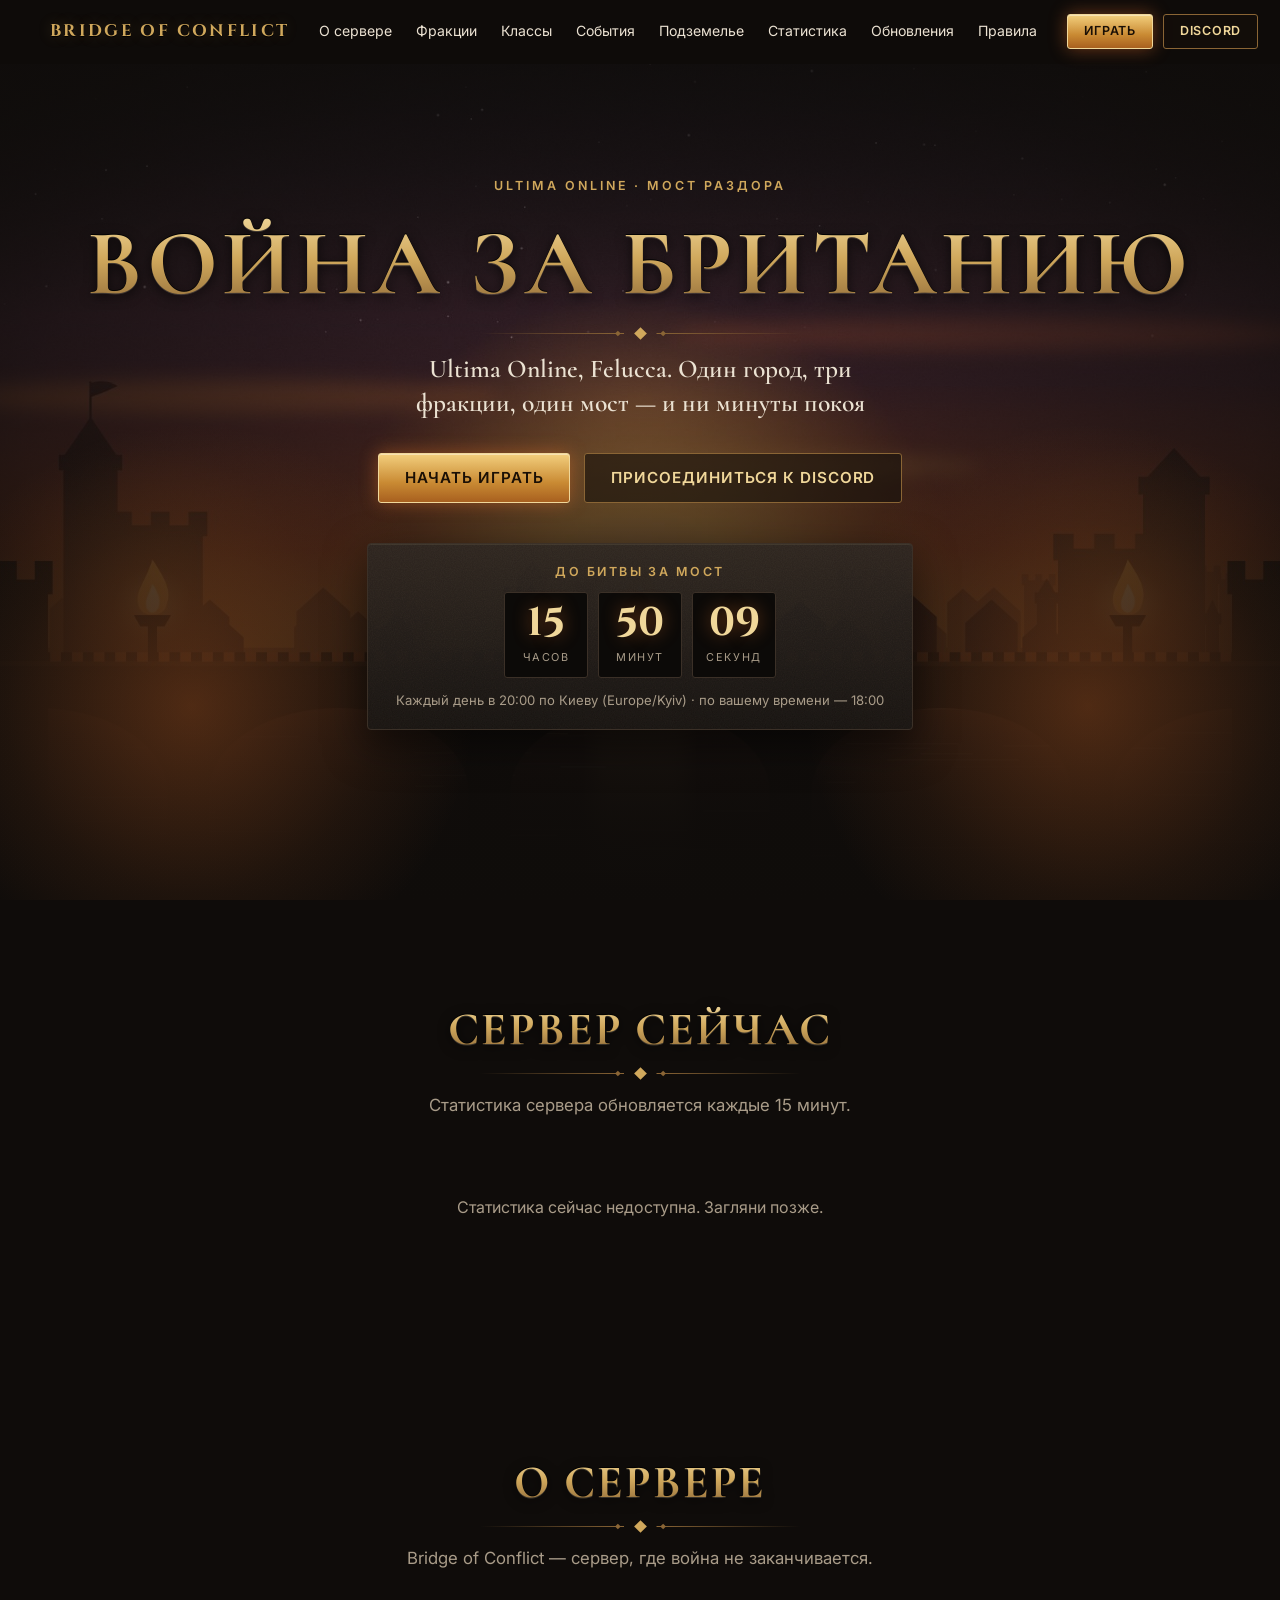
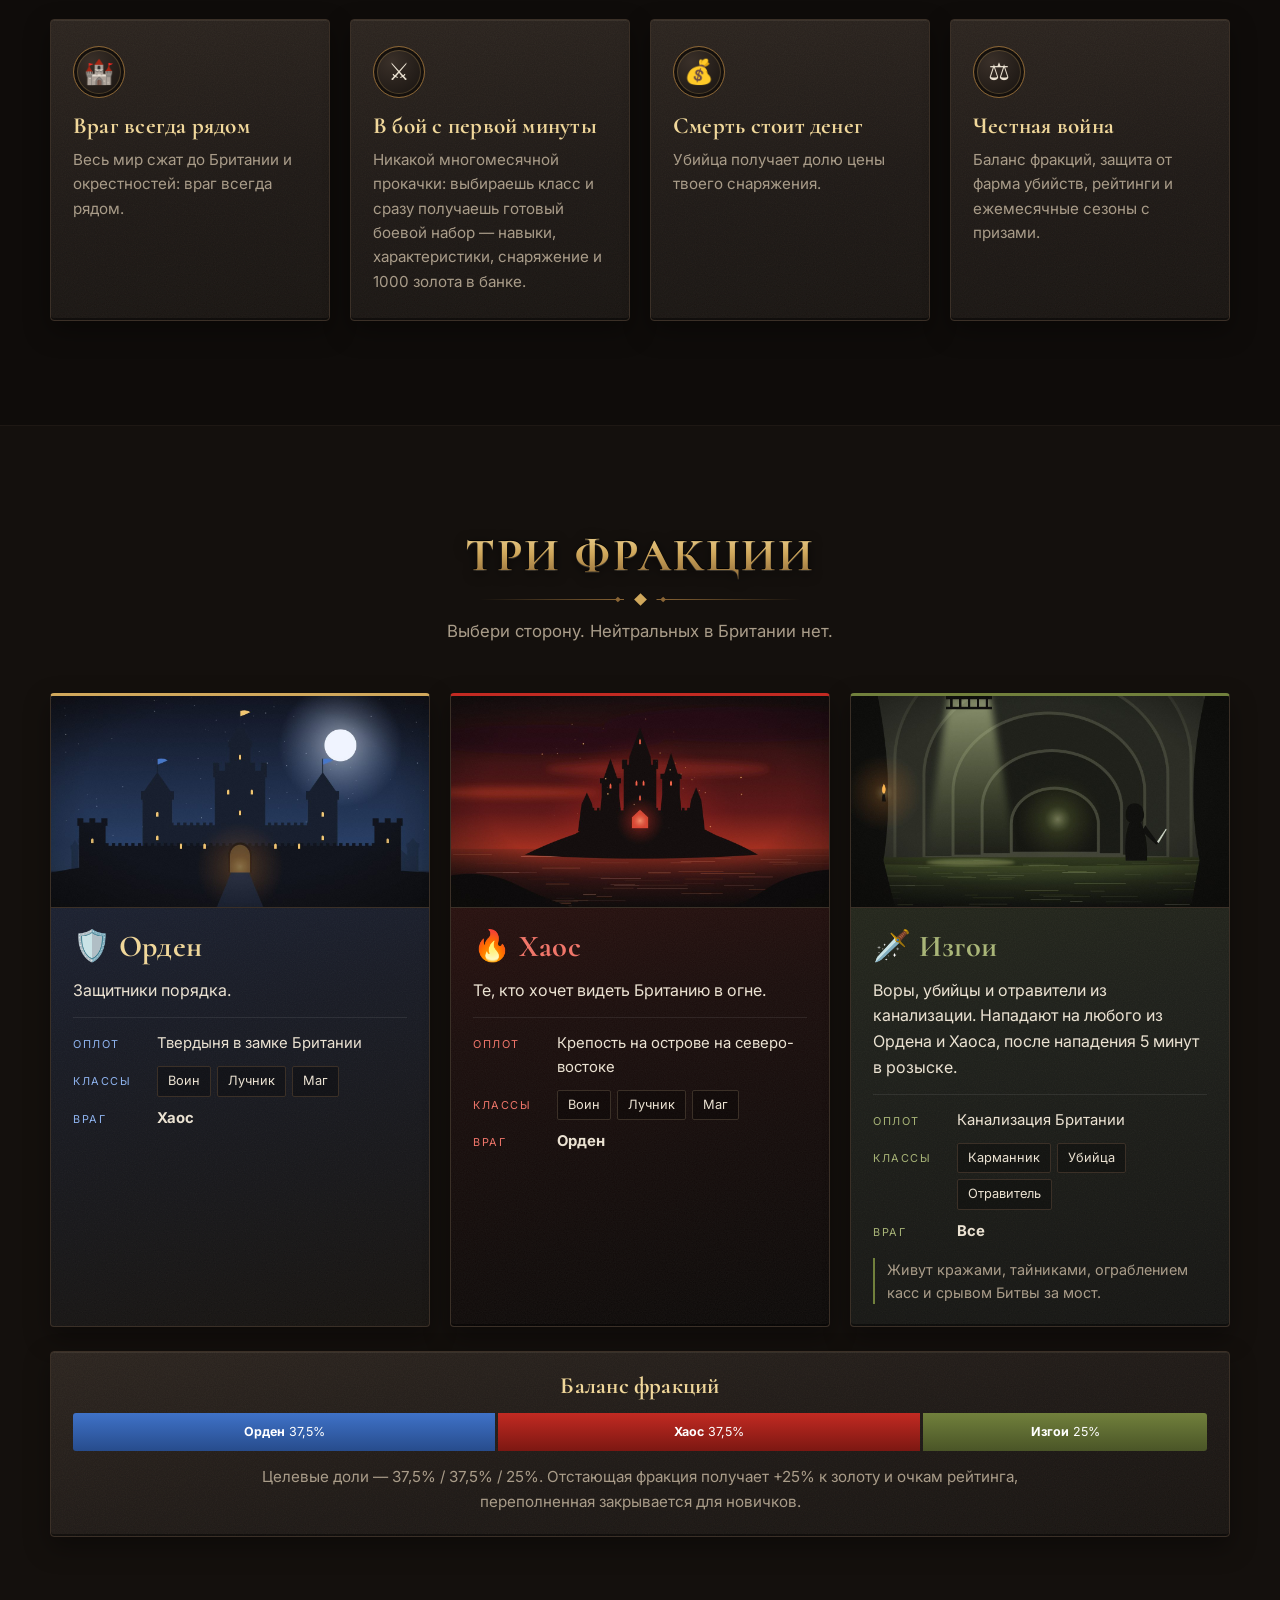
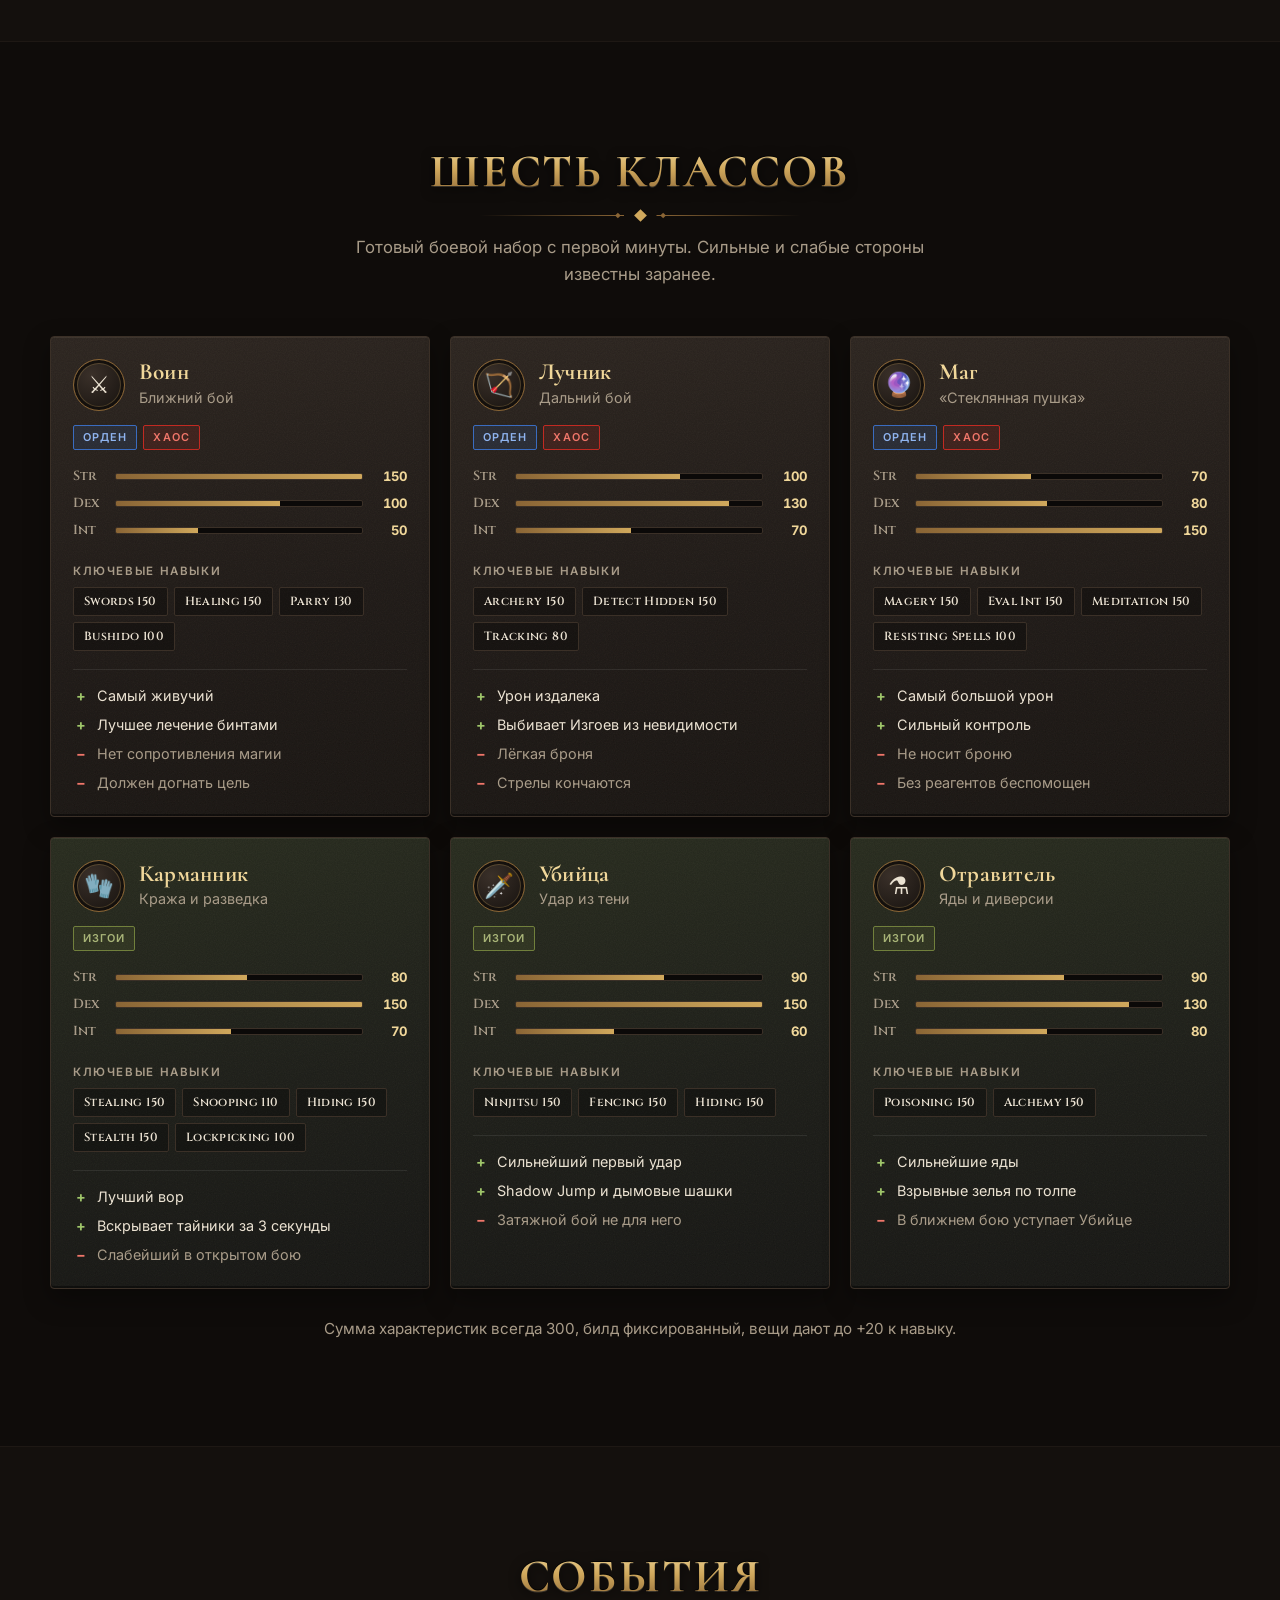
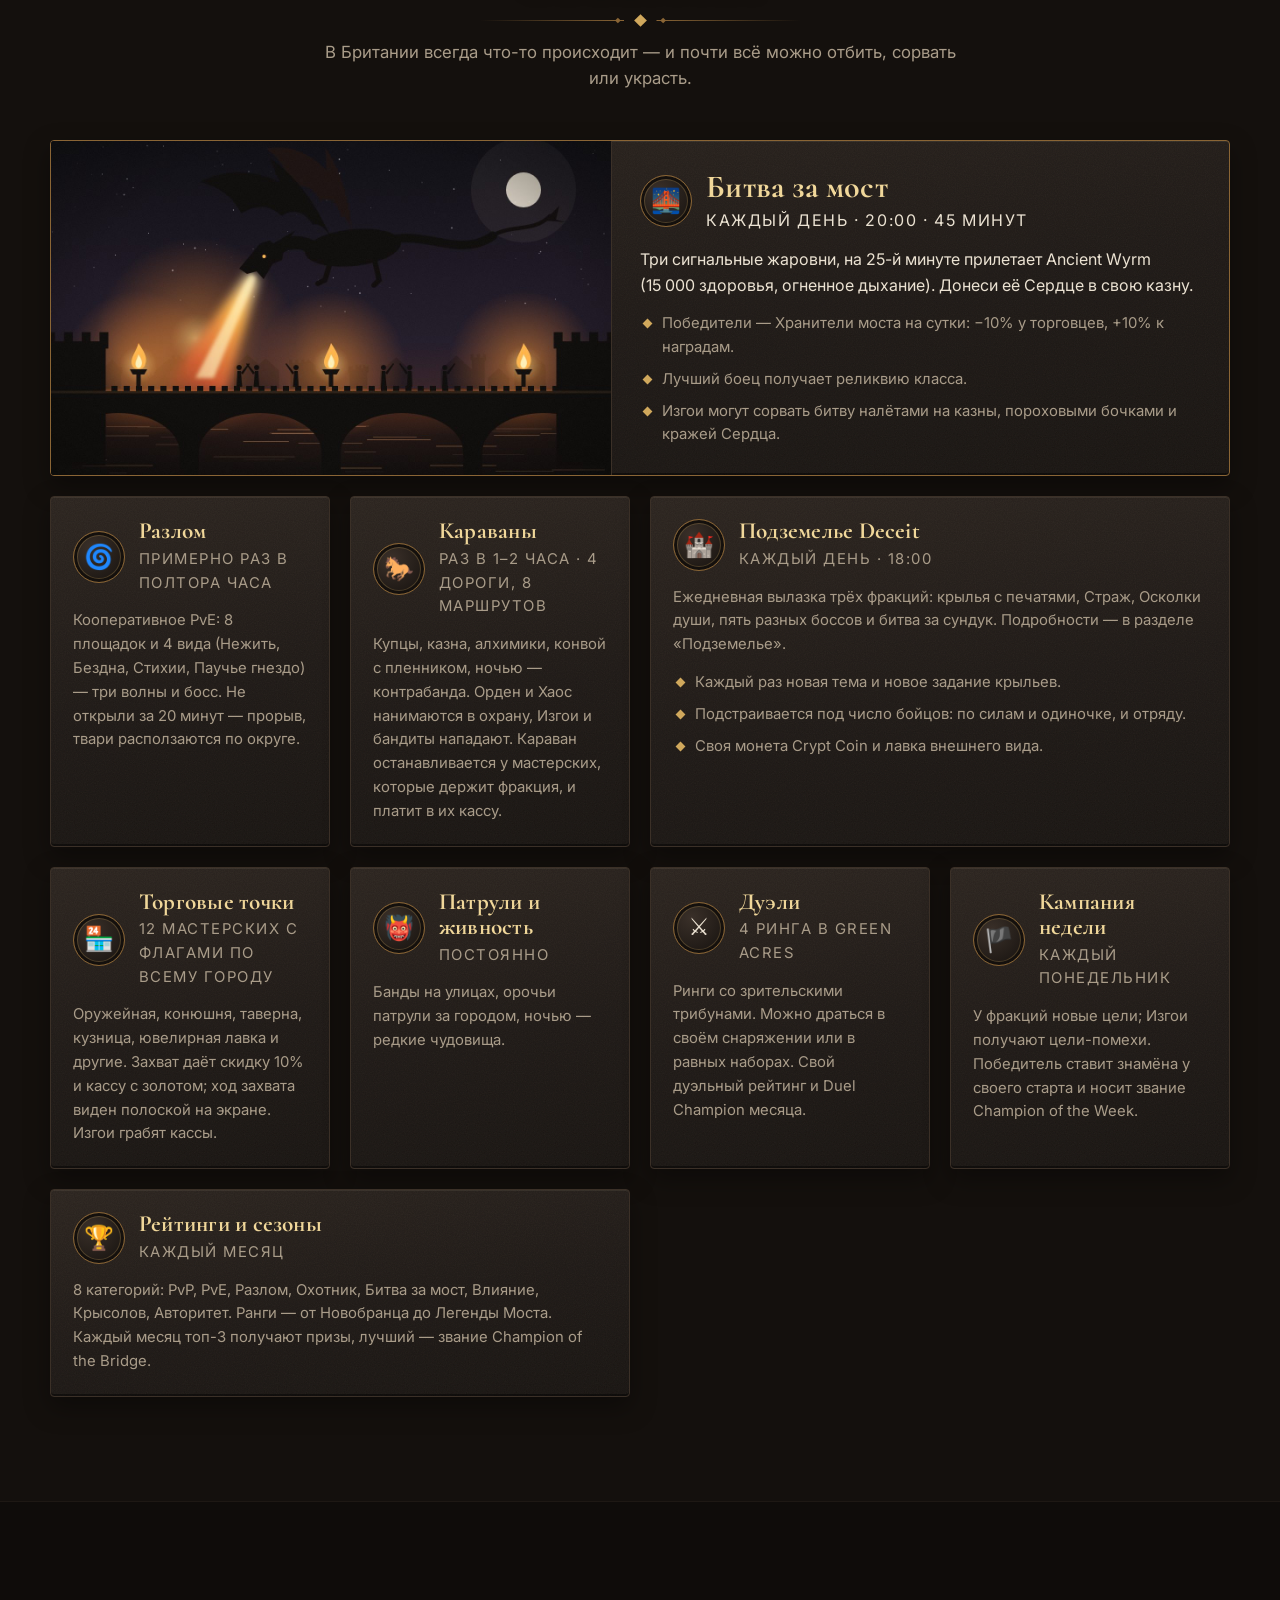
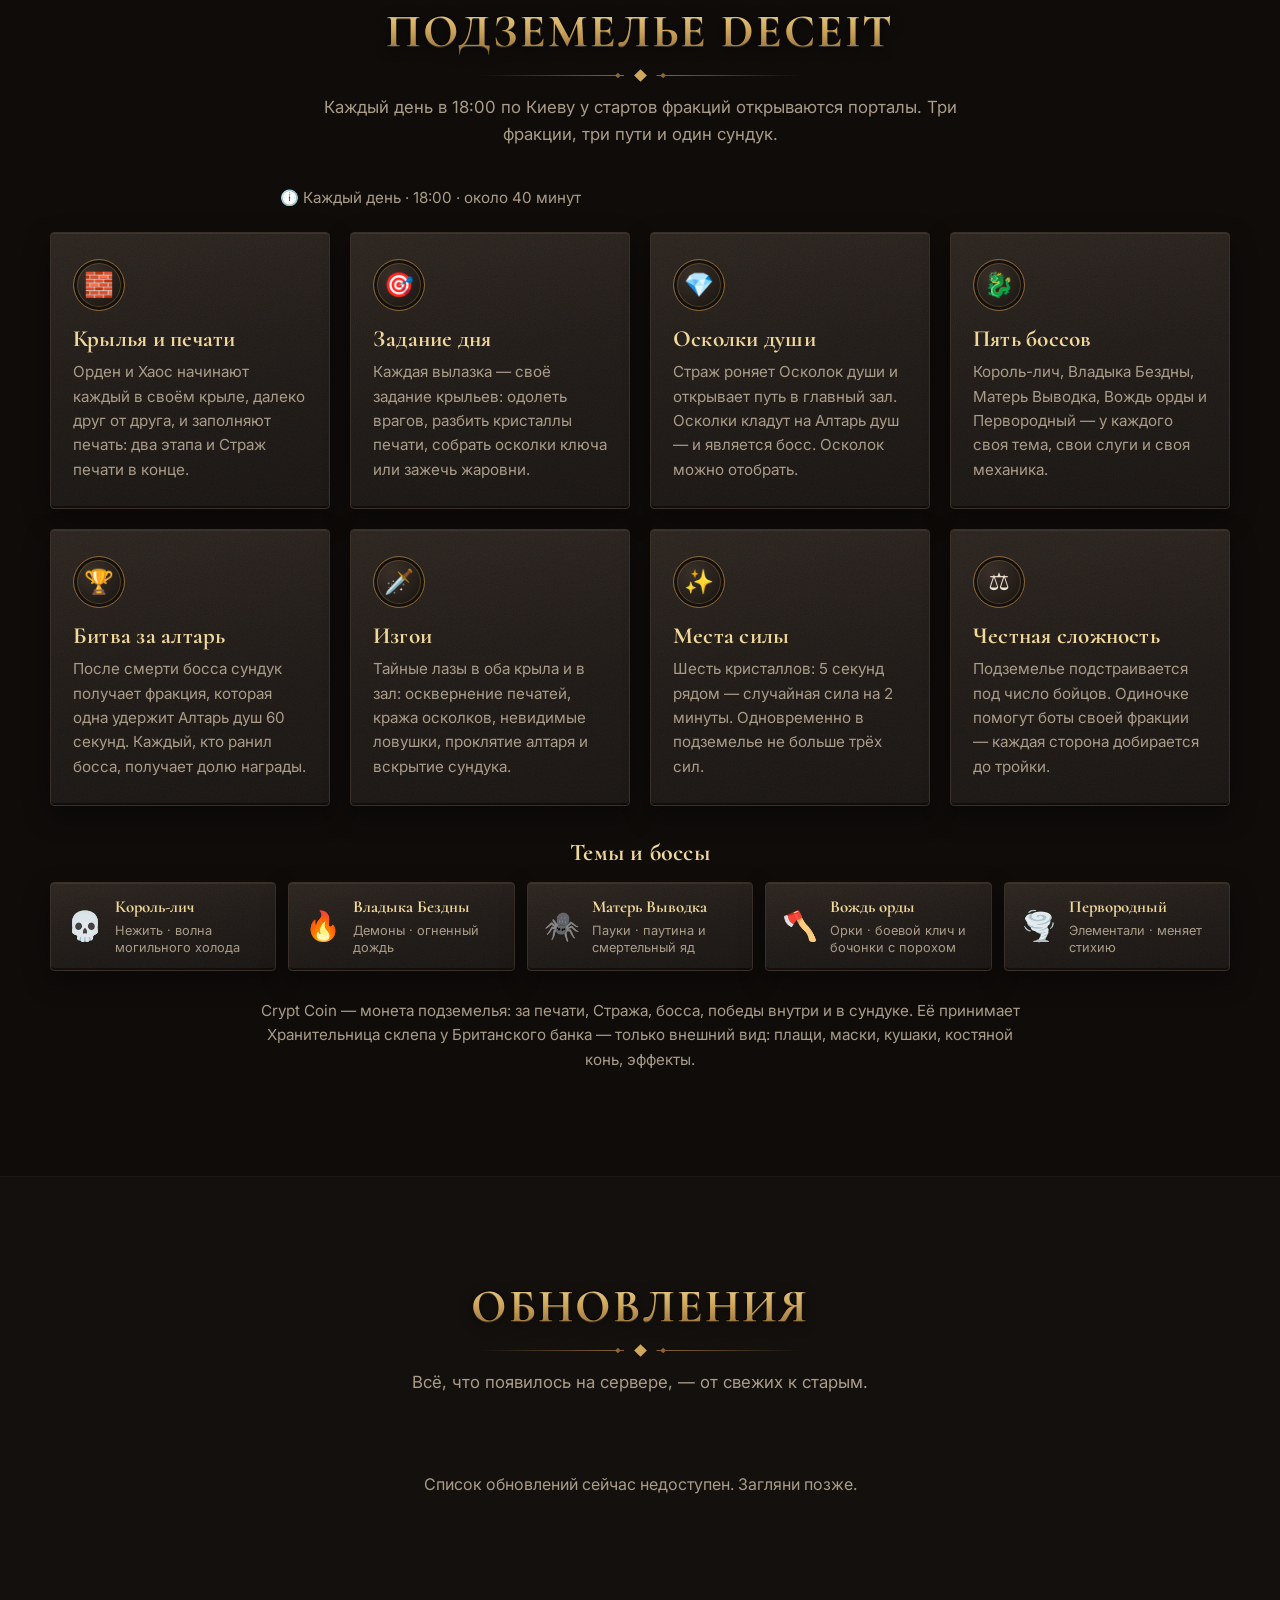
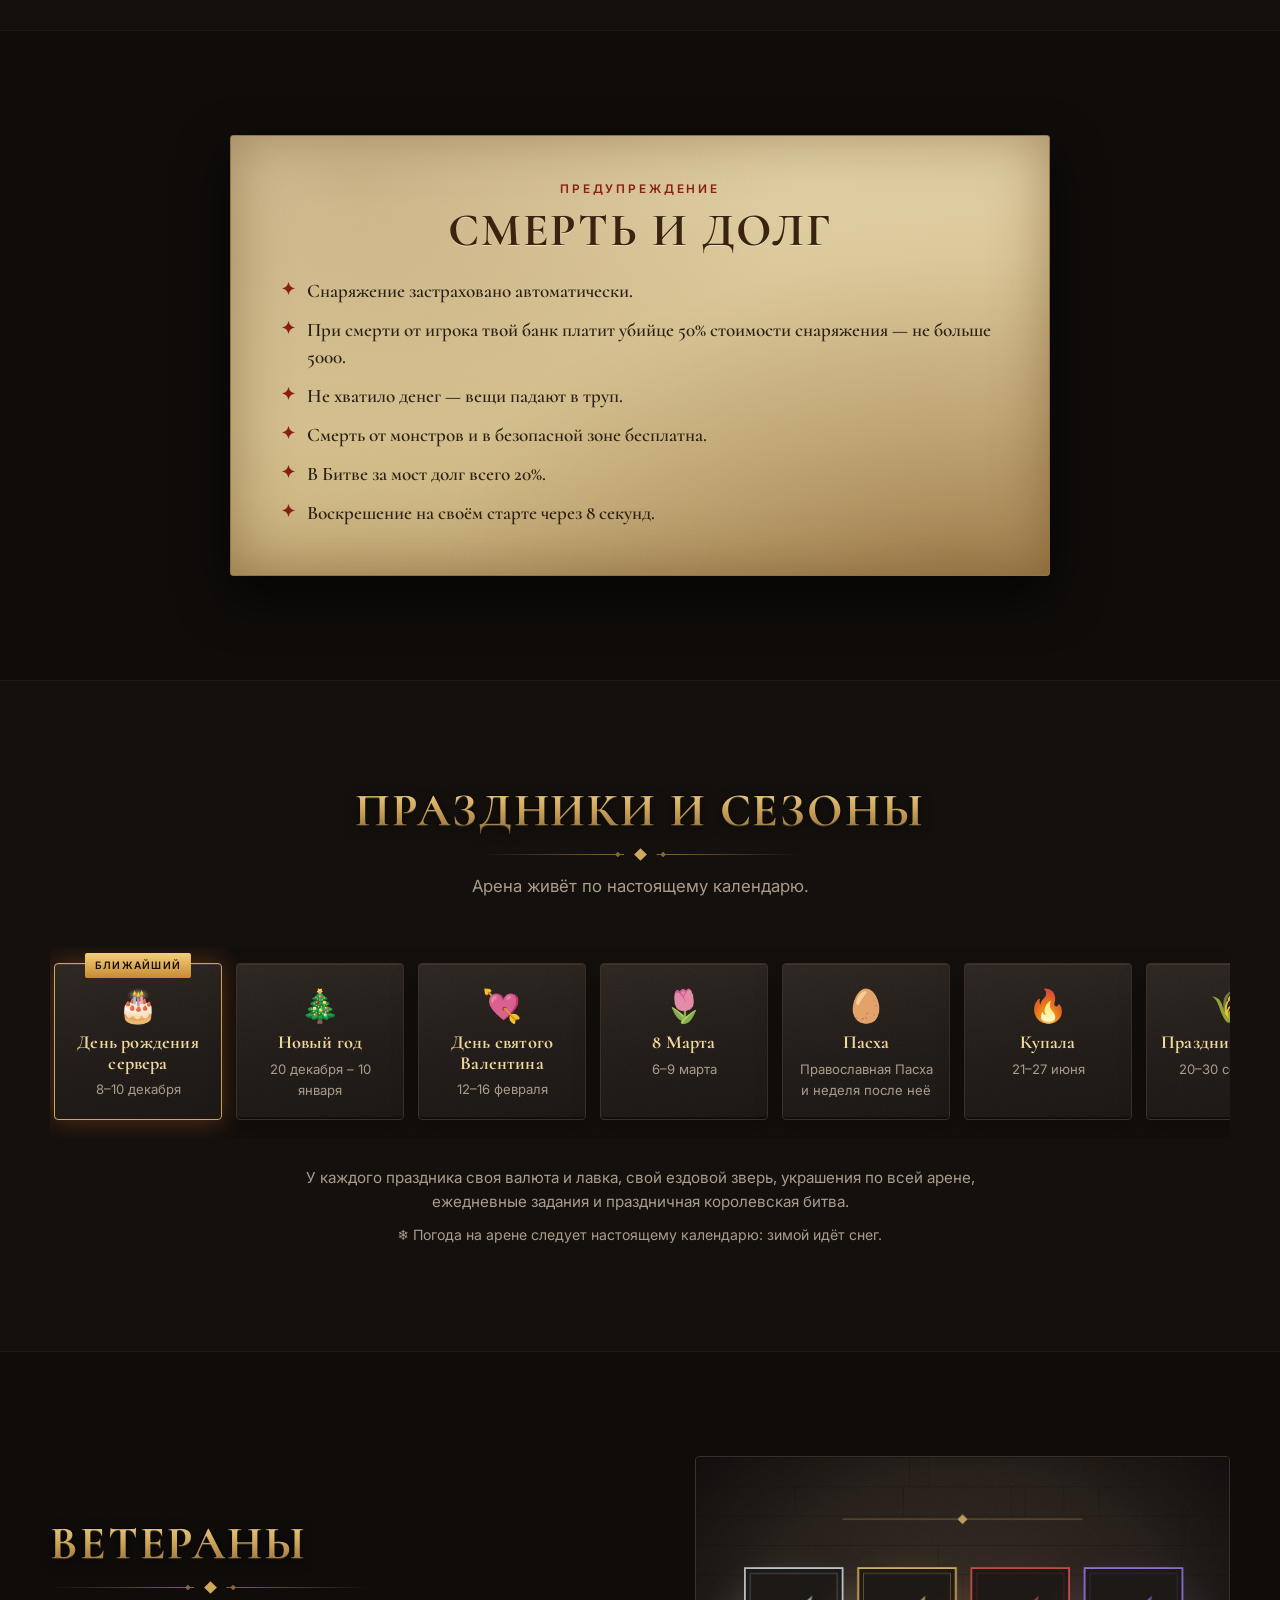
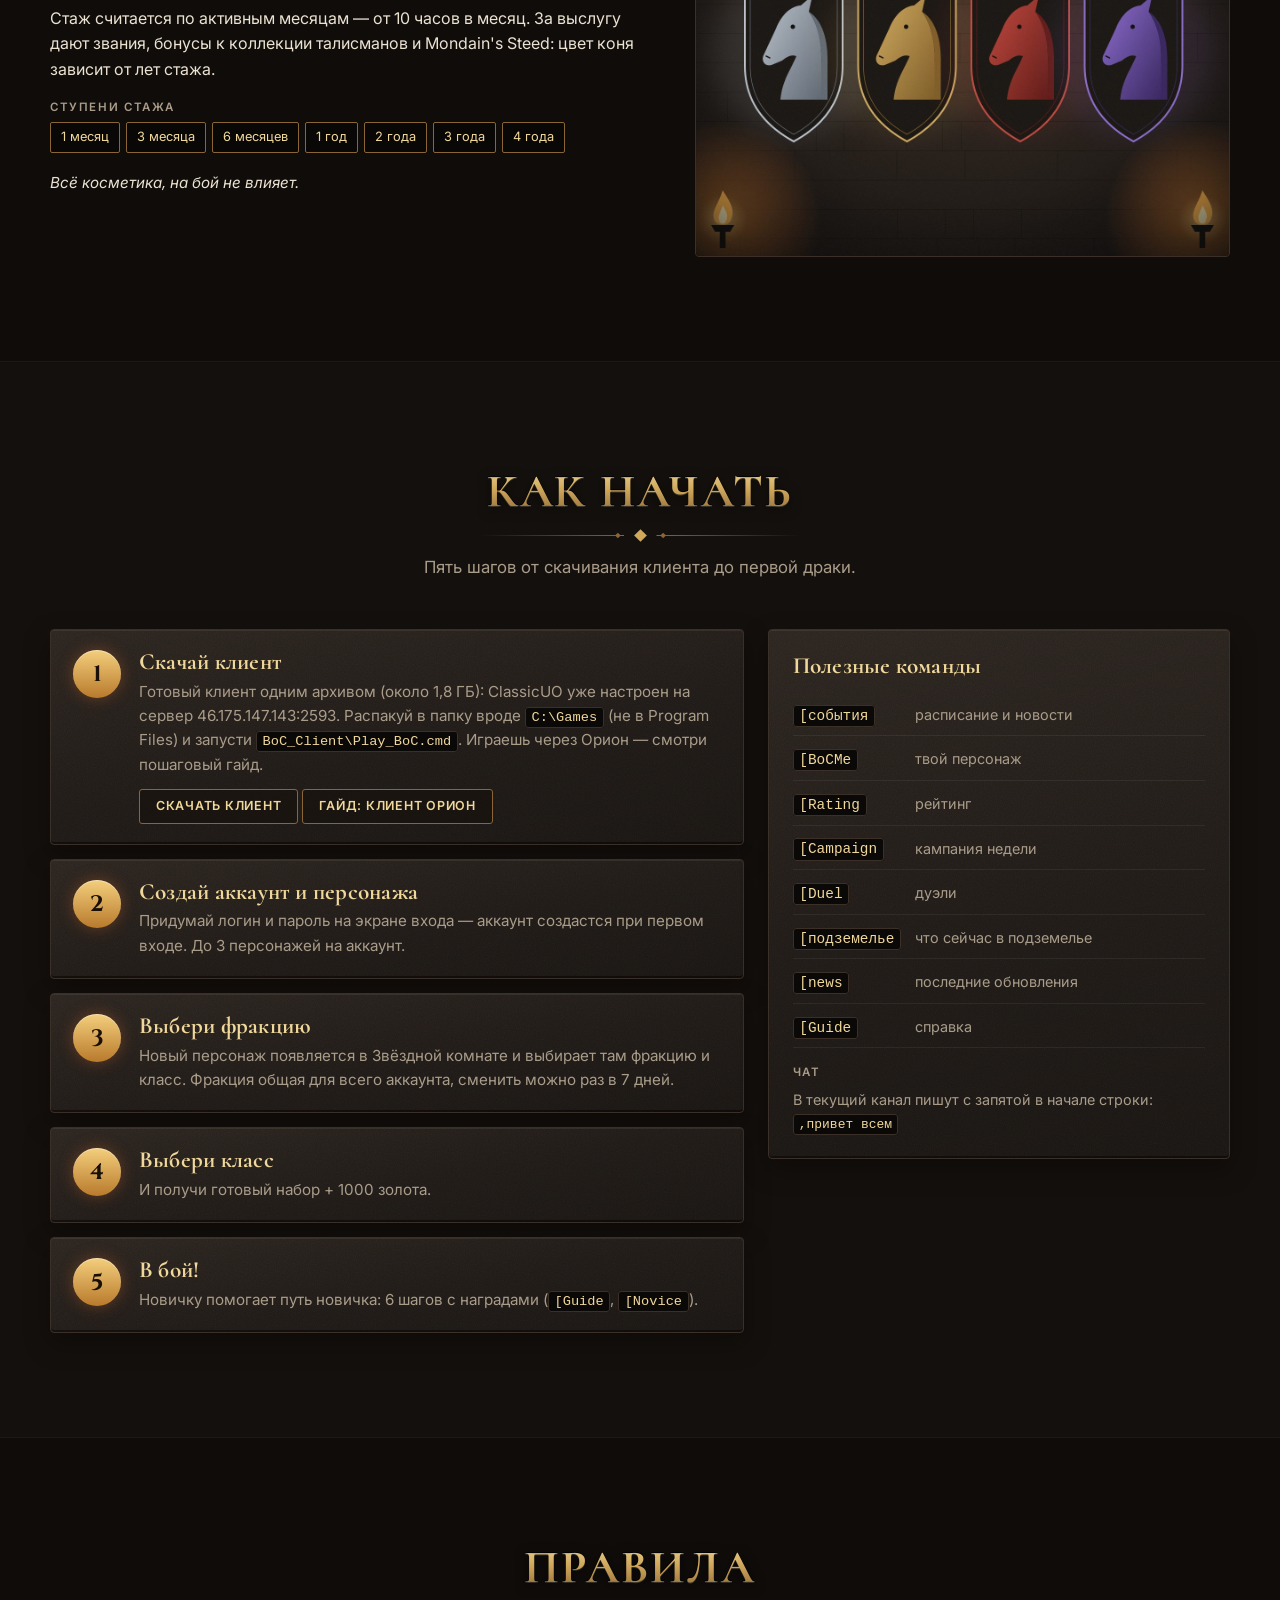
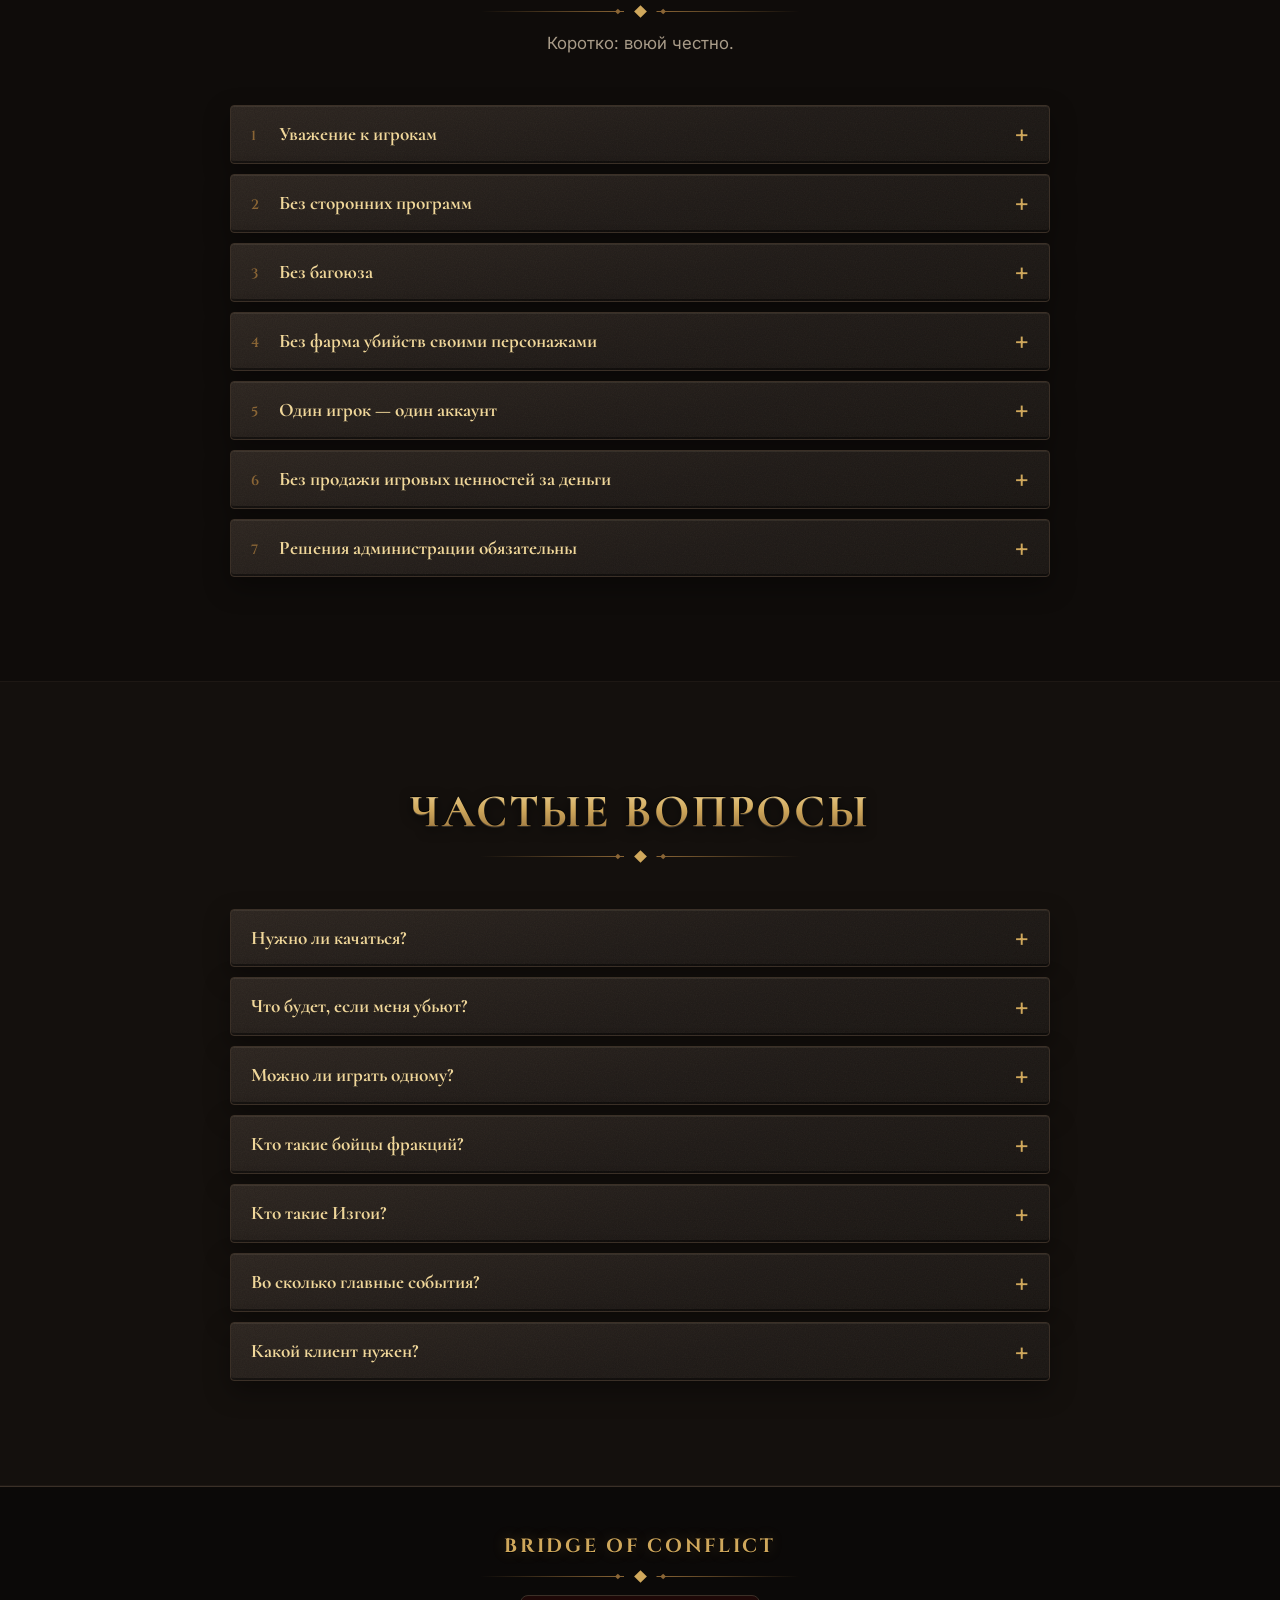
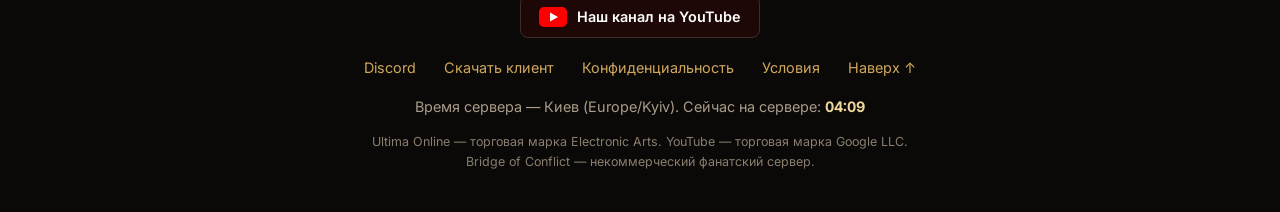
<file: index.html>
<!DOCTYPE html>
<html lang="ru">
<head>
  <meta charset="utf-8">
  <meta name="viewport" content="width=device-width, initial-scale=1">

  <!-- SEO: правьте title и description здесь -->
  <title>Bridge of Conflict — «Мост Раздора» | PvP-сервер Ultima Online</title>
  <meta name="description" content="Bridge of Conflict («Мост Раздора») — фанатский сервер Ultima Online, Felucca. Один город, три фракции, один мост. Без прокачки: выбери класс и сразу в бой. Битва за мост каждый день в 20:00 по Киеву.">
  <meta name="theme-color" content="#0f0c0a">

  <!-- Open Graph. После публикации замените og:image и og:url на полные адреса (https://ваш-сайт/...) — соцсети не понимают относительные пути -->
  <meta property="og:type" content="website">
  <meta property="og:locale" content="ru_RU">
  <meta property="og:site_name" content="Bridge of Conflict">
  <meta property="og:title" content="Bridge of Conflict — Война за Британию">
  <meta property="og:description" content="Ultima Online, Felucca. Один город, три фракции, один мост — и ни минуты покоя.">
  <meta property="og:url" content="https://ossk1az.github.io/boc-site/">
  <meta property="og:image" content="https://ossk1az.github.io/boc-site/img/og.jpg">
  <meta property="og:image:width" content="1200">
  <meta property="og:image:height" content="630">
  <meta name="twitter:card" content="summary_large_image">

  <!-- Favicon-заглушка: замените img/favicon.svg своим значком -->
  <link rel="icon" href="img/favicon.svg" type="image/svg+xml">

  <link rel="preconnect" href="https://fonts.googleapis.com">
  <link rel="preconnect" href="https://fonts.gstatic.com" crossorigin>
  <link href="https://fonts.googleapis.com/css2?family=Cinzel:wght@600;700&family=Cormorant:wght@600;700&family=Inter:wght@400;500;600&display=swap" rel="stylesheet">

  <link rel="stylesheet" href="css/style.css?v=202611271900">
  <script>document.documentElement.classList.add('js');</script>
</head>
<body>
  <a class="skip" href="#main">К содержимому</a>

  <header class="header" id="header"></header>
  <main id="main"></main>
  <footer class="footer" id="footer"></footer>

  <noscript>
    <div class="noscript">
      <h1>Bridge of Conflict — Война за Британию</h1>
      <p>Ultima Online, Felucca. Один город, три фракции, один мост — и ни минуты покоя. Включите JavaScript, чтобы увидеть сайт целиком.</p>
    </div>
  </noscript>

  <!-- Все тексты и ссылки — в js/content.js -->
  <script src="js/content.js?v=202611271900"></script>
  <script src="js/main.js?v=202611271900"></script>
</body>
</html>
</file>
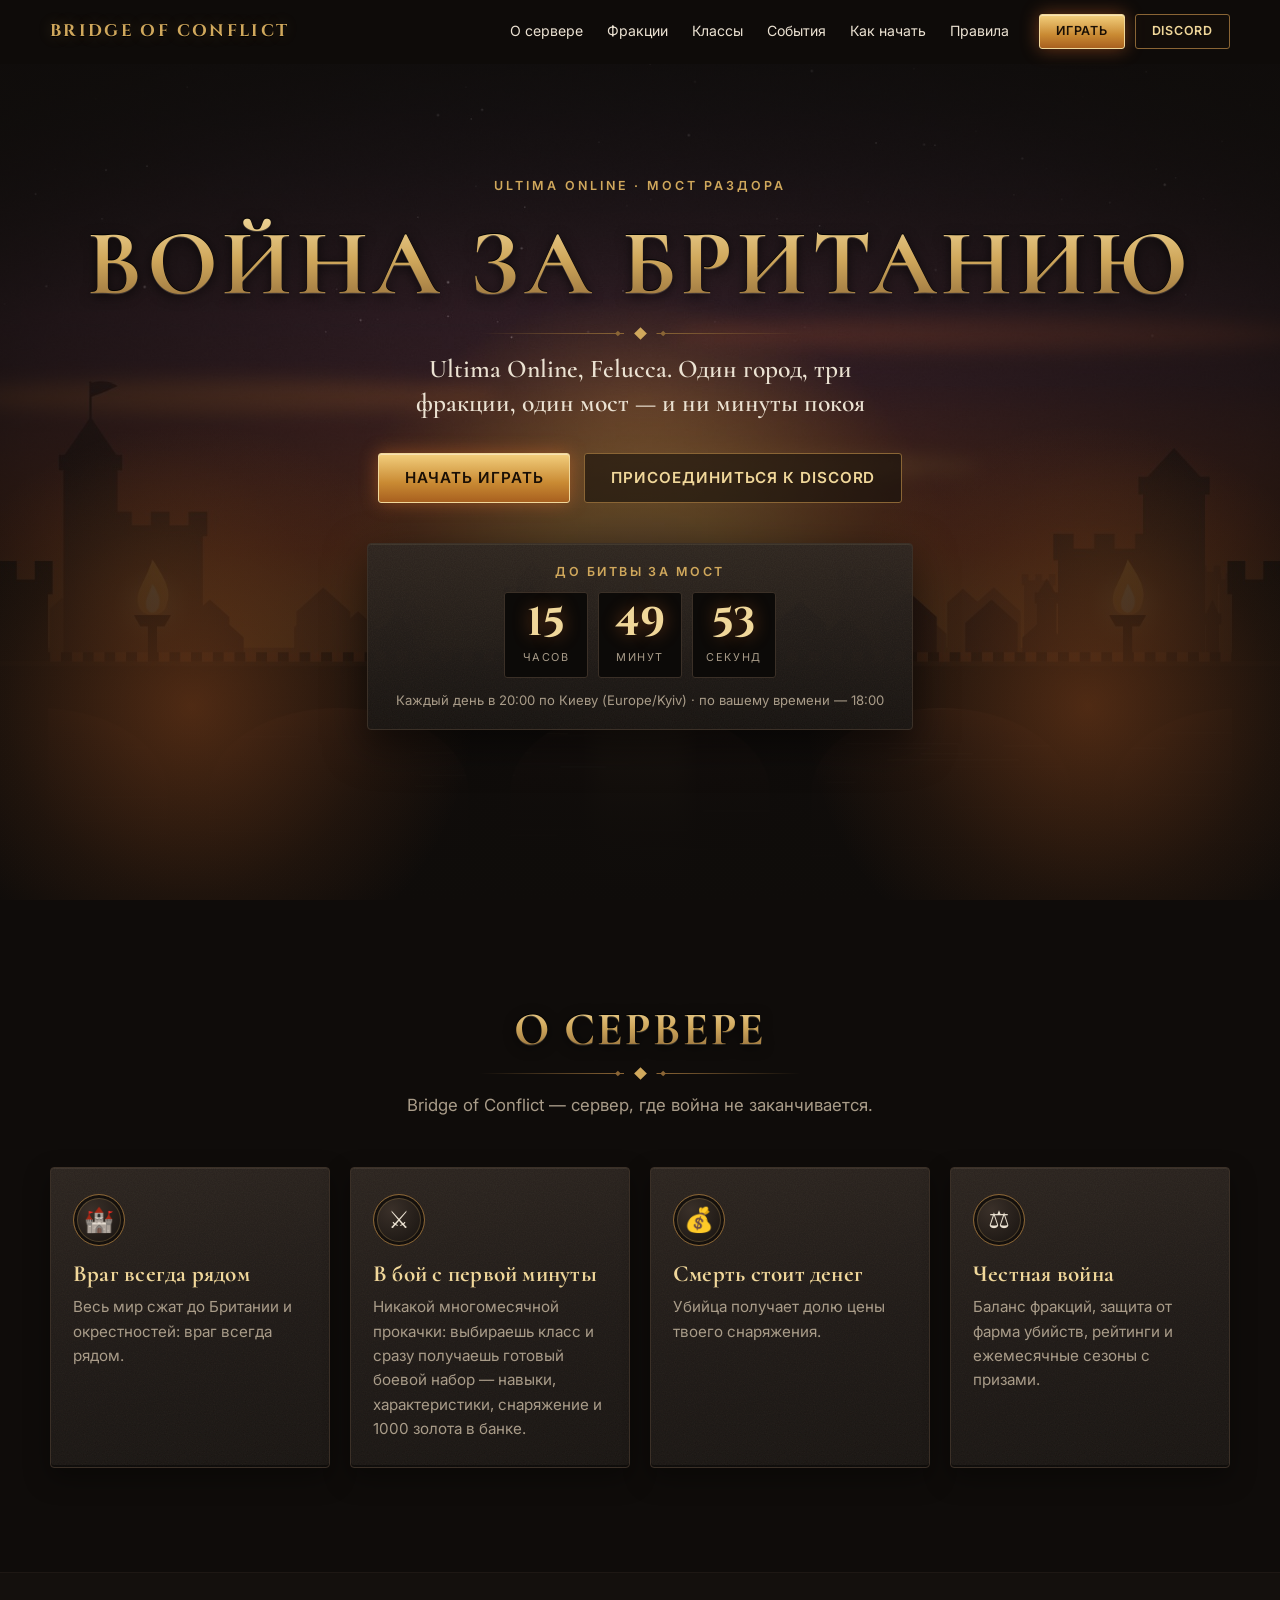
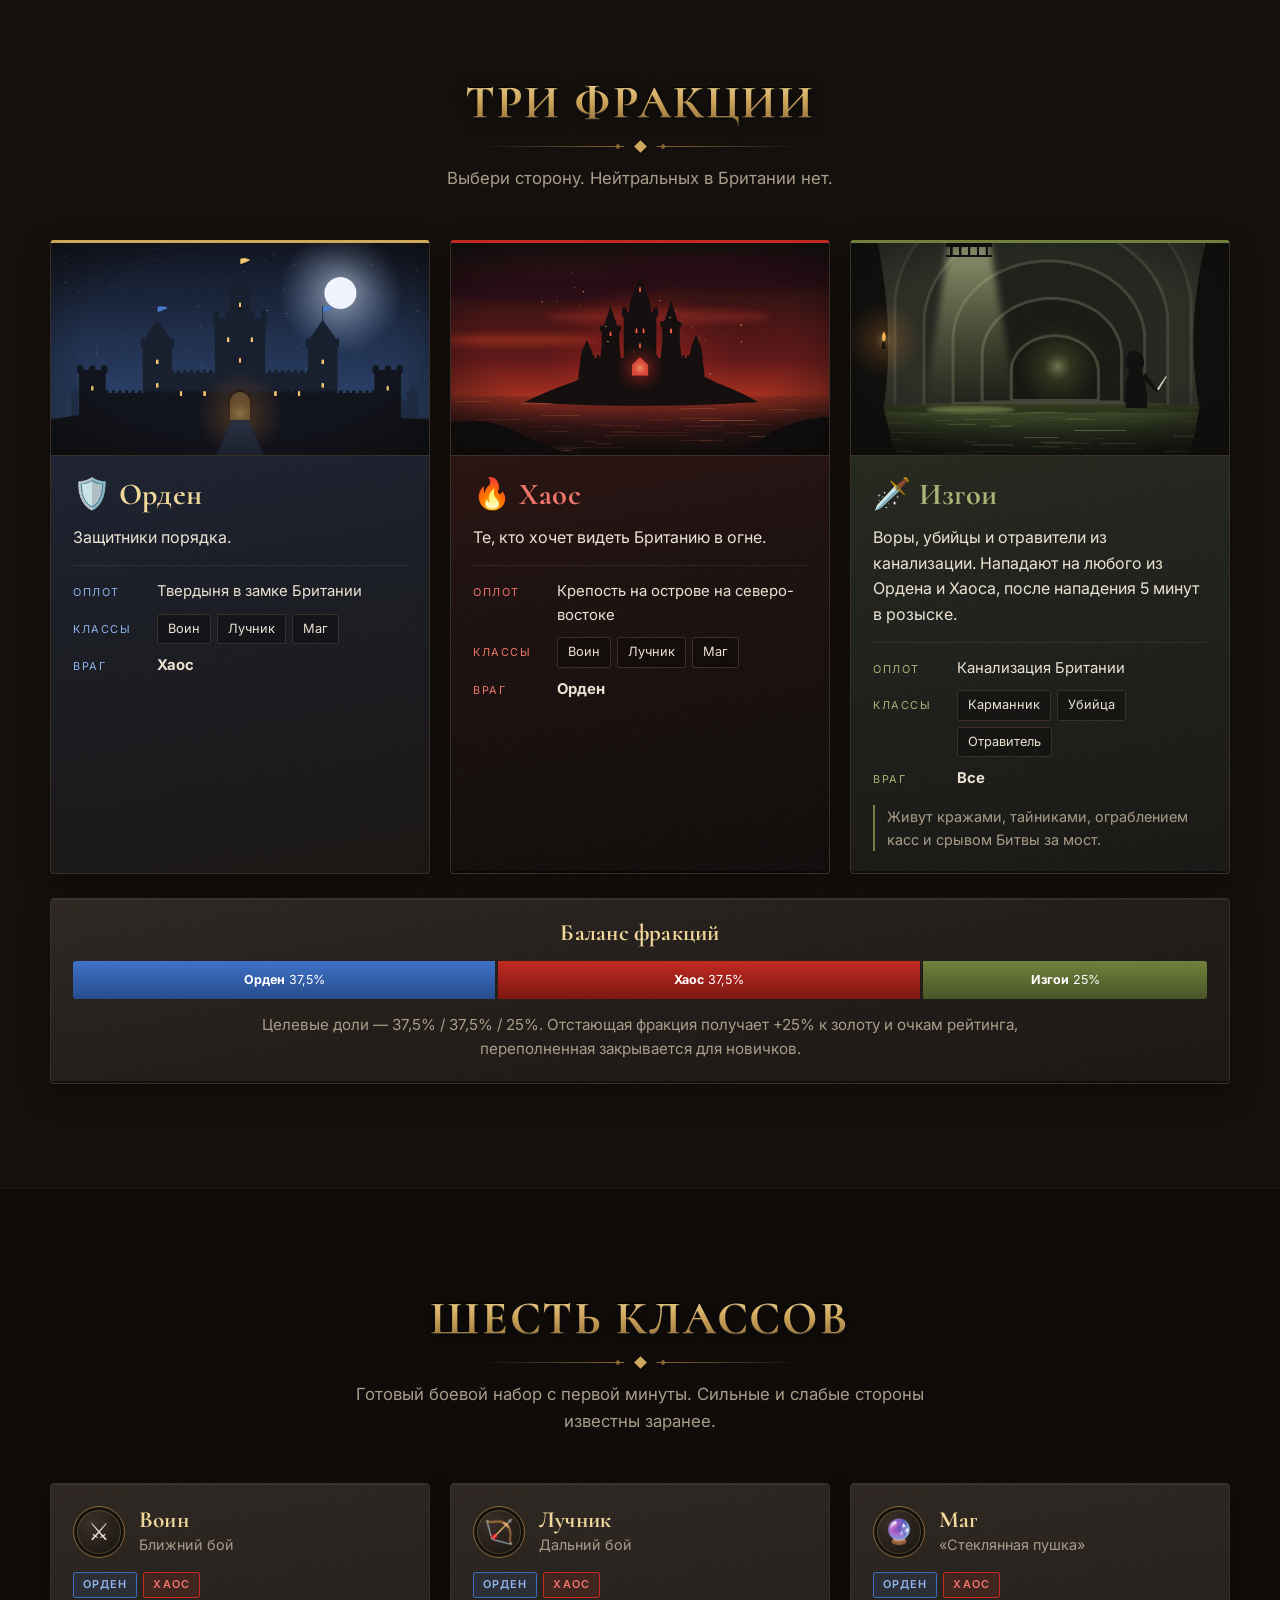
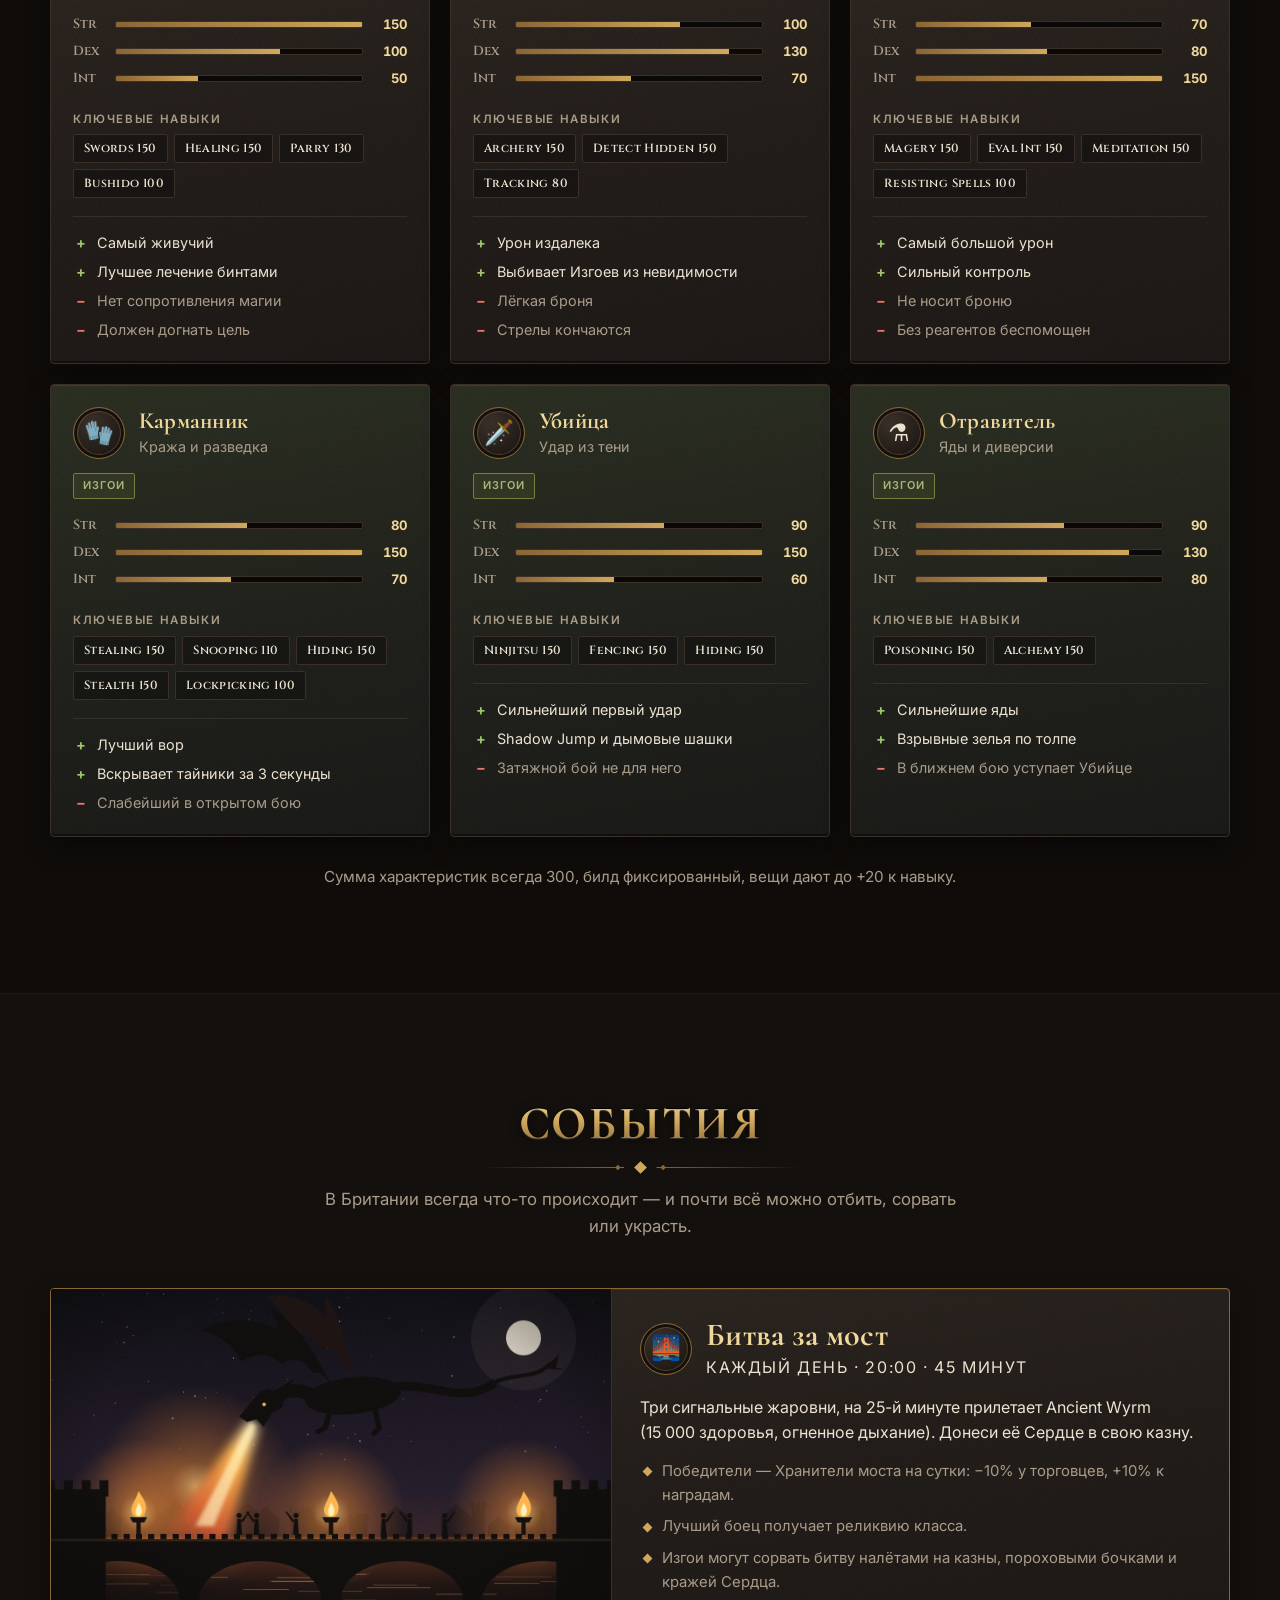
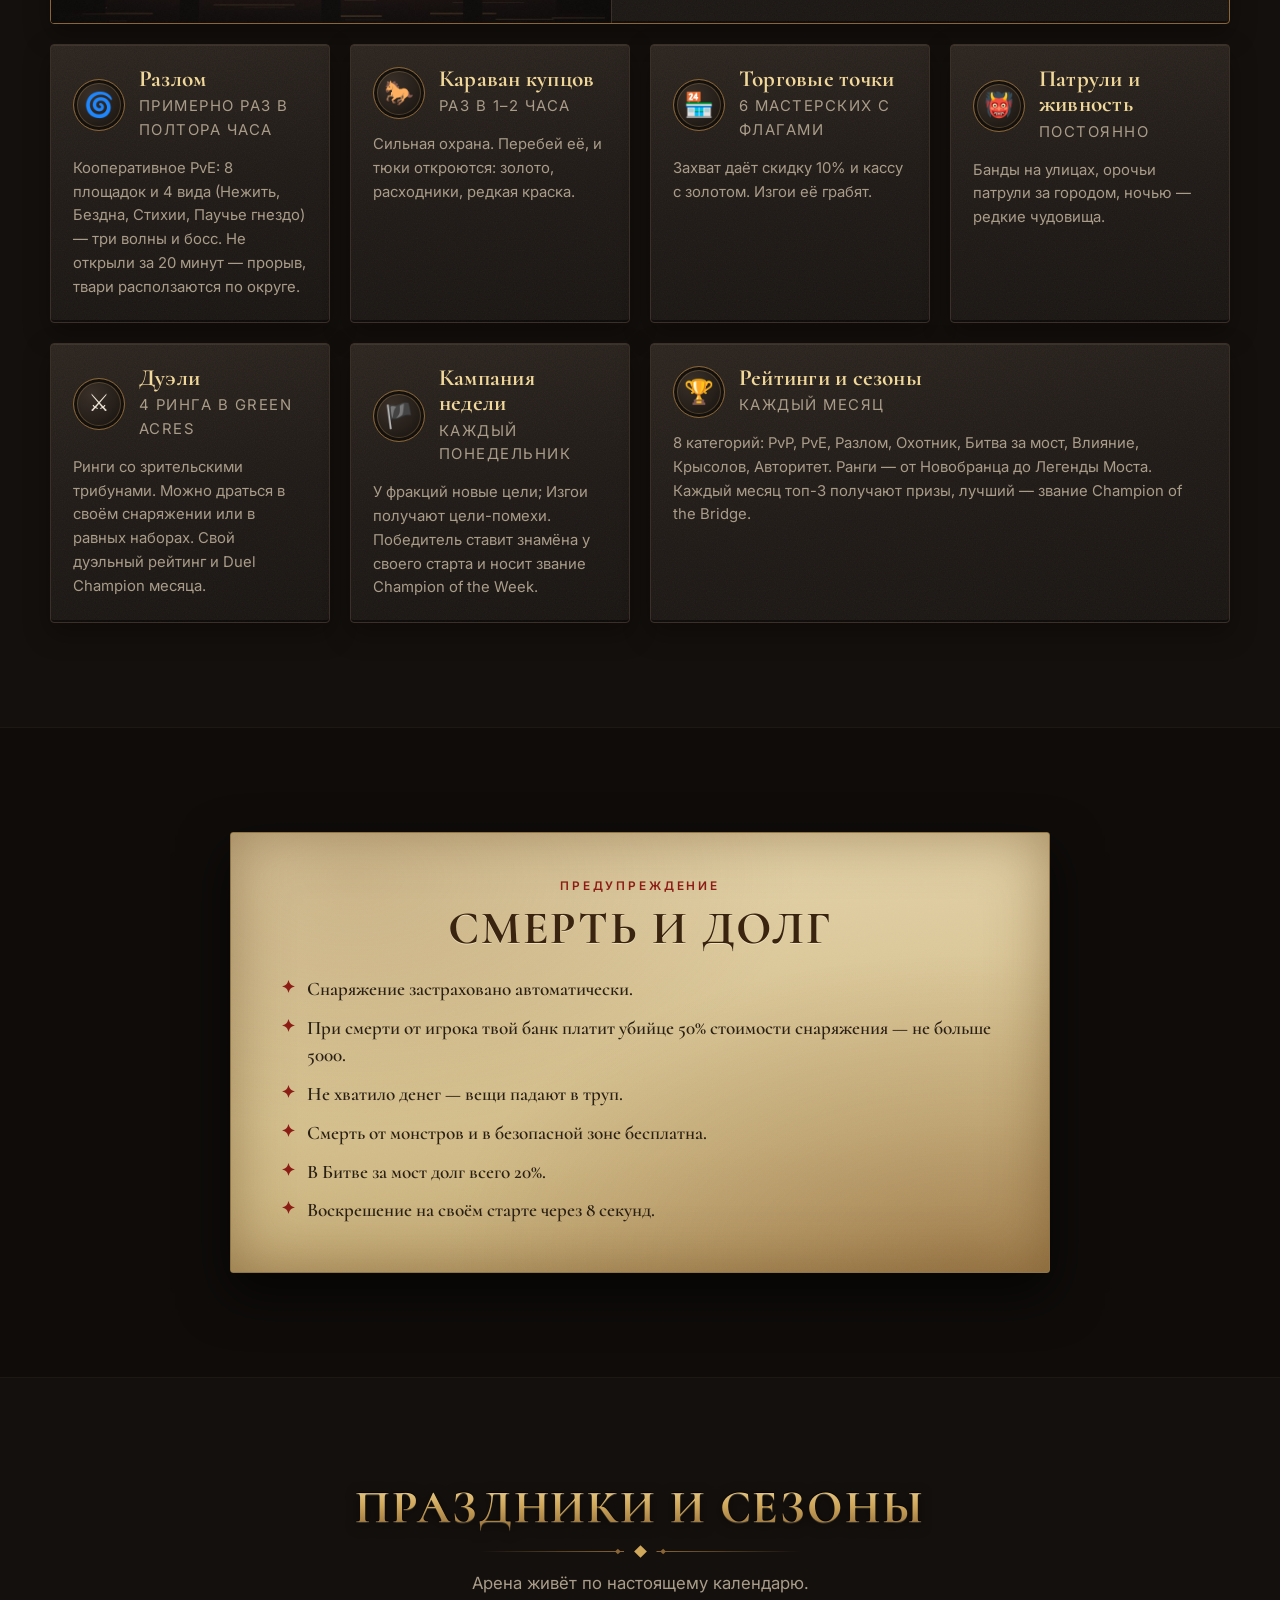
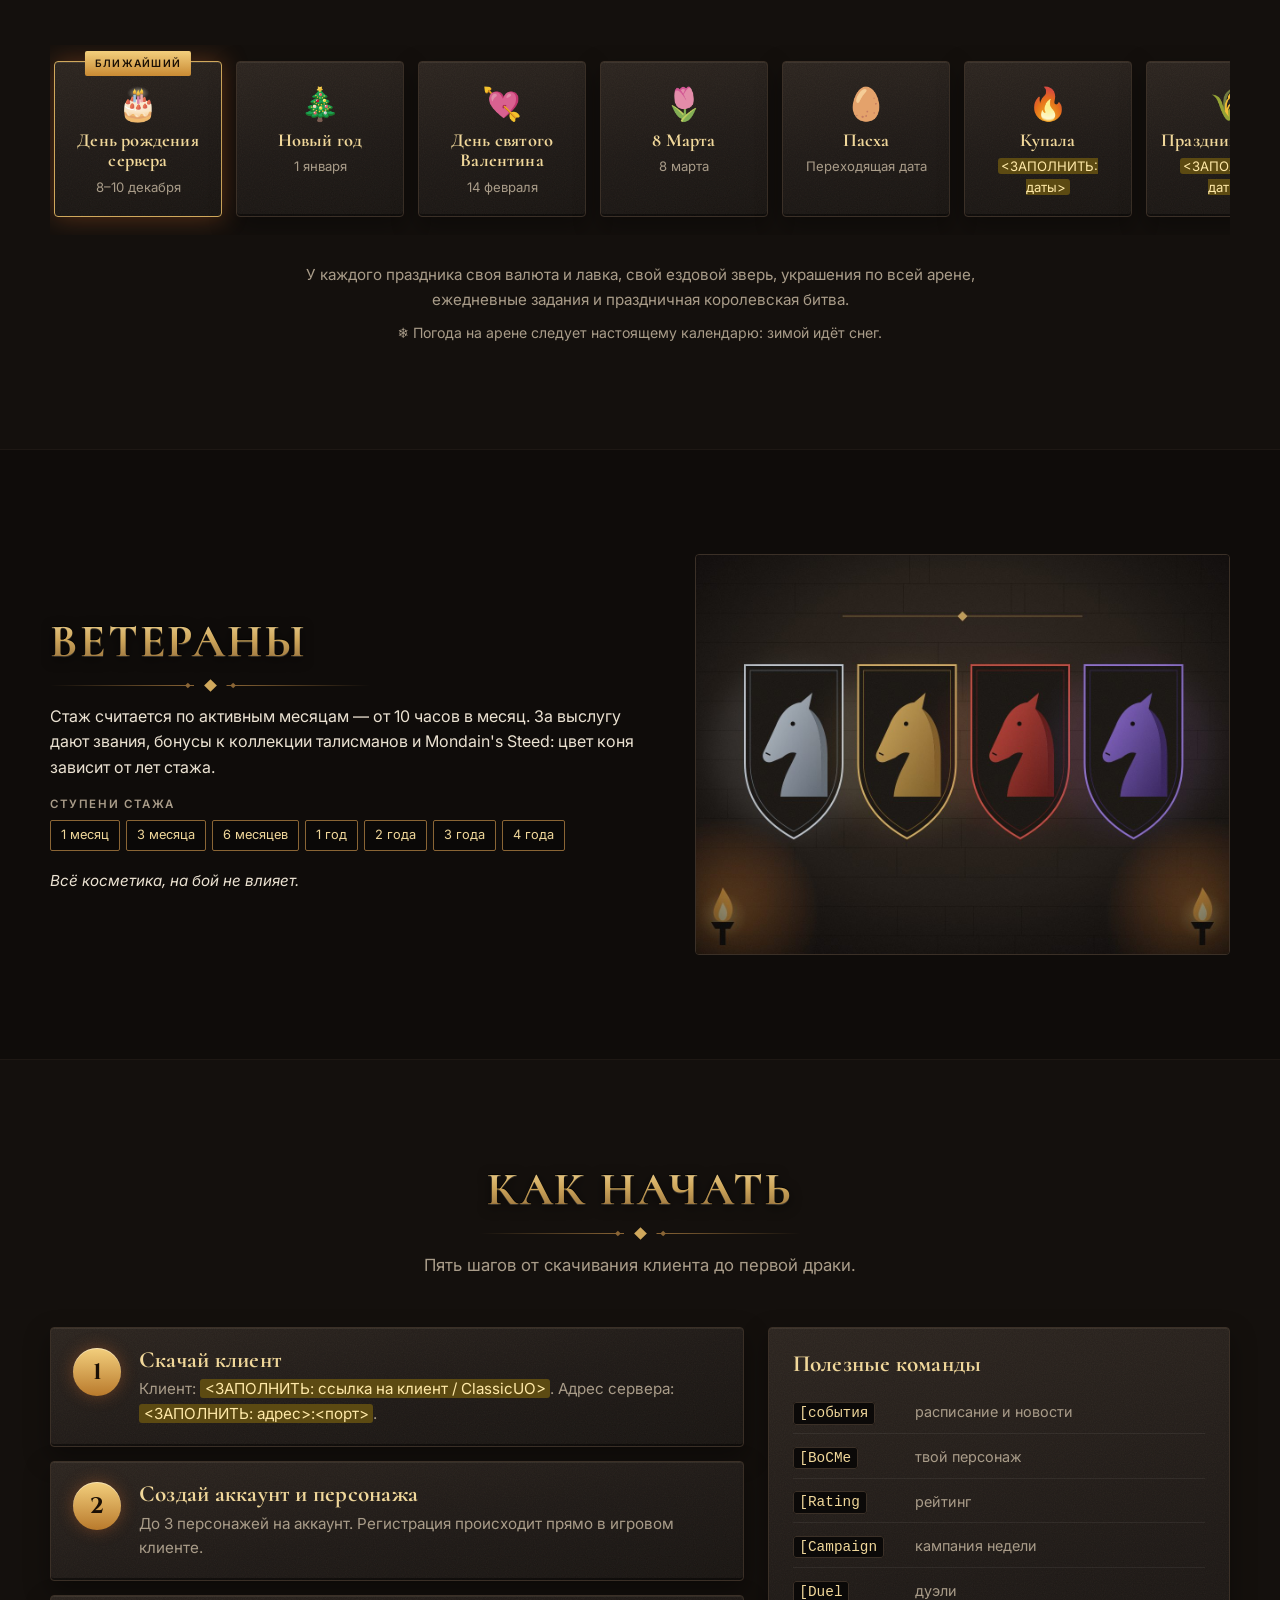
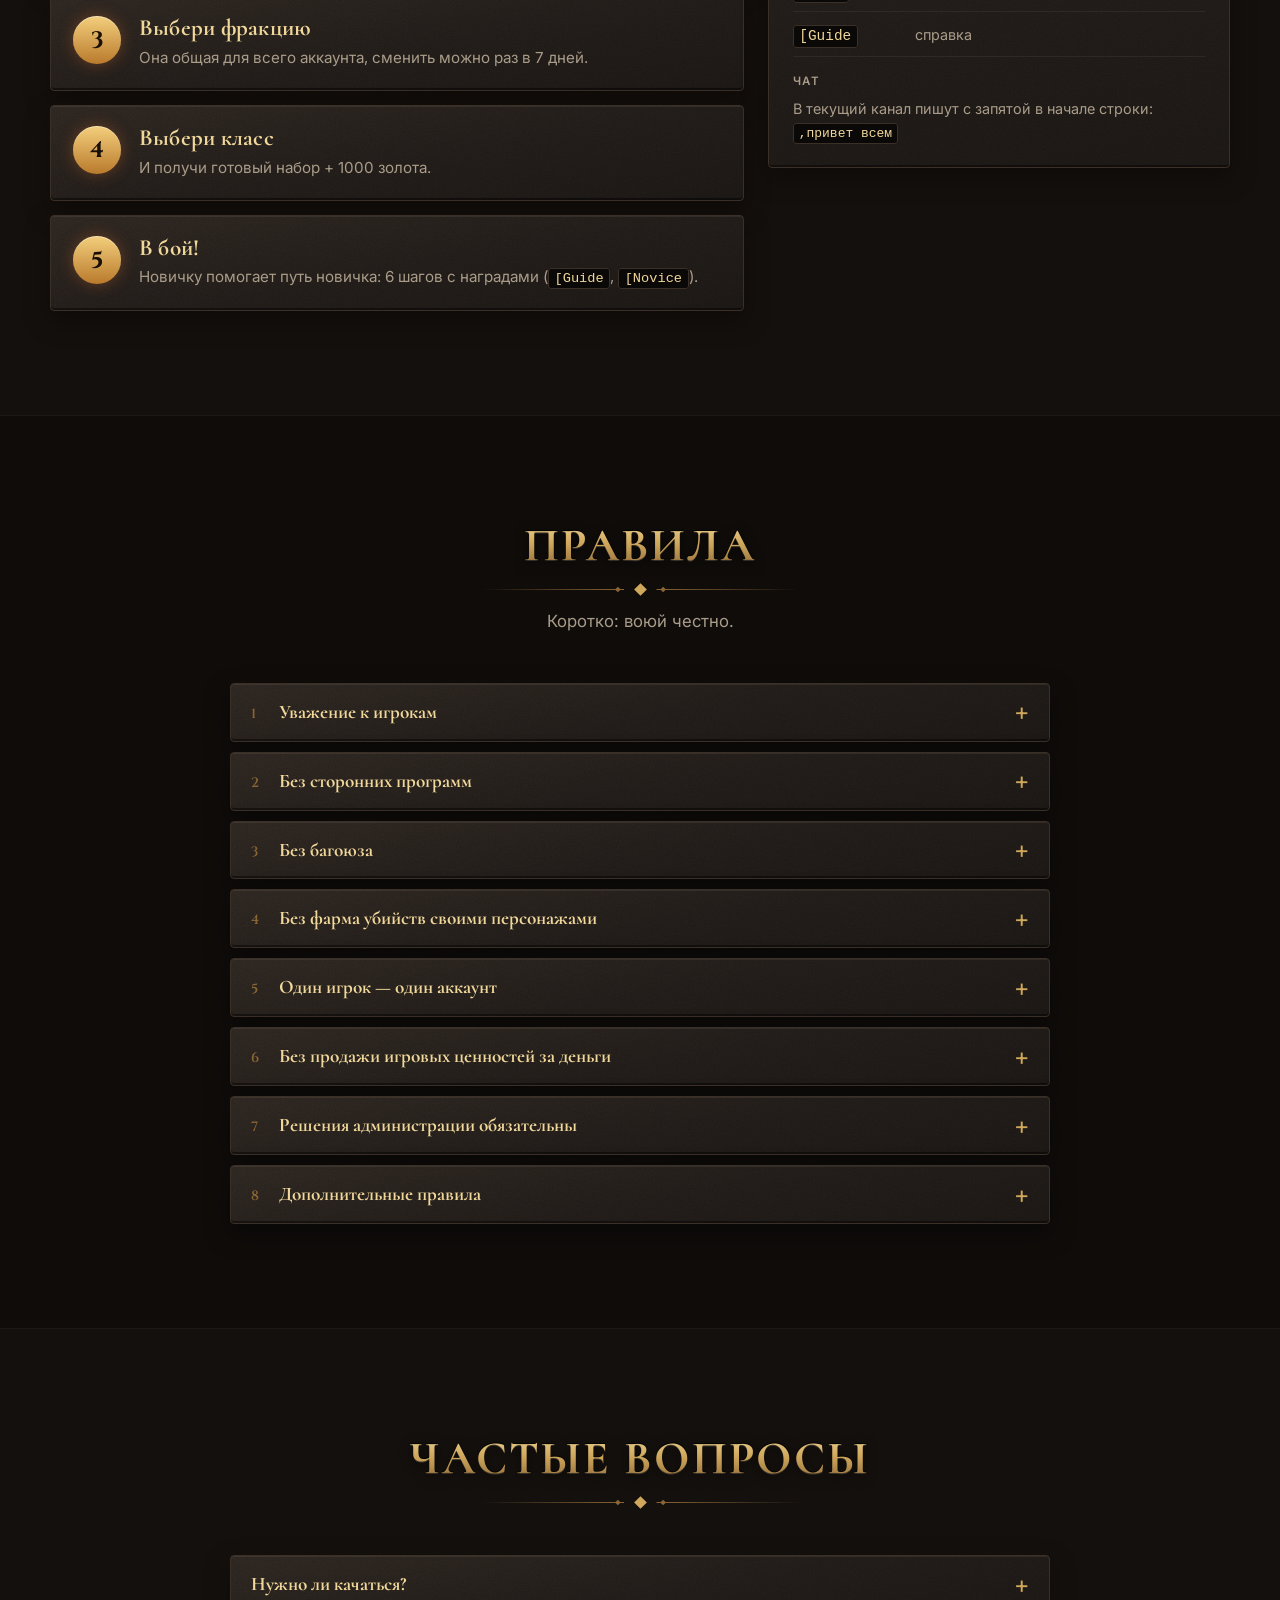
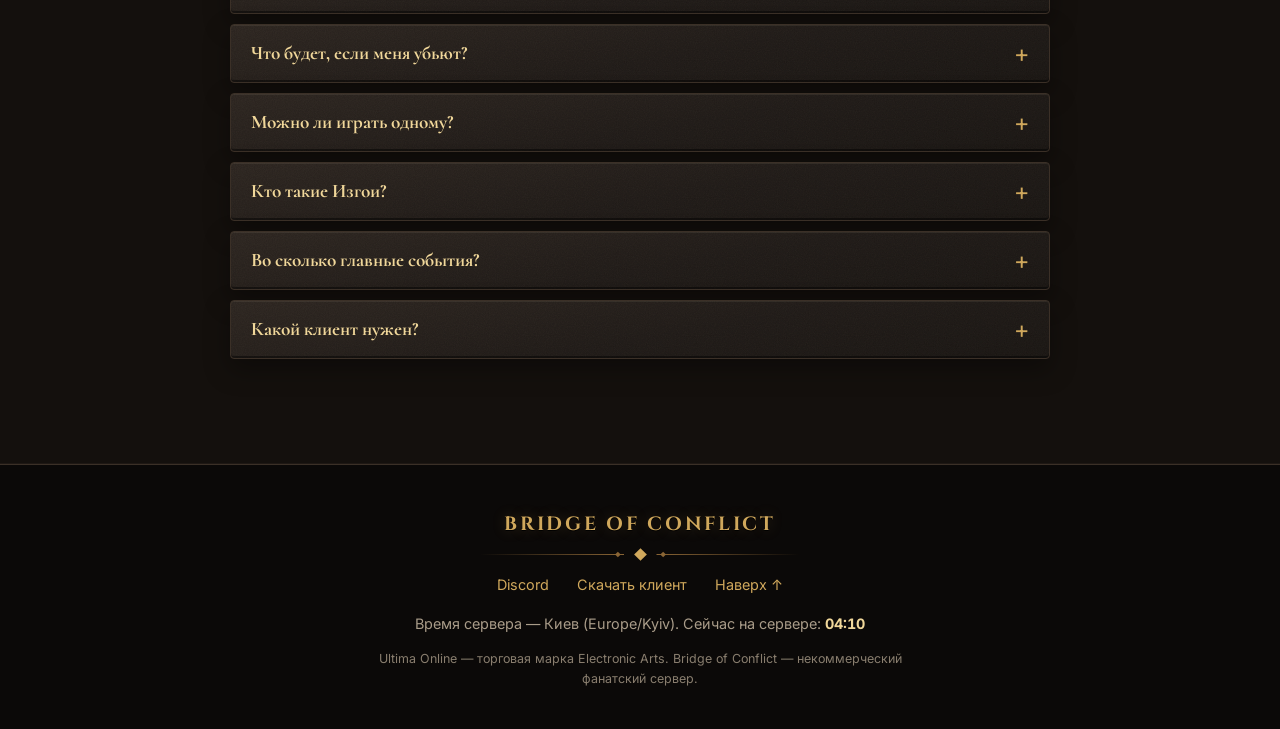
<file: bridge-of-conflict/index.html>
<!DOCTYPE html>
<html lang="ru">
<head>
  <meta charset="utf-8">
  <meta name="viewport" content="width=device-width, initial-scale=1">

  <!-- SEO: правьте title и description здесь -->
  <title>Bridge of Conflict — «Мост Раздора» | PvP-сервер Ultima Online</title>
  <meta name="description" content="Bridge of Conflict («Мост Раздора») — фанатский сервер Ultima Online, Felucca. Один город, три фракции, один мост. Без прокачки: выбери класс и сразу в бой. Битва за мост каждый день в 20:00 по Киеву.">
  <meta name="theme-color" content="#0f0c0a">

  <!-- Open Graph. После публикации замените og:image и og:url на полные адреса (https://ваш-сайт/...) — соцсети не понимают относительные пути -->
  <meta property="og:type" content="website">
  <meta property="og:locale" content="ru_RU">
  <meta property="og:site_name" content="Bridge of Conflict">
  <meta property="og:title" content="Bridge of Conflict — Война за Британию">
  <meta property="og:description" content="Ultima Online, Felucca. Один город, три фракции, один мост — и ни минуты покоя.">
  <meta property="og:image" content="img/og.jpg">
  <meta property="og:image:width" content="1200">
  <meta property="og:image:height" content="630">
  <meta name="twitter:card" content="summary_large_image">

  <!-- Favicon-заглушка: замените img/favicon.svg своим значком -->
  <link rel="icon" href="img/favicon.svg" type="image/svg+xml">

  <link rel="preconnect" href="https://fonts.googleapis.com">
  <link rel="preconnect" href="https://fonts.gstatic.com" crossorigin>
  <link href="https://fonts.googleapis.com/css2?family=Cinzel:wght@600;700&family=Cormorant:wght@600;700&family=Inter:wght@400;500;600&display=swap" rel="stylesheet">

  <link rel="stylesheet" href="css/style.css">
  <script>document.documentElement.classList.add('js');</script>
</head>
<body>
  <a class="skip" href="#main">К содержимому</a>

  <header class="header" id="header"></header>
  <main id="main"></main>
  <footer class="footer" id="footer"></footer>

  <noscript>
    <div class="noscript">
      <h1>Bridge of Conflict — Война за Британию</h1>
      <p>Ultima Online, Felucca. Один город, три фракции, один мост — и ни минуты покоя. Включите JavaScript, чтобы увидеть сайт целиком.</p>
    </div>
  </noscript>

  <!-- Все тексты и ссылки — в js/content.js -->
  <script src="js/content.js"></script>
  <script src="js/main.js"></script>
</body>
</html>
</file>
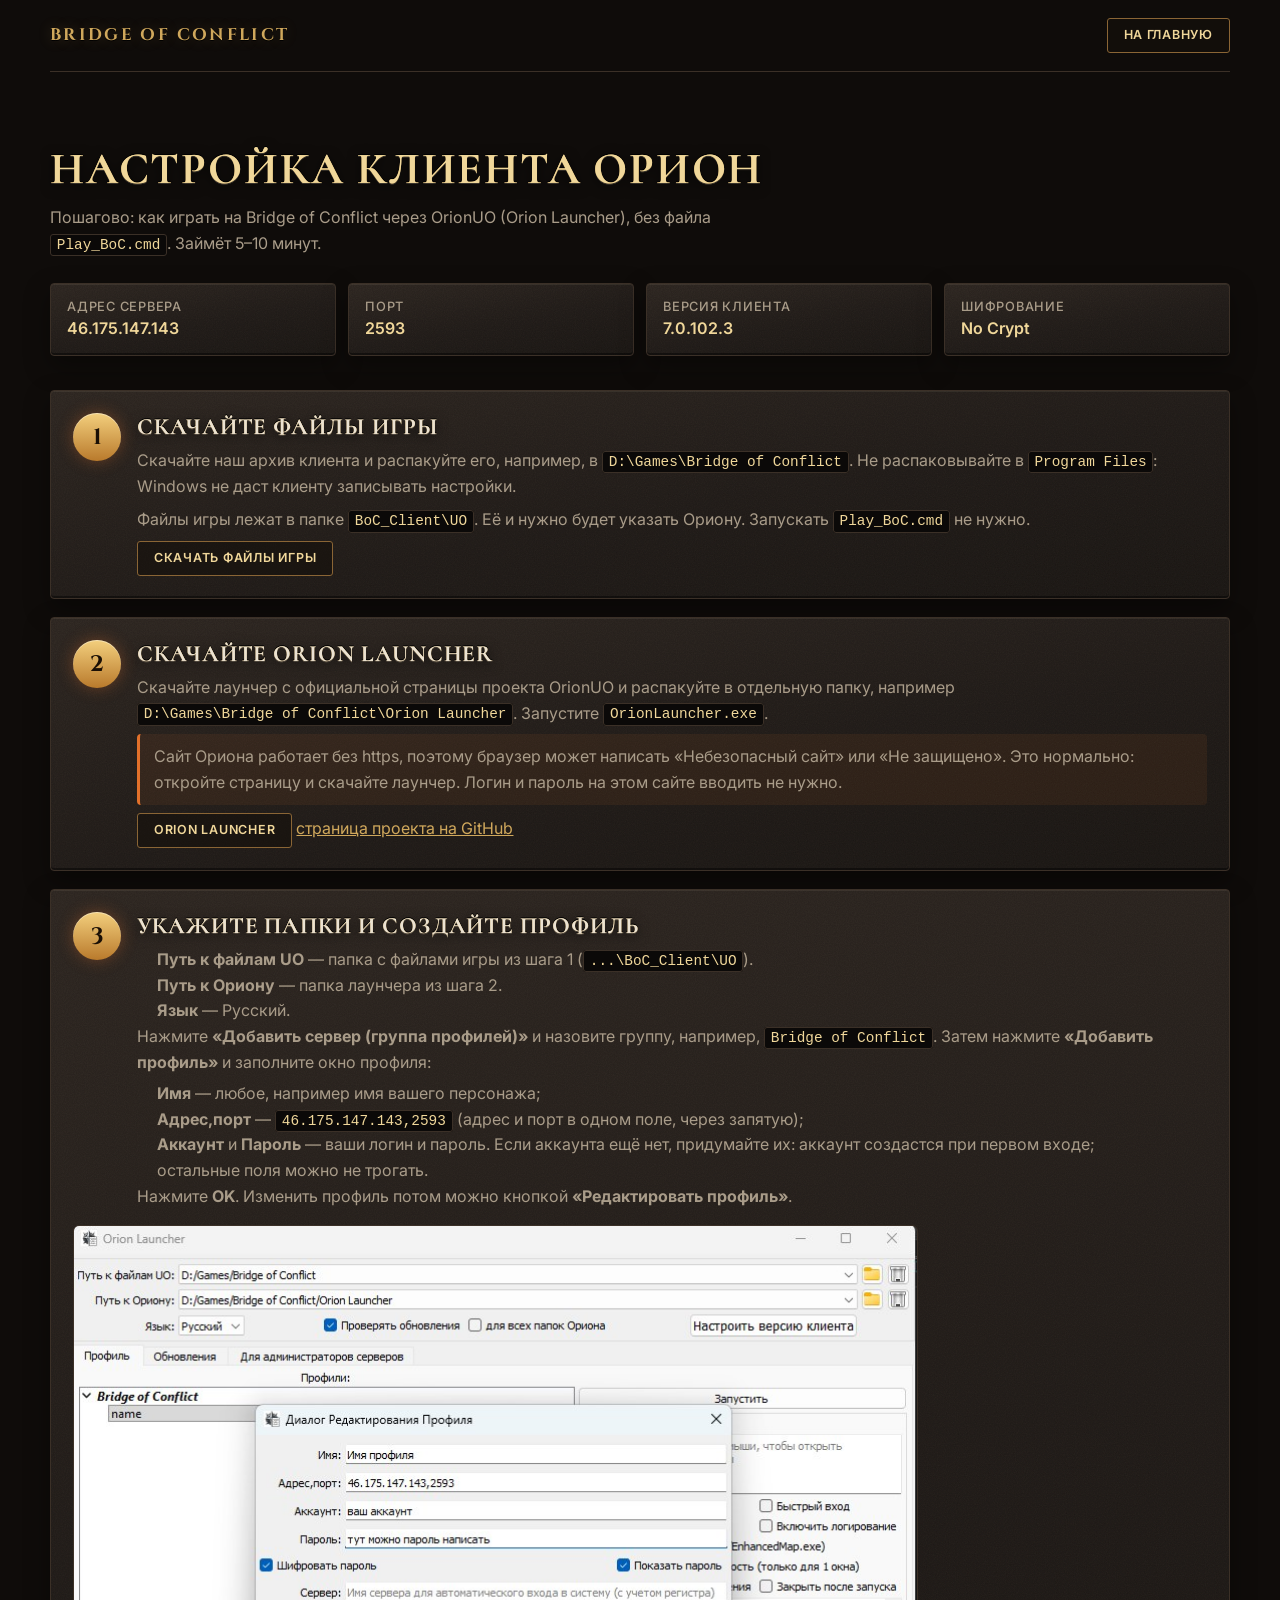
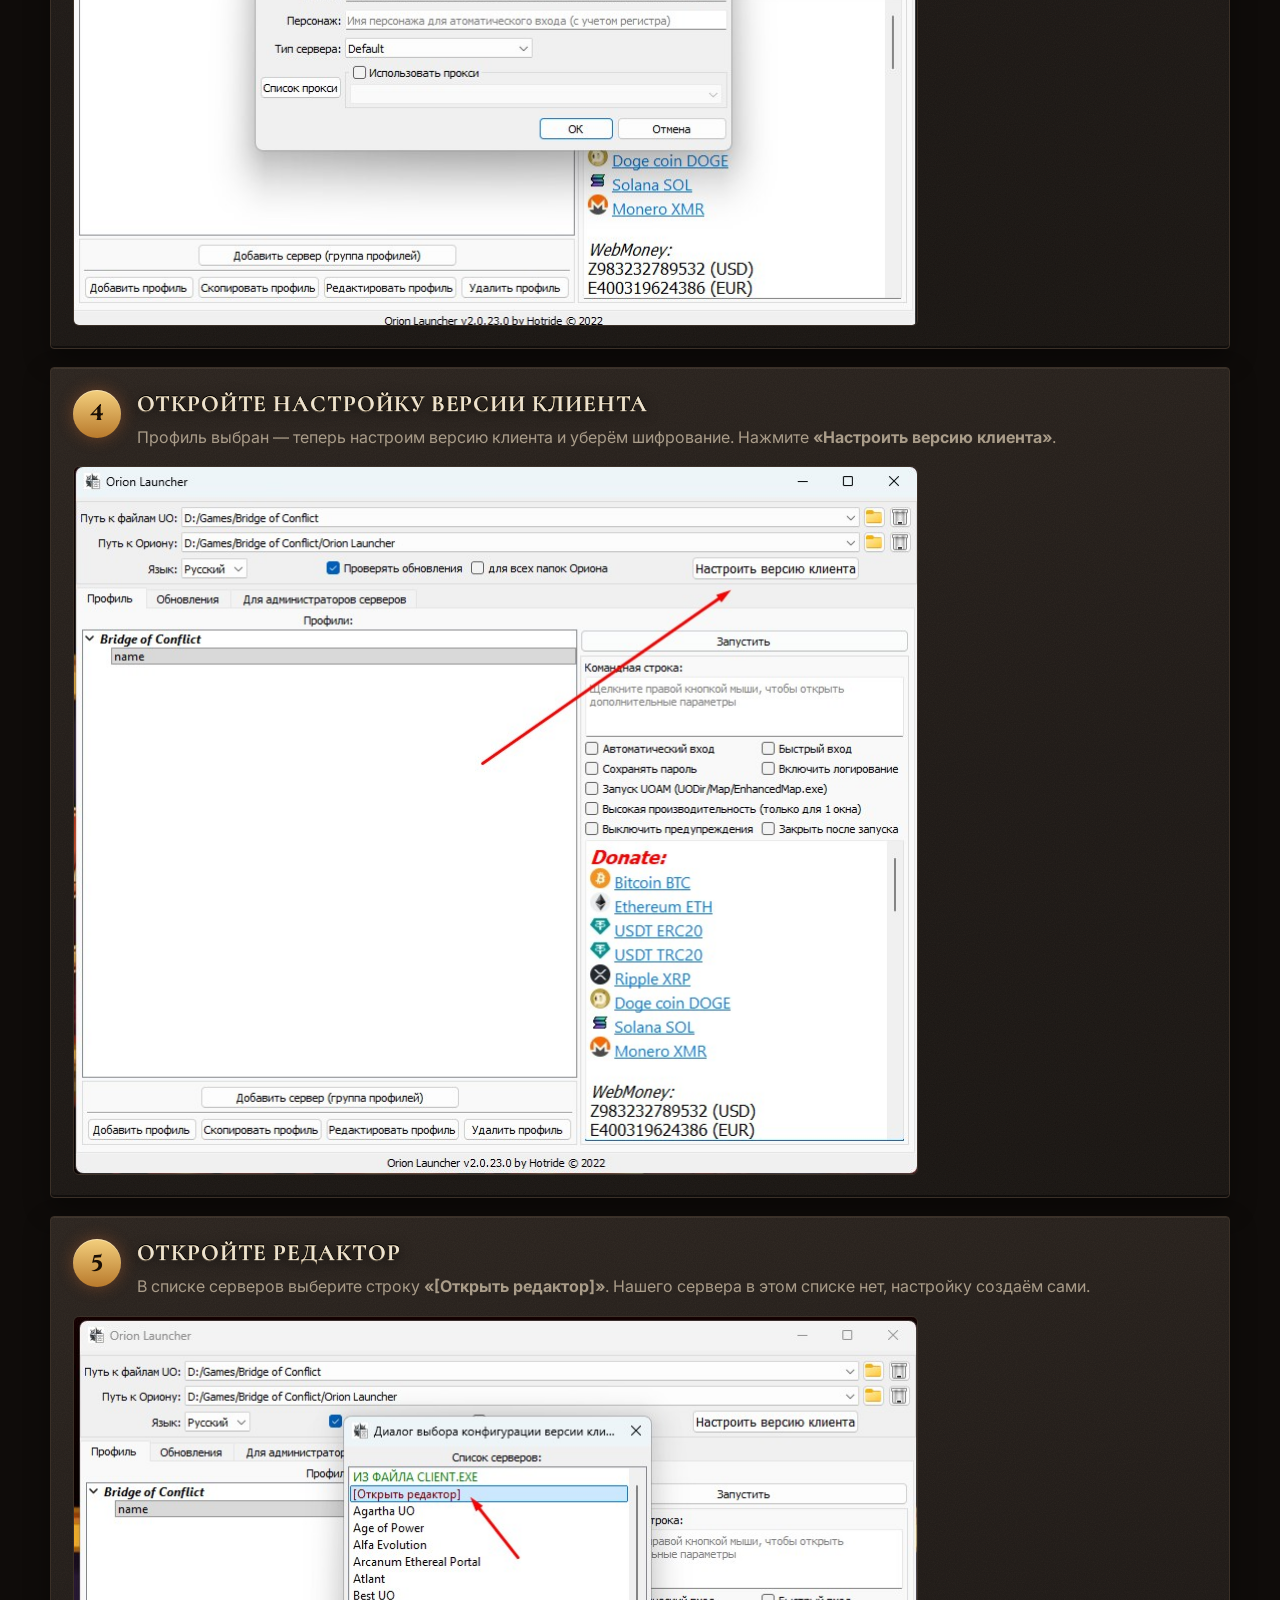
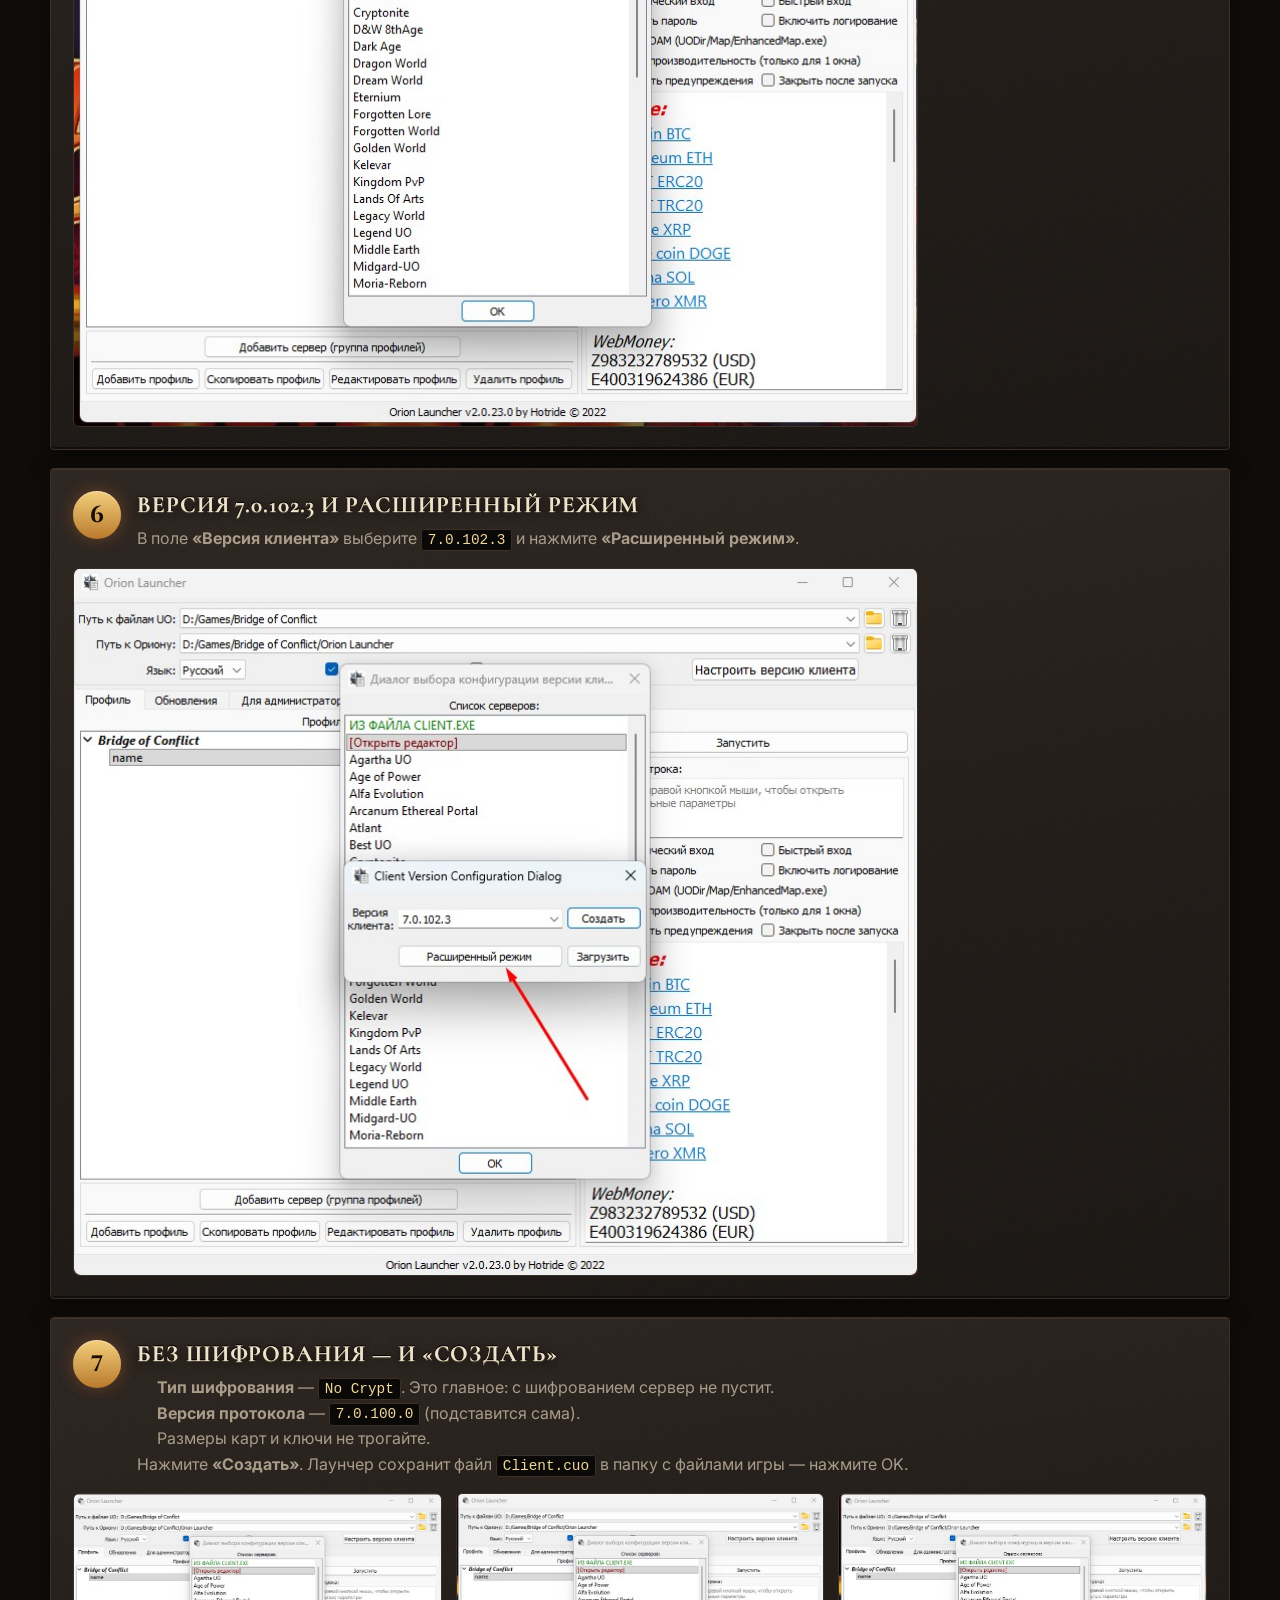
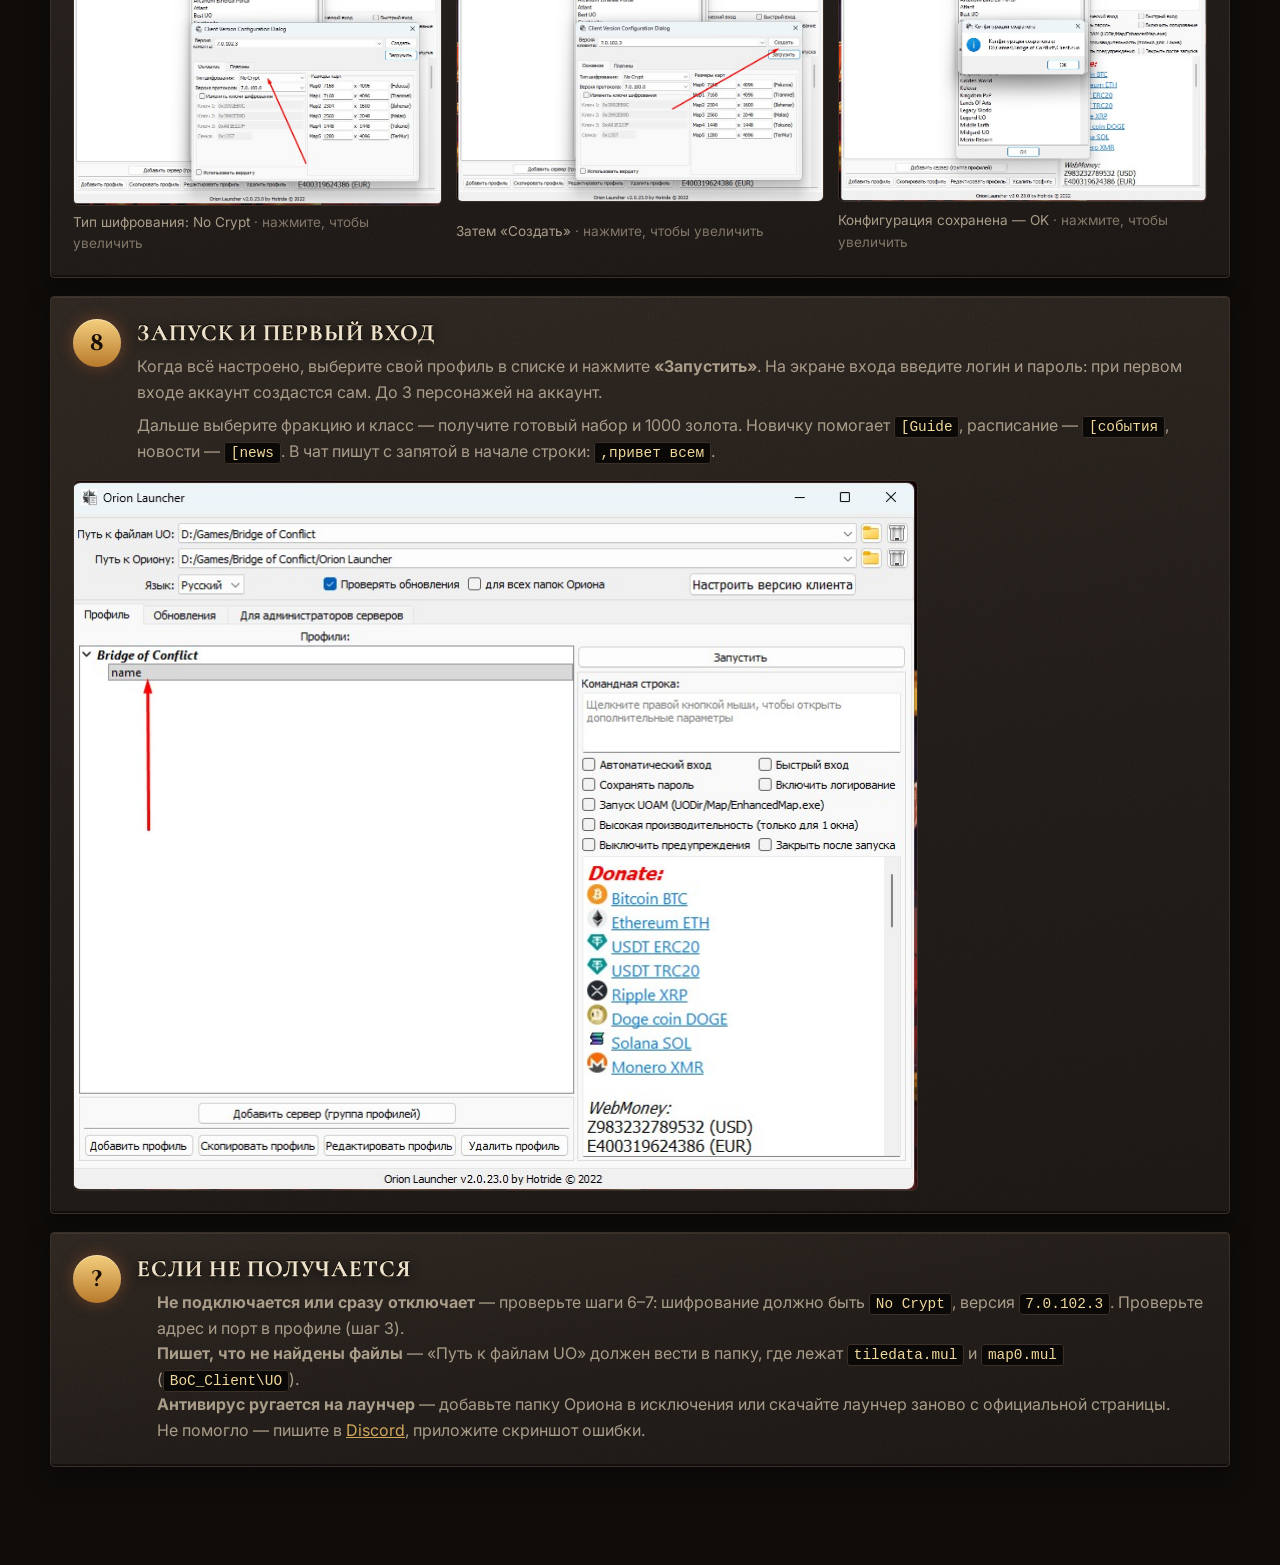
<file: orion.html>
<!DOCTYPE html>
<html lang="ru">
<head>
  <meta charset="utf-8">
  <meta name="viewport" content="width=device-width, initial-scale=1">
  <title>Клиент Орион — как настроить | Bridge of Conflict</title>
  <meta name="description" content="Пошаговая настройка OrionUO (Orion Launcher) для сервера Bridge of Conflict: файлы игры, версия клиента 7.0.102.3, No Crypt, адрес сервера.">
  <meta name="theme-color" content="#0f0c0a">
  <link rel="icon" href="img/favicon.svg" type="image/svg+xml">
  <link rel="preconnect" href="https://fonts.googleapis.com">
  <link rel="preconnect" href="https://fonts.gstatic.com" crossorigin>
  <link href="https://fonts.googleapis.com/css2?family=Cinzel:wght@600;700&family=Cormorant:wght@600;700&family=Inter:wght@400;500;600&display=swap" rel="stylesheet">
  <link rel="stylesheet" href="css/style.css?v=202611151030">
  <style>
    .guide { padding: 40px 0 80px; }
    .guide__top { display: flex; justify-content: space-between; align-items: center; gap: 12px; padding: 18px 0; border-bottom: 1px solid var(--line); }
    .guide h1 { font: 700 clamp(1.9rem, 5vw, 2.8rem)/1.15 var(--head); color: var(--gold-hi); margin: 32px 0 10px; }
    .guide__lead { color: var(--muted); max-width: 760px; }
    .guide__facts { display: grid; grid-template-columns: repeat(auto-fit, minmax(200px, 1fr)); gap: 12px; margin: 26px 0 34px; }
    .guide__facts div { padding: 14px 16px; }
    .guide__facts b { display: block; color: var(--muted); font: 500 .8rem/1.4 var(--body); text-transform: uppercase; letter-spacing: .06em; }
    .guide__facts span { color: var(--gold-hi); font-weight: 600; overflow-wrap: anywhere; }
    .gstep { display: grid; grid-template-columns: 1fr; gap: 16px; padding: 22px; margin-bottom: 18px; }
    .gstep__head { display: flex; gap: 16px; align-items: flex-start; }
    .gstep h2 { font: 700 1.45rem/1.25 var(--head); color: var(--text); margin-bottom: 6px; }
    .gstep p, .gstep li { color: var(--muted); }
    .gstep ul { padding-left: 20px; margin-top: 6px; }
    .gstep p + p { margin-top: 8px; }
    .gstep img { border: 1px solid var(--line); border-radius: 6px; width: 100%; max-width: 845px; height: auto; }
    .gstep figure { display: grid; gap: 6px; }
    .gstep figcaption { color: var(--muted); font-size: .85rem; }
    .shots { display: grid; grid-template-columns: repeat(auto-fit, minmax(300px, 1fr)); gap: 14px; }
    .warn { border-left: 3px solid var(--fire); padding: 10px 14px; background: rgba(226, 112, 42, .08); color: var(--text); border-radius: 4px; }
    @media (max-width: 420px) { .gstep { padding: 16px; } }
    .gstep img { cursor: zoom-in; }
    .lightbox { position: fixed; inset: 0; z-index: 100; display: none; align-items: center; justify-content: center; padding: 16px; background: rgba(8, 6, 5, .92); cursor: zoom-out; }
    .lightbox.is-open { display: flex; }
    .lightbox img { max-width: 100%; max-height: 100%; width: auto; height: auto; border: 1px solid var(--line); border-radius: 6px; }
    .gstep figcaption::after { content: " · нажмите, чтобы увеличить"; opacity: .7; }
  </style>
</head>
<body>
  <div class="wrap">
    <div class="guide__top">
      <a class="logo" href="index.html">BRIDGE OF CONFLICT</a>
      <a class="btn btn--ghost btn--sm" href="index.html#start">На главную</a>
    </div>

    <main class="guide">
      <h1>Настройка клиента Орион</h1>
      <p class="guide__lead">Пошагово: как играть на Bridge of Conflict через OrionUO (Orion Launcher), без файла <code>Play_BoC.cmd</code>. Займёт 5–10 минут.</p>

      <div class="guide__facts">
        <div class="slab"><b>Адрес сервера</b><span>46.175.147.143</span></div>
        <div class="slab"><b>Порт</b><span>2593</span></div>
        <div class="slab"><b>Версия клиента</b><span>7.0.102.3</span></div>
        <div class="slab"><b>Шифрование</b><span>No Crypt</span></div>
      </div>

      <section class="slab gstep">
        <div class="gstep__head"><span class="step__n" aria-hidden="true">1</span><div>
          <h2>Скачайте файлы игры</h2>
          <p>Скачайте наш архив клиента и распакуйте его, например, в <code>D:\Games\Bridge of Conflict</code>. Не распаковывайте в <code>Program Files</code>: Windows не даст клиенту записывать настройки.</p>
          <p>Файлы игры лежат в папке <code>BoC_Client\UO</code>. Её и нужно будет указать Ориону. Запускать <code>Play_BoC.cmd</code> не нужно.</p>
          <p><a class="btn btn--ghost btn--sm" href="https://github.com/ossk1az/boc-site/releases/latest/download/BoC_Client.zip" target="_blank" rel="noopener">Скачать файлы игры</a></p>
        </div></div>
      </section>

      <section class="slab gstep">
        <div class="gstep__head"><span class="step__n" aria-hidden="true">2</span><div>
          <h2>Скачайте Orion Launcher</h2>
          <p>Скачайте лаунчер с официальной страницы проекта OrionUO и распакуйте в отдельную папку, например <code>D:\Games\Bridge of Conflict\Orion Launcher</code>. Запустите <code>OrionLauncher.exe</code>.</p>
          <p class="warn">Сайт Ориона работает без https, поэтому браузер может написать «Небезопасный сайт» или «Не защищено». Это нормально: откройте страницу и скачайте лаунчер. Логин и пароль на этом сайте вводить не нужно.</p>
          <p><a class="btn btn--ghost btn--sm" href="http://orionuo.online/Launcher.html" target="_blank" rel="noopener">Orion Launcher</a>
             <a href="https://github.com/Hotride/OrionUO" target="_blank" rel="noopener">страница проекта на GitHub</a></p>
        </div></div>
      </section>

      <section class="slab gstep">
        <div class="gstep__head"><span class="step__n" aria-hidden="true">3</span><div>
          <h2>Укажите папки и создайте профиль</h2>
          <ul>
            <li><b>Путь к файлам UO</b> — папка с файлами игры из шага 1 (<code>...\BoC_Client\UO</code>).</li>
            <li><b>Путь к Ориону</b> — папка лаунчера из шага 2.</li>
            <li><b>Язык</b> — Русский.</li>
          </ul>
          <p>Нажмите <b>«Добавить сервер (группа профилей)»</b> и назовите группу, например, <code>Bridge of Conflict</code>. Затем нажмите <b>«Добавить профиль»</b> и заполните окно профиля:</p>
          <ul>
            <li><b>Имя</b> — любое, например имя вашего персонажа;</li>
            <li><b>Адрес,порт</b> — <code>46.175.147.143,2593</code> (адрес и порт в одном поле, через запятую);</li>
            <li><b>Аккаунт</b> и <b>Пароль</b> — ваши логин и пароль. Если аккаунта ещё нет, придумайте их: аккаунт создастся при первом входе;</li>
            <li>остальные поля можно не трогать.</li>
          </ul>
          <p>Нажмите <b>OK</b>. Изменить профиль потом можно кнопкой <b>«Редактировать профиль»</b>.</p>
        </div></div>
        <figure><img src="img/orion/3-profile-edit.jpg" alt="Окно редактирования профиля: адрес 46.175.147.143,2593, аккаунт и пароль" loading="lazy"></figure>
      </section>

      <section class="slab gstep">
        <div class="gstep__head"><span class="step__n" aria-hidden="true">4</span><div>
          <h2>Откройте настройку версии клиента</h2>
          <p>Профиль выбран — теперь настроим версию клиента и уберём шифрование. Нажмите <b>«Настроить версию клиента»</b>.</p>
        </div></div>
        <figure><img src="img/orion/1-main.jpg" alt="Главное окно Orion Launcher, стрелка на кнопке «Настроить версию клиента»" loading="lazy" width="841" height="705"></figure>
      </section>

      <section class="slab gstep">
        <div class="gstep__head"><span class="step__n" aria-hidden="true">5</span><div>
          <h2>Откройте редактор</h2>
          <p>В списке серверов выберите строку <b>«[Открыть редактор]»</b>. Нашего сервера в этом списке нет, настройку создаём сами.</p>
        </div></div>
        <figure><img src="img/orion/2-editor.jpg" alt="Диалог выбора конфигурации, стрелка на «[Открыть редактор]»" loading="lazy"></figure>
      </section>

      <section class="slab gstep">
        <div class="gstep__head"><span class="step__n" aria-hidden="true">6</span><div>
          <h2>Версия 7.0.102.3 и расширенный режим</h2>
          <p>В поле <b>«Версия клиента»</b> выберите <code>7.0.102.3</code> и нажмите <b>«Расширенный режим»</b>.</p>
        </div></div>
        <figure><img src="img/orion/3-extended.jpg" alt="Версия клиента 7.0.102.3, стрелка на «Расширенный режим»" loading="lazy"></figure>
      </section>

      <section class="slab gstep">
        <div class="gstep__head"><span class="step__n" aria-hidden="true">7</span><div>
          <h2>Без шифрования — и «Создать»</h2>
          <ul>
            <li><b>Тип шифрования</b> — <code>No Crypt</code>. Это главное: с шифрованием сервер не пустит.</li>
            <li><b>Версия протокола</b> — <code>7.0.100.0</code> (подставится сама).</li>
            <li>Размеры карт и ключи не трогайте.</li>
          </ul>
          <p>Нажмите <b>«Создать»</b>. Лаунчер сохранит файл <code>Client.cuo</code> в папку с файлами игры — нажмите OK.</p>
        </div></div>
        <div class="shots">
          <figure><img src="img/orion/4-nocrypt.jpg" alt="Расширенный режим: тип шифрования No Crypt" loading="lazy"><figcaption>Тип шифрования: No Crypt</figcaption></figure>
          <figure><img src="img/orion/5-create.jpg" alt="Кнопка «Создать»" loading="lazy"><figcaption>Затем «Создать»</figcaption></figure>
          <figure><img src="img/orion/6-saved.jpg" alt="Сообщение «Конфигурация сохранена»" loading="lazy"><figcaption>Конфигурация сохранена — OK</figcaption></figure>
        </div>
      </section>

      <section class="slab gstep">
        <div class="gstep__head"><span class="step__n" aria-hidden="true">8</span><div>
          <h2>Запуск и первый вход</h2>
          <p>Когда всё настроено, выберите свой профиль в списке и нажмите <b>«Запустить»</b>. На экране входа введите логин и пароль: при первом входе аккаунт создастся сам. До 3 персонажей на аккаунт.</p>
          <p>Дальше выберите фракцию и класс — получите готовый набор и 1000 золота. Новичку помогает <code>[Guide</code>, расписание — <code>[события</code>, новости — <code>[news</code>. В чат пишут с запятой в начале строки: <code>,привет всем</code>.</p>
        </div></div>
        <figure><img src="img/orion/7-profile.jpg" alt="Список профилей: выберите свой профиль и нажмите «Запустить»" loading="lazy"></figure>
      </section>

      <section class="slab gstep">
        <div class="gstep__head"><span class="step__n" aria-hidden="true">?</span><div>
          <h2>Если не получается</h2>
          <ul>
            <li><b>Не подключается или сразу отключает</b> — проверьте шаги 6–7: шифрование должно быть <code>No Crypt</code>, версия <code>7.0.102.3</code>. Проверьте адрес и порт в профиле (шаг 3).</li>
            <li><b>Пишет, что не найдены файлы</b> — «Путь к файлам UO» должен вести в папку, где лежат <code>tiledata.mul</code> и <code>map0.mul</code> (<code>BoC_Client\UO</code>).</li>
            <li><b>Антивирус ругается на лаунчер</b> — добавьте папку Ориона в исключения или скачайте лаунчер заново с официальной страницы.</li>
            <li>Не помогло — пишите в <a href="https://discord.gg/6AzDWFs2Xu" target="_blank" rel="noopener">Discord</a>, приложите скриншот ошибки.</li>
          </ul>
        </div></div>
      </section>
    </main>
  </div>
  <div class="lightbox" id="lightbox" role="dialog" aria-label="Скриншот крупно"><img alt=""></div>
  <script>
    (function () {
      var box = document.getElementById('lightbox'), big = box.querySelector('img');
      document.querySelectorAll('.gstep img').forEach(function (img) {
        img.addEventListener('click', function () { big.src = img.src; big.alt = img.alt; box.classList.add('is-open'); });
      });
      function close() { box.classList.remove('is-open'); big.removeAttribute('src'); }
      box.addEventListener('click', close);
      document.addEventListener('keydown', function (e) { if (e.key === 'Escape') close(); });
    })();
  </script>
</body>
</html>
</file>
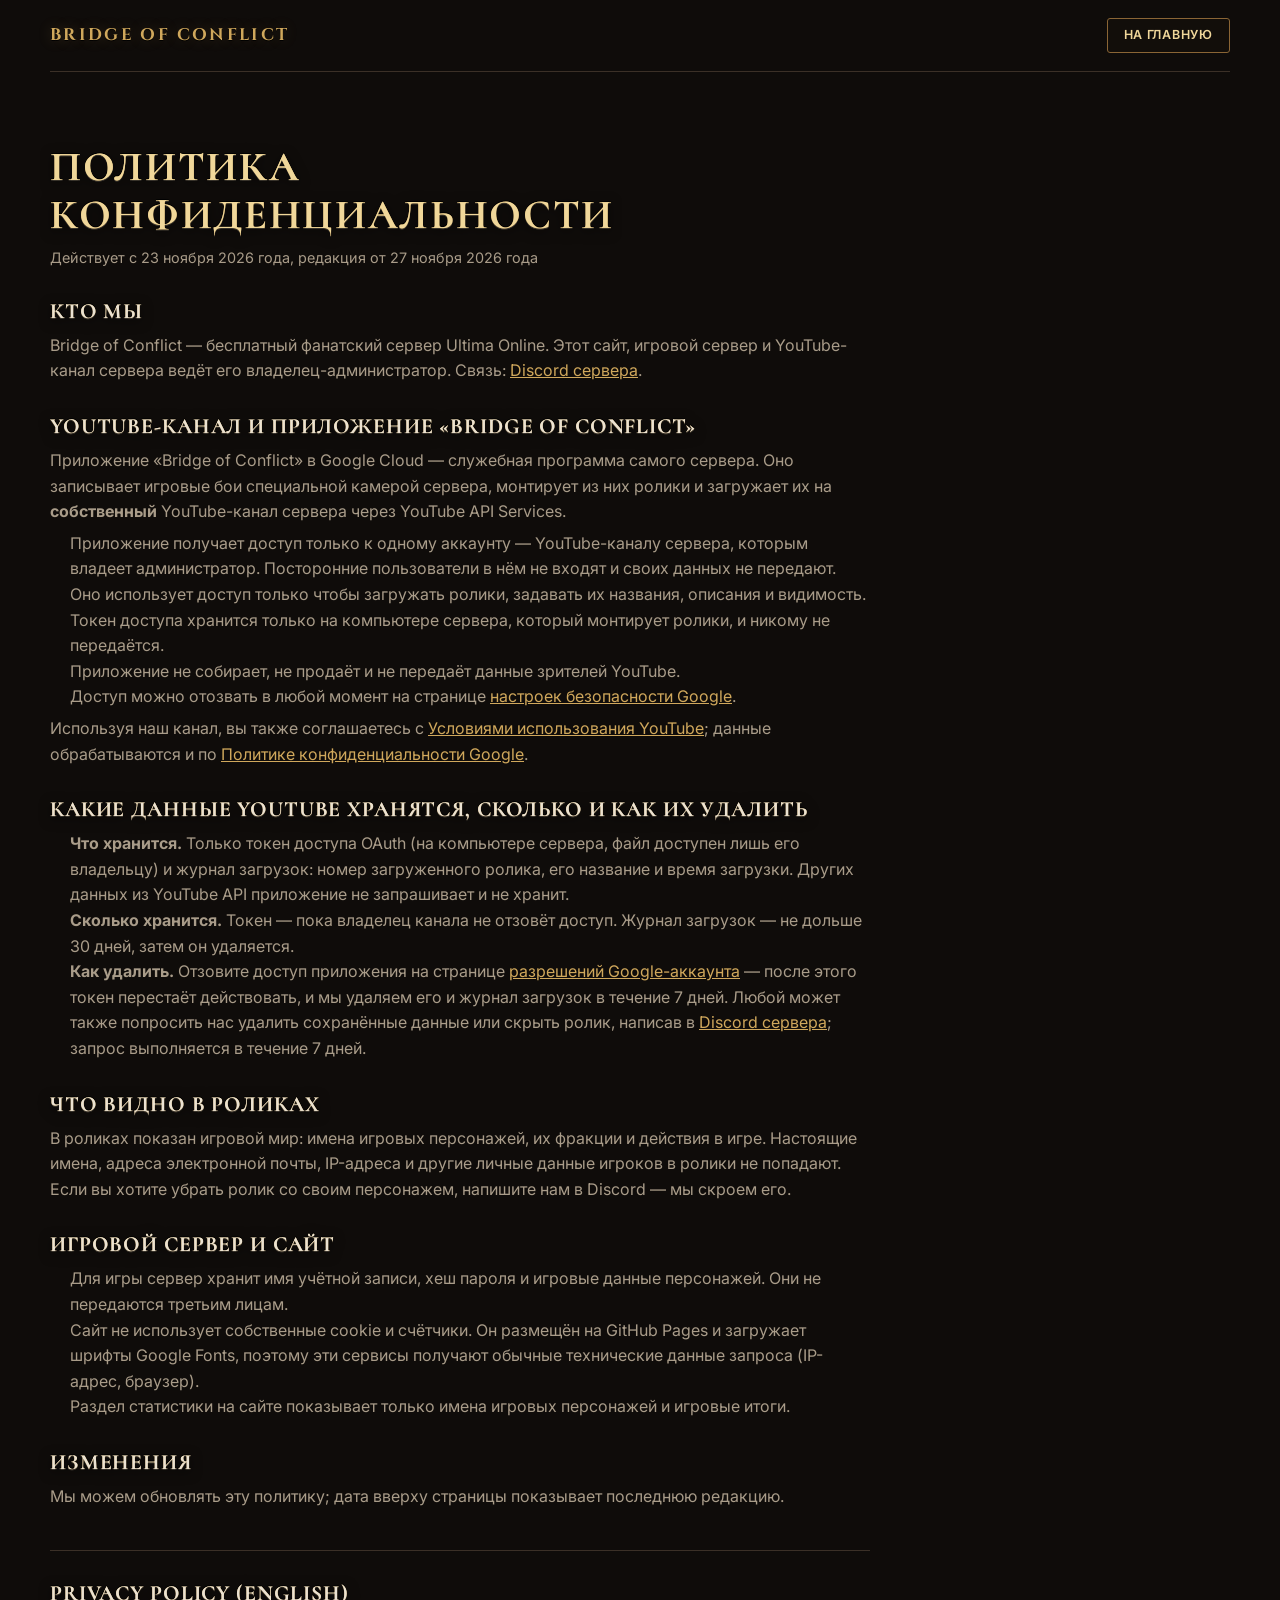
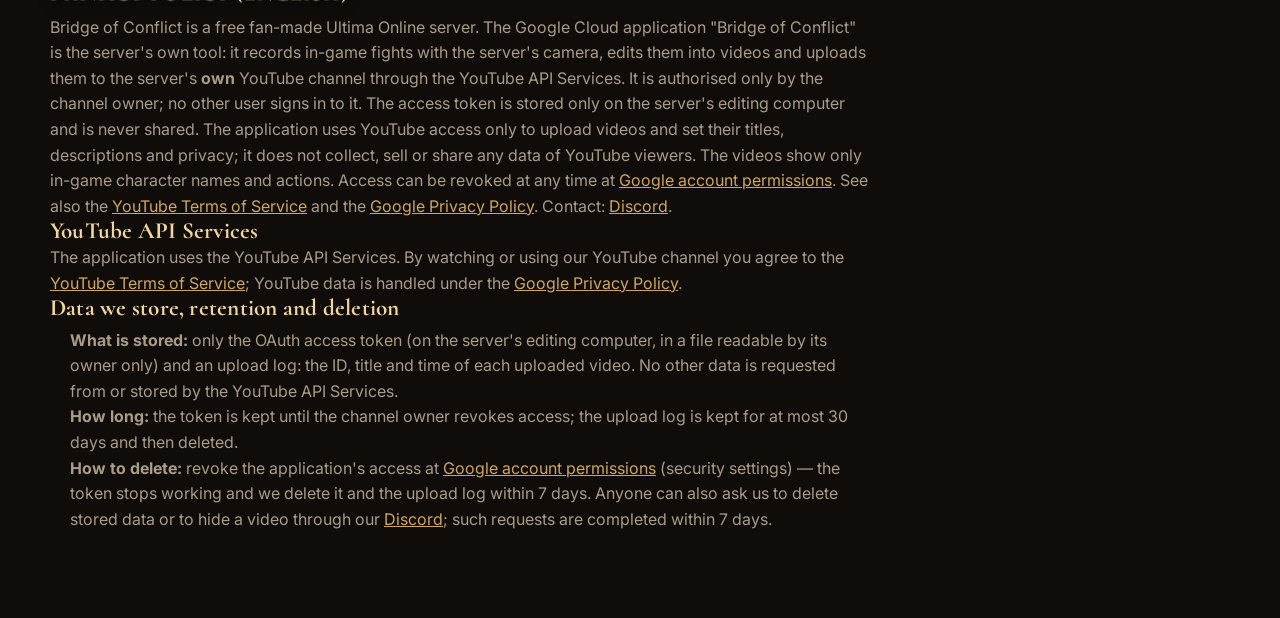
<file: privacy.html>
<!DOCTYPE html>
<html lang="ru">
<head>
  <meta charset="utf-8">
  <meta name="viewport" content="width=device-width, initial-scale=1">
  <title>Политика конфиденциальности | Bridge of Conflict</title>
  <meta name="description" content="Политика конфиденциальности сервера Bridge of Conflict и его YouTube-канала.">
  <meta name="theme-color" content="#0f0c0a">
  <link rel="icon" href="img/favicon.svg" type="image/svg+xml">
  <link rel="preconnect" href="https://fonts.googleapis.com">
  <link rel="preconnect" href="https://fonts.gstatic.com" crossorigin>
  <link href="https://fonts.googleapis.com/css2?family=Cinzel:wght@600;700&family=Cormorant:wght@600;700&family=Inter:wght@400;500;600&display=swap" rel="stylesheet">
  <link rel="stylesheet" href="css/style.css?v=202611211900">
  <style>
    .doc { padding: 40px 0 80px; max-width: 820px; }
    .doc__top { display: flex; justify-content: space-between; align-items: center; gap: 12px; padding: 18px 0; border-bottom: 1px solid var(--line); }
    .doc h1 { font: 700 clamp(1.8rem, 5vw, 2.6rem)/1.15 var(--head); color: var(--gold-hi); margin: 32px 0 6px; }
    .doc h2 { font: 700 1.35rem/1.3 var(--head); color: var(--text); margin: 28px 0 8px; }
    .doc p, .doc li { color: var(--muted); }
    .doc ul { padding-left: 20px; margin: 6px 0; }
    .doc p + p { margin-top: 8px; }
    .doc__date { color: var(--muted); font-size: .9rem; }
    .doc hr { border: 0; border-top: 1px solid var(--line); margin: 40px 0 10px; }
  </style>
</head>
<body>
  <div class="wrap">
    <div class="doc__top">
      <a class="logo" href="index.html">BRIDGE OF CONFLICT</a>
      <a class="btn btn--ghost btn--sm" href="index.html">На главную</a>
    </div>
    <main class="doc">
      <h1>Политика конфиденциальности</h1>
      <p class="doc__date">Действует с 23 ноября 2026 года, редакция от 27 ноября 2026 года</p>

      <h2>Кто мы</h2>
      <p>Bridge of Conflict — бесплатный фанатский сервер Ultima Online. Этот сайт, игровой сервер и YouTube-канал сервера
      ведёт его владелец-администратор. Связь: <a href="https://discord.gg/6AzDWFs2Xu">Discord сервера</a>.</p>

      <h2>YouTube-канал и приложение «Bridge of Conflict»</h2>
      <p>Приложение «Bridge of Conflict» в Google Cloud — служебная программа самого сервера. Оно записывает игровые бои
      специальной камерой сервера, монтирует из них ролики и загружает их на <b>собственный</b> YouTube-канал сервера через
      YouTube API Services.</p>
      <ul>
        <li>Приложение получает доступ только к одному аккаунту — YouTube-каналу сервера, которым владеет администратор.
        Посторонние пользователи в нём не входят и своих данных не передают.</li>
        <li>Оно использует доступ только чтобы загружать ролики, задавать их названия, описания и видимость.</li>
        <li>Токен доступа хранится только на компьютере сервера, который монтирует ролики, и никому не передаётся.</li>
        <li>Приложение не собирает, не продаёт и не передаёт данные зрителей YouTube.</li>
        <li>Доступ можно отозвать в любой момент на странице <a href="https://myaccount.google.com/permissions">настроек безопасности Google</a>.</li>
      </ul>
      <p>Используя наш канал, вы также соглашаетесь с <a href="https://www.youtube.com/t/terms">Условиями использования YouTube</a>;
      данные обрабатываются и по <a href="https://policies.google.com/privacy">Политике конфиденциальности Google</a>.</p>

      <h2>Какие данные YouTube хранятся, сколько и как их удалить</h2>
      <ul>
        <li><b>Что хранится.</b> Только токен доступа OAuth (на компьютере сервера, файл доступен лишь его владельцу) и
        журнал загрузок: номер загруженного ролика, его название и время загрузки. Других данных из YouTube API
        приложение не запрашивает и не хранит.</li>
        <li><b>Сколько хранится.</b> Токен — пока владелец канала не отзовёт доступ. Журнал загрузок — не дольше
        30 дней, затем он удаляется.</li>
        <li><b>Как удалить.</b> Отзовите доступ приложения на странице
        <a href="https://myaccount.google.com/permissions">разрешений Google-аккаунта</a> — после этого токен перестаёт
        действовать, и мы удаляем его и журнал загрузок в течение 7 дней. Любой может также попросить нас удалить
        сохранённые данные или скрыть ролик, написав в <a href="https://discord.gg/6AzDWFs2Xu">Discord сервера</a>;
        запрос выполняется в течение 7 дней.</li>
      </ul>

      <h2>Что видно в роликах</h2>
      <p>В роликах показан игровой мир: имена игровых персонажей, их фракции и действия в игре. Настоящие имена, адреса
      электронной почты, IP-адреса и другие личные данные игроков в ролики не попадают. Если вы хотите убрать ролик со своим
      персонажем, напишите нам в Discord — мы скроем его.</p>

      <h2>Игровой сервер и сайт</h2>
      <ul>
        <li>Для игры сервер хранит имя учётной записи, хеш пароля и игровые данные персонажей. Они не передаются третьим лицам.</li>
        <li>Сайт не использует собственные cookie и счётчики. Он размещён на GitHub Pages и загружает шрифты Google Fonts,
        поэтому эти сервисы получают обычные технические данные запроса (IP-адрес, браузер).</li>
        <li>Раздел статистики на сайте показывает только имена игровых персонажей и игровые итоги.</li>
      </ul>

      <h2>Изменения</h2>
      <p>Мы можем обновлять эту политику; дата вверху страницы показывает последнюю редакцию.</p>

      <hr>
      <h2>Privacy Policy (English)</h2>
      <p>Bridge of Conflict is a free fan-made Ultima Online server. The Google Cloud application "Bridge of Conflict" is the
      server's own tool: it records in-game fights with the server's camera, edits them into videos and uploads them to the
      server's <b>own</b> YouTube channel through the YouTube API Services. It is authorised only by the channel owner; no other
      user signs in to it. The access token is stored only on the server's editing computer and is never shared. The application
      uses YouTube access only to upload videos and set their titles, descriptions and privacy; it does not collect, sell or share
      any data of YouTube viewers. The videos show only in-game character names and actions. Access can be revoked at any time at
      <a href="https://myaccount.google.com/permissions">Google account permissions</a>. See also the
      <a href="https://www.youtube.com/t/terms">YouTube Terms of Service</a> and the
      <a href="https://policies.google.com/privacy">Google Privacy Policy</a>. Contact: <a href="https://discord.gg/6AzDWFs2Xu">Discord</a>.</p>

      <h3>YouTube API Services</h3>
      <p>The application uses the YouTube API Services. By watching or using our YouTube channel you agree to the
      <a href="https://www.youtube.com/t/terms">YouTube Terms of Service</a>; YouTube data is handled under the
      <a href="https://policies.google.com/privacy">Google Privacy Policy</a>.</p>

      <h3>Data we store, retention and deletion</h3>
      <ul>
        <li><b>What is stored:</b> only the OAuth access token (on the server's editing computer, in a file readable by its
        owner only) and an upload log: the ID, title and time of each uploaded video. No other data is requested from or
        stored by the YouTube API Services.</li>
        <li><b>How long:</b> the token is kept until the channel owner revokes access; the upload log is kept for at most
        30 days and then deleted.</li>
        <li><b>How to delete:</b> revoke the application's access at
        <a href="https://myaccount.google.com/permissions">Google account permissions</a> (security settings) — the token
        stops working and we delete it and the upload log within 7 days. Anyone can also ask us to delete stored data or to
        hide a video through our <a href="https://discord.gg/6AzDWFs2Xu">Discord</a>; such requests are completed within
        7 days.</li>
      </ul>
    </main>
  </div>
</body>
</html>
</file>
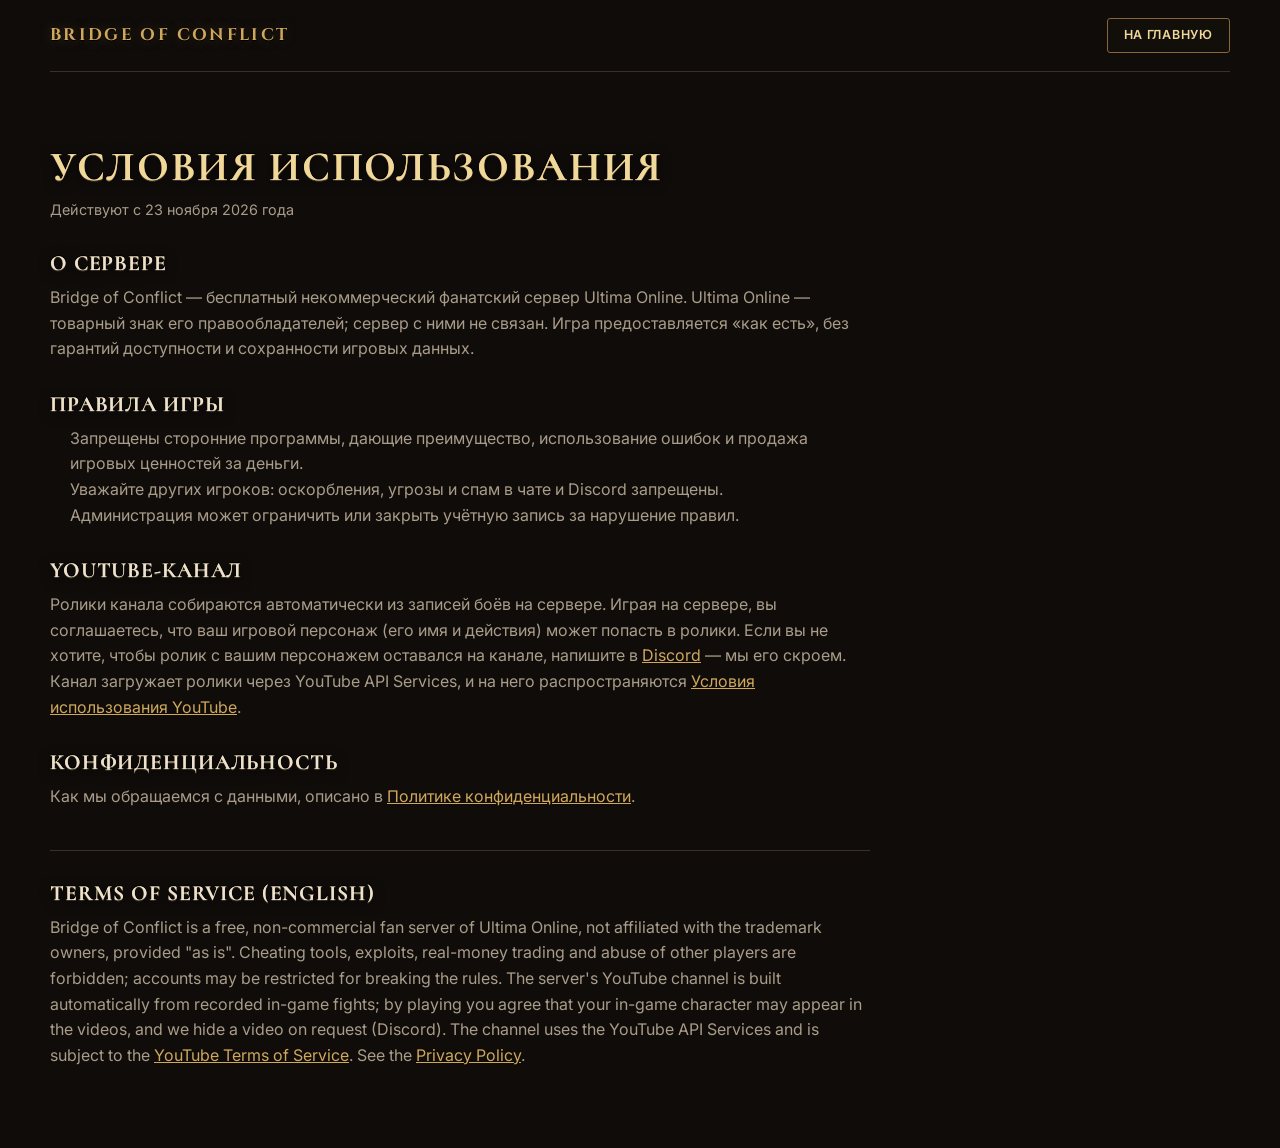
<file: terms.html>
<!DOCTYPE html>
<html lang="ru">
<head>
  <meta charset="utf-8">
  <meta name="viewport" content="width=device-width, initial-scale=1">
  <title>Условия использования | Bridge of Conflict</title>
  <meta name="description" content="Условия использования сайта, сервера и YouTube-канала Bridge of Conflict.">
  <meta name="theme-color" content="#0f0c0a">
  <link rel="icon" href="img/favicon.svg" type="image/svg+xml">
  <link rel="preconnect" href="https://fonts.googleapis.com">
  <link rel="preconnect" href="https://fonts.gstatic.com" crossorigin>
  <link href="https://fonts.googleapis.com/css2?family=Cinzel:wght@600;700&family=Cormorant:wght@600;700&family=Inter:wght@400;500;600&display=swap" rel="stylesheet">
  <link rel="stylesheet" href="css/style.css?v=202611211900">
  <style>
    .doc { padding: 40px 0 80px; max-width: 820px; }
    .doc__top { display: flex; justify-content: space-between; align-items: center; gap: 12px; padding: 18px 0; border-bottom: 1px solid var(--line); }
    .doc h1 { font: 700 clamp(1.8rem, 5vw, 2.6rem)/1.15 var(--head); color: var(--gold-hi); margin: 32px 0 6px; }
    .doc h2 { font: 700 1.35rem/1.3 var(--head); color: var(--text); margin: 28px 0 8px; }
    .doc p, .doc li { color: var(--muted); }
    .doc ul { padding-left: 20px; margin: 6px 0; }
    .doc p + p { margin-top: 8px; }
    .doc__date { color: var(--muted); font-size: .9rem; }
    .doc hr { border: 0; border-top: 1px solid var(--line); margin: 40px 0 10px; }
  </style>
</head>
<body>
  <div class="wrap">
    <div class="doc__top">
      <a class="logo" href="index.html">BRIDGE OF CONFLICT</a>
      <a class="btn btn--ghost btn--sm" href="index.html">На главную</a>
    </div>
    <main class="doc">
      <h1>Условия использования</h1>
      <p class="doc__date">Действуют с 23 ноября 2026 года</p>

      <h2>О сервере</h2>
      <p>Bridge of Conflict — бесплатный некоммерческий фанатский сервер Ultima Online. Ultima Online — товарный знак его
      правообладателей; сервер с ними не связан. Игра предоставляется «как есть», без гарантий доступности и сохранности
      игровых данных.</p>

      <h2>Правила игры</h2>
      <ul>
        <li>Запрещены сторонние программы, дающие преимущество, использование ошибок и продажа игровых ценностей за деньги.</li>
        <li>Уважайте других игроков: оскорбления, угрозы и спам в чате и Discord запрещены.</li>
        <li>Администрация может ограничить или закрыть учётную запись за нарушение правил.</li>
      </ul>

      <h2>YouTube-канал</h2>
      <p>Ролики канала собираются автоматически из записей боёв на сервере. Играя на сервере, вы соглашаетесь, что ваш игровой
      персонаж (его имя и действия) может попасть в ролики. Если вы не хотите, чтобы ролик с вашим персонажем оставался на
      канале, напишите в <a href="https://discord.gg/6AzDWFs2Xu">Discord</a> — мы его скроем. Канал загружает ролики через
      YouTube API Services, и на него распространяются <a href="https://www.youtube.com/t/terms">Условия использования YouTube</a>.</p>

      <h2>Конфиденциальность</h2>
      <p>Как мы обращаемся с данными, описано в <a href="privacy.html">Политике конфиденциальности</a>.</p>

      <hr>
      <h2>Terms of Service (English)</h2>
      <p>Bridge of Conflict is a free, non-commercial fan server of Ultima Online, not affiliated with the trademark owners, provided
      "as is". Cheating tools, exploits, real-money trading and abuse of other players are forbidden; accounts may be restricted
      for breaking the rules. The server's YouTube channel is built automatically from recorded in-game fights; by playing you agree
      that your in-game character may appear in the videos, and we hide a video on request (Discord). The channel uses the YouTube
      API Services and is subject to the <a href="https://www.youtube.com/t/terms">YouTube Terms of Service</a>. See the
      <a href="privacy.html">Privacy Policy</a>.</p>
    </main>
  </div>
</body>
</html>
</file>
<file: css/style.css>
/* Bridge of Conflict — стили. Цвета меняются в :root. */
:root {
  --bg: #0f0c0a;
  --bg-alt: #14100d;
  --stone: #1d1815;
  --stone-hi: #2a231e;
  --line: #3b3027;
  --gold: #d0a85c;
  --gold-hi: #f0d79a;
  --bronze: #8a6535;
  --fire: #e2702a;
  --text: #ebe2d2;
  --muted: #a99c89;
  --parch: #dcc9a0;
  --parch-ink: #2b2014;
  --order: #3a6cc0;
  --order-hi: #8fb4f0;
  --chaos: #c22a22;
  --chaos-hi: #f0766a;
  --out: #71803c;
  --out-hi: #a9b578;
  --out-gray: #7d7f78;
  --head: "Cormorant", "Times New Roman", serif;
  --logo: "Cinzel", "Cormorant", serif;
  --body: "Inter", "PT Sans", system-ui, -apple-system, "Segoe UI", Roboto, sans-serif;
  --header-h: 64px;
  --noise: url("data:image/svg+xml,%3Csvg xmlns='http://www.w3.org/2000/svg' width='160' height='160'%3E%3Cfilter id='n'%3E%3CfeTurbulence type='fractalNoise' baseFrequency='.9' numOctaves='2' stitchTiles='stitch'/%3E%3CfeColorMatrix values='0 0 0 0 1 0 0 0 0 .9 0 0 0 0 .75 0 0 0 .05 0'/%3E%3C/filter%3E%3Crect width='160' height='160' filter='url(%23n)'/%3E%3C/svg%3E");
}

*, *::before, *::after { box-sizing: border-box; }
html { scroll-behavior: smooth; scroll-padding-top: calc(var(--header-h) + 12px); -webkit-text-size-adjust: 100%; }
body {
  margin: 0; background: var(--bg); color: var(--text);
  font: 400 16px/1.6 var(--body); overflow-x: hidden;
}
img { max-width: 100%; display: block; }
a { color: var(--gold); }
a:hover { color: var(--gold-hi); }
:focus-visible { outline: 2px solid var(--gold-hi); outline-offset: 3px; border-radius: 2px; }
h1, h2, h3, h4, p, ul, ol, dl, dd, figure { margin: 0; }
ul, ol { padding: 0; list-style: none; }
code {
  font: 500 .9em/1 ui-monospace, "Cascadia Mono", Consolas, monospace;
  background: #0b0908; border: 1px solid var(--line); color: var(--gold-hi);
  padding: .15em .4em; border-radius: 3px; white-space: nowrap;
}
mark.todo { background: #5c4a12; color: #ffe9a8; padding: 0 .3em; border-radius: 3px; overflow-wrap: anywhere; }
.wrap { width: min(1180px, 100% - 32px); margin-inline: auto; }
.skip { position: absolute; left: -999px; top: 0; background: var(--gold); color: #000; padding: 8px 14px; z-index: 100; }
.skip:focus { left: 8px; top: 8px; }
.noscript { padding: 120px 24px; text-align: center; }

/* ---------- заголовки ---------- */
h1, h2, h3 { font-family: var(--head); font-weight: 700; line-height: 1.1; text-wrap: balance; }
h1, h2 {
  text-transform: uppercase; letter-spacing: .04em;
  background: linear-gradient(180deg, var(--gold-hi) 0%, var(--gold) 45%, var(--bronze) 100%);
  -webkit-background-clip: text; background-clip: text; color: transparent;
  /* лёгкая гравировка */
  filter: drop-shadow(0 1px 0 rgba(255, 240, 200, .18)) drop-shadow(0 -1px 0 rgba(0, 0, 0, .9)) drop-shadow(0 3px 6px rgba(0, 0, 0, .6));
}
h2 { font-size: clamp(1.9rem, 4.5vw, 2.9rem); }
h3 { font-size: 1.45rem; color: var(--gold-hi); letter-spacing: .01em; }
h4 { font: 600 .72rem/1.2 var(--body); letter-spacing: .14em; text-transform: uppercase; color: var(--muted); margin: 18px 0 8px; }

.ornament { display: flex; align-items: center; justify-content: center; gap: 12px; margin: 14px auto; max-width: 320px; }
.ornament span { flex: 1; height: 1px; background: linear-gradient(90deg, transparent, var(--bronze)); }
.ornament span:last-child { transform: scaleX(-1); }
.ornament i {
  width: 9px; height: 9px; transform: rotate(45deg); background: var(--gold);
  box-shadow: -16px 16px 0 -2.5px var(--bronze), 16px -16px 0 -2.5px var(--bronze);
}

/* ---------- кнопки ---------- */
.btn {
  display: inline-flex; align-items: center; justify-content: center; text-align: center;
  font: 600 .95rem/1.2 var(--body); letter-spacing: .06em; text-transform: uppercase; text-decoration: none;
  padding: 15px 26px; border-radius: 3px; border: 1px solid var(--bronze); cursor: pointer;
  transition: transform .15s, background .2s, border-color .2s, color .2s;
}
.btn--sm { padding: 9px 16px; font-size: .78rem; }
.btn--fire {
  color: #1a0f05; border-color: var(--gold-hi);
  background: linear-gradient(180deg, #f3cf7d, #c98a33 60%, #a8601f);
  box-shadow: 0 0 18px rgba(226, 112, 42, .45), inset 0 1px 0 rgba(255, 255, 255, .4);
  animation: flicker 3.2s infinite;
}
.btn--fire:hover { color: #1a0f05; transform: translateY(-1px); background: linear-gradient(180deg, #ffe09a, #dc9c40 60%, #b96c25); }
.btn--ghost { color: var(--gold-hi); background: rgba(20, 15, 11, .6); }
.btn--ghost:hover { border-color: var(--gold-hi); background: rgba(208, 168, 92, .12); }
@keyframes flicker {
  0%, 100% { box-shadow: 0 0 18px rgba(226, 112, 42, .45), inset 0 1px 0 rgba(255, 255, 255, .4); }
  22% { box-shadow: 0 0 26px rgba(240, 140, 50, .65), inset 0 1px 0 rgba(255, 255, 255, .4); }
  38% { box-shadow: 0 0 14px rgba(226, 100, 36, .38), inset 0 1px 0 rgba(255, 255, 255, .4); }
  61% { box-shadow: 0 0 30px rgba(245, 150, 60, .6), inset 0 1px 0 rgba(255, 255, 255, .4); }
  79% { box-shadow: 0 0 16px rgba(226, 112, 42, .42), inset 0 1px 0 rgba(255, 255, 255, .4); }
}

/* ---------- шапка ---------- */
.header {
  position: sticky; top: 0; z-index: 50; height: var(--header-h);
  background: rgba(15, 12, 10, .82); backdrop-filter: blur(10px); -webkit-backdrop-filter: blur(10px);
  border-bottom: 1px solid transparent; transition: border-color .3s, background .3s;
}
.header.is-scrolled, .header.is-open { border-bottom-color: var(--line); background: rgba(15, 12, 10, .96); }
.header__in { height: 100%; display: flex; align-items: center; gap: 20px; }
.logo {
  font: 700 1.05rem/1 var(--logo); letter-spacing: .14em; color: var(--gold); text-decoration: none; white-space: nowrap;
  text-shadow: 0 1px 0 rgba(0, 0, 0, .9), 0 0 14px rgba(208, 168, 92, .25);
}
.nav { display: flex; gap: 4px; margin-left: auto; }
.nav a {
  color: var(--text); text-decoration: none; font-size: .88rem; padding: 8px 10px; border-radius: 3px; white-space: nowrap;
}
.nav a:hover { color: var(--gold-hi); background: rgba(208, 168, 92, .08); }
.nav__discord { display: none; }
.header__cta { display: flex; align-items: center; gap: 10px; }
.burger { display: none; width: 42px; height: 42px; background: none; border: 1px solid var(--line); border-radius: 3px; cursor: pointer; padding: 11px 10px; flex-direction: column; justify-content: space-between; }
.burger span { display: block; height: 2px; background: var(--gold); transition: transform .25s, opacity .2s; }
.header.is-open .burger span:nth-child(1) { transform: translateY(8px) rotate(45deg); }
.header.is-open .burger span:nth-child(2) { opacity: 0; }
.header.is-open .burger span:nth-child(3) { transform: translateY(-8px) rotate(-45deg); }

@media (max-width: 1080px) {
  .burger { display: flex; }
  .header__cta { margin-left: auto; }
  .nav {
    position: absolute; top: var(--header-h); left: 0; right: 0; margin: 0; flex-direction: column; gap: 0;
    background: rgba(15, 12, 10, .98); border-bottom: 1px solid var(--line); padding: 8px 16px 16px;
    display: none;
  }
  .header.is-open .nav { display: flex; }
  .nav a { padding: 13px 8px; font-size: 1rem; border-bottom: 1px solid rgba(59, 48, 39, .6); }
  .nav__discord { display: block; color: var(--gold) !important; }
}
@media (max-width: 560px) {
  .header__discord { display: none; }
  .logo { font-size: .86rem; letter-spacing: .1em; }
  .header__in { gap: 10px; }
}

/* ---------- заглушки картинок ---------- */
.ph {
  position: relative; overflow: hidden; display: grid; place-items: center;
  background:
    repeating-linear-gradient(135deg, rgba(208, 168, 92, .05) 0 12px, transparent 12px 24px),
    linear-gradient(160deg, #241c16, #120e0b);
  border-bottom: 1px solid var(--line);
}
.ph figcaption {
  padding: 14px 18px; text-align: center; font-size: .8rem; color: var(--muted); line-height: 1.5;
  border: 1px dashed var(--bronze); border-radius: 3px; margin: 14px; background: rgba(15, 12, 10, .7); max-width: 92%;
  overflow-wrap: anywhere;
}
.ph code { white-space: normal; }
.ph__label { display: block; font-size: .66rem; letter-spacing: .16em; text-transform: uppercase; color: var(--bronze); margin-bottom: 4px; }
.ph img { position: absolute; inset: 0; width: 100%; height: 100%; object-fit: cover; opacity: 0; }
.ph--loaded img { opacity: 1; }
.ph--loaded figcaption { display: none; }
.ph--card { aspect-ratio: 16 / 9; }
.ph--box { aspect-ratio: 4 / 3; border: 1px solid var(--line); border-radius: 4px; }

/* ---------- hero ---------- */
.hero { position: relative; isolation: isolate; min-height: min(100svh - var(--header-h), 900px); display: grid; align-items: center; padding: 56px 0 112px; text-align: center; overflow: hidden; }
.ph--hero { position: absolute; inset: 0; z-index: -3; border: 0; place-items: end center; }
.ph--hero figcaption { margin-bottom: 14px; font-size: .74rem; padding: 8px 14px; }
.ph--hero figcaption { position: relative; z-index: 2; }
.ph--hero::after { /* затемнение поверх картинки */
  content: ""; position: absolute; inset: 0; z-index: 1;
  background:
    radial-gradient(ellipse 90% 70% at 50% 40%, rgba(15, 12, 10, .35), rgba(15, 12, 10, .88) 75%),
    linear-gradient(180deg, rgba(15, 12, 10, .5), transparent 30%, var(--bg) 100%);
}
.hero__glow { position: absolute; inset: 0; z-index: -1; pointer-events: none; }
.hero__glow i { /* отсветы жаровен */
  position: absolute; bottom: -12%; width: 46vw; height: 46vw; max-width: 620px; max-height: 620px; border-radius: 50%;
  background: radial-gradient(circle, rgba(226, 112, 42, .3), rgba(226, 112, 42, .08) 45%, transparent 68%);
  animation: brazier 4.5s ease-in-out infinite;
}
.hero__glow i:first-child { left: -8%; }
.hero__glow i:last-child { right: -8%; animation-delay: -2.1s; }
@keyframes brazier { 0%, 100% { opacity: .75; transform: scale(1); } 30% { opacity: 1; transform: scale(1.05); } 55% { opacity: .6; transform: scale(.97); } 80% { opacity: .9; transform: scale(1.03); } }
.eyebrow { font: 600 .78rem/1.3 var(--body); letter-spacing: .24em; text-transform: uppercase; color: var(--gold); margin-bottom: 18px; }
.hero h1 { font-size: clamp(2.5rem, 9vw, 5.8rem); letter-spacing: .05em; }
.hero__sub { font: 600 clamp(1.15rem, 2.6vw, 1.6rem)/1.35 var(--head); color: var(--text); max-width: 760px; margin: 0 auto; text-wrap: balance; }
.hero__btns { display: flex; flex-wrap: wrap; gap: 14px; justify-content: center; margin: 32px 0 40px; }

.timer {
  display: inline-block; padding: 20px 28px 18px; border: 1px solid var(--line); border-radius: 4px; max-width: 100%;
  background: var(--noise), linear-gradient(180deg, rgba(42, 35, 30, .92), rgba(22, 18, 15, .92));
  box-shadow: inset 0 1px 0 rgba(255, 235, 190, .08), 0 14px 40px rgba(0, 0, 0, .5);
}
.timer__label { font: 600 .78rem/1.3 var(--body); letter-spacing: .2em; text-transform: uppercase; color: var(--gold); }
.timer__digits { display: flex; justify-content: center; gap: 10px; margin: 12px 0; }
.timer__cell { min-width: 84px; padding: 10px 6px 8px; background: #0c0a08; border: 1px solid var(--line); border-radius: 3px; }
.timer__cell b { display: block; font: 700 2.5rem/1 var(--logo); color: var(--gold-hi); font-variant-numeric: tabular-nums; text-shadow: 0 0 18px rgba(226, 112, 42, .45); }
.timer__cell span { font-size: .68rem; letter-spacing: .14em; text-transform: uppercase; color: var(--muted); }
.timer__note { font-size: .82rem; color: var(--muted); }
.timer.is-live { border-color: var(--fire); box-shadow: 0 0 40px rgba(226, 112, 42, .4), inset 0 1px 0 rgba(255, 235, 190, .08); }
.timer.is-live .timer__label { color: #ffb070; font-size: .95rem; animation: pulse 1.4s ease-in-out infinite; }
@keyframes pulse { 50% { opacity: .55; } }
@media (max-width: 420px) {
  .timer { padding: 16px 12px 14px; }
  .timer__cell { min-width: 74px; }
  .timer__cell b { font-size: 2rem; }
  .hero__btns .btn { width: 100%; }
}

/* ---------- секции ---------- */
.section { padding: clamp(56px, 9vw, 104px) 0; position: relative; }
.section--alt { background: var(--bg-alt); border-block: 1px solid #1e1814; }
.section__head { text-align: center; margin-bottom: clamp(28px, 5vw, 48px); }
.section__lead { color: var(--muted); max-width: 640px; margin: 0 auto; font-size: 1.05rem; }
.note { text-align: center; color: var(--muted); max-width: 760px; margin: 28px auto 0; font-size: .95rem; }
.note--dim { margin-top: 10px; font-size: .88rem; }
.note--left { text-align: left; margin: 18px 0 0; font-style: italic; }

.grid { display: grid; gap: 20px; }
.grid--4 { grid-template-columns: repeat(4, 1fr); }
.grid--3 { grid-template-columns: repeat(3, 1fr); }
@media (max-width: 1000px) { .grid--4 { grid-template-columns: repeat(2, 1fr); } }
@media (max-width: 900px) { .grid--3 { grid-template-columns: 1fr; max-width: 560px; margin-inline: auto; } }
@media (max-width: 600px) { .grid--4 { grid-template-columns: 1fr; } }

/* каменная плита */
.slab {
  position: relative; border: 1px solid var(--line); border-radius: 4px; overflow: hidden;
  background: var(--noise), linear-gradient(170deg, var(--stone-hi), var(--stone) 55%, #171310);
  box-shadow: inset 0 1px 0 rgba(255, 235, 190, .07), inset 0 -2px 0 rgba(0, 0, 0, .45), 0 10px 26px rgba(0, 0, 0, .35);
}
.medal {
  width: 52px; height: 52px; flex: none; display: grid; place-items: center; font-size: 1.5rem; border-radius: 50%;
  background: radial-gradient(circle at 35% 30%, #3a3029, #14100d); border: 1px solid var(--bronze);
  box-shadow: inset 0 0 0 3px #14100d, inset 0 0 0 4px rgba(208, 168, 92, .25);
}
.chips { display: flex; flex-wrap: wrap; gap: 6px; }
.chips span { font-size: .8rem; padding: 4px 10px; border: 1px solid var(--line); border-radius: 2px; background: rgba(0, 0, 0, .3); }
.chips--skills span { font-family: var(--logo), var(--body); font-weight: 600; font-size: .74rem; letter-spacing: .03em; color: var(--text); }
.chips--gold span { border-color: var(--bronze); color: var(--gold-hi); }

/* ---------- о сервере ---------- */
.tile { padding: 26px 22px; }
.tile h3 { margin: 16px 0 8px; }
.tile p { color: var(--muted); font-size: .95rem; }

/* ---------- фракции ---------- */
.faction { --c: var(--gold); --c-hi: var(--gold-hi); border-top: 3px solid var(--c); display: flex; flex-direction: column; }
.faction--order { --c: var(--order); --c-hi: var(--order-hi); background: var(--noise), linear-gradient(170deg, #1d2740, #171a24 50%, #15120f); }
.faction--order h3 { color: var(--gold-hi); }
.faction--order { border-top-color: var(--gold); box-shadow: inset 0 3px 0 var(--order), 0 10px 26px rgba(0, 0, 0, .35); }
.faction--chaos { --c: var(--chaos); --c-hi: var(--chaos-hi); background: var(--noise), linear-gradient(170deg, #3a1210, #1a0d0c 50%, #0b0908); }
.faction--chaos h3 { color: var(--chaos-hi); }
.faction--outcasts { --c: var(--out); --c-hi: var(--out-hi); background: var(--noise), linear-gradient(170deg, #2a2f1c, #1d1f1a 50%, #141412); border-top-color: var(--out); }
.faction--outcasts h3 { color: var(--out-hi); }
.faction__body { padding: 22px; display: flex; flex-direction: column; gap: 14px; flex: 1; }
.faction h3 { font-size: 1.9rem; }
.faction dl { display: grid; gap: 10px; border-top: 1px solid rgba(255, 255, 255, .08); padding-top: 14px; }
.faction dl > div { display: grid; grid-template-columns: 74px 1fr; gap: 10px; align-items: baseline; }
.faction dt { font-size: .68rem; letter-spacing: .14em; text-transform: uppercase; color: var(--c-hi); }
.faction dd { font-size: .93rem; }
.faction__extra { font-size: .9rem; color: var(--muted); border-left: 2px solid var(--c); padding-left: 12px; margin-top: auto; }

.balance { margin-top: 24px; padding: 22px; text-align: center; }
.balance p { color: var(--muted); max-width: 760px; margin: 0 auto; font-size: .95rem; }
.balance__bar { display: flex; gap: 3px; margin: 14px 0; border-radius: 3px; overflow: hidden; }
.balance__bar span { padding: 9px 4px; font-size: .78rem; white-space: nowrap; color: #fff; min-width: 0; overflow: hidden; text-overflow: clip; }
.bg-order { background: linear-gradient(180deg, #3f72c8, #274c8c); }
.bg-chaos { background: linear-gradient(180deg, #c22a22, #7c1712); }
.bg-outcasts { background: linear-gradient(180deg, #71803c, #4a5527); }
@media (max-width: 480px) { .balance__bar b { display: block; } .balance__bar span { font-size: .72rem; } }

/* ---------- классы ---------- */
.classes { display: grid; grid-template-columns: repeat(3, 1fr); gap: 20px; }
.class { padding: 22px; display: flex; flex-direction: column; }
.class header { display: flex; gap: 14px; align-items: center; }
.class__role { color: var(--muted); font-size: .9rem; }
.class--outcasts { background: var(--noise), linear-gradient(170deg, #262a1d, #1b1c17 55%, #141412); }
.tags { display: flex; gap: 6px; margin: 14px 0 16px; }
.tag { font-size: .68rem; font-weight: 600; letter-spacing: .1em; text-transform: uppercase; padding: 3px 9px; border-radius: 2px; border: 1px solid; }
.tag--order { color: var(--order-hi); border-color: var(--order); background: rgba(58, 108, 192, .15); }
.tag--chaos { color: var(--chaos-hi); border-color: var(--chaos); background: rgba(194, 42, 34, .15); }
.tag--outcasts { color: var(--out-hi); border-color: var(--out); background: rgba(113, 128, 60, .15); }
.stats li { display: grid; grid-template-columns: 32px 1fr 34px; gap: 10px; align-items: center; font-size: .82rem; margin-bottom: 6px; }
.stats span { font-family: var(--logo); font-weight: 600; color: var(--muted); }
.stats i { height: 7px; background: #0b0908; border: 1px solid var(--line); border-radius: 2px; overflow: hidden; }
.stats u { display: block; height: 100%; background: linear-gradient(90deg, var(--bronze), var(--gold)); }
.stats b { text-align: right; color: var(--gold-hi); font-variant-numeric: tabular-nums; }
.proscons { margin-top: 18px; padding-top: 14px; border-top: 1px solid rgba(255, 255, 255, .08); display: grid; gap: 6px; font-size: .9rem; }
.proscons li { padding-left: 24px; position: relative; }
.proscons li::before { position: absolute; left: 0; top: 0; font-weight: 700; width: 16px; text-align: center; }
.pro::before { content: "+"; color: #9fc56a; }
.con::before { content: "−"; color: var(--chaos-hi); }
.con { color: var(--muted); }
.swipe-hint { display: none; text-align: center; color: var(--bronze); font-size: .8rem; letter-spacing: .08em; margin-bottom: 12px; }
@media (max-width: 1000px) { .classes { grid-template-columns: repeat(2, 1fr); } }
@media (max-width: 680px) { /* карусель на телефоне */
  .swipe-hint { display: block; }
  .classes {
    display: flex; gap: 14px; overflow-x: auto; scroll-snap-type: x mandatory; -webkit-overflow-scrolling: touch;
    margin-inline: -16px; padding: 4px 16px 18px; scrollbar-width: thin; scrollbar-color: var(--bronze) transparent;
  }
  .class { flex: 0 0 min(84vw, 340px); scroll-snap-align: center; }
}

/* ---------- события ---------- */
.event__body { padding: 22px; }
.event__top { display: flex; gap: 14px; align-items: center; margin-bottom: 14px; }
.event__when { font-size: .72rem; letter-spacing: .1em; text-transform: uppercase; color: var(--gold); margin-top: 3px; }
.event p { color: var(--muted); font-size: .93rem; }
.event--featured { grid-column: 1 / -1; display: grid; grid-template-columns: 1fr 1.1fr; border-color: var(--bronze); }
.event--featured .ph { aspect-ratio: auto; min-height: 260px; border-bottom: 0; border-right: 1px solid var(--line); }
.event--featured .event__body { padding: 28px; }
.event--featured h3 { font-size: 2rem; }
.event--featured p { color: var(--text); font-size: 1rem; }
.event--wide { grid-column: span 2; }
.bullets { margin-top: 14px; display: grid; gap: 8px; }
.bullets li { padding-left: 22px; position: relative; color: var(--muted); font-size: .93rem; }
.bullets li::before { content: ""; position: absolute; left: 4px; top: .55em; width: 7px; height: 7px; background: var(--gold); transform: rotate(45deg); }
@media (max-width: 800px) {
  .event--featured { grid-template-columns: 1fr; }
  .event--featured .ph { aspect-ratio: 16 / 9; min-height: 0; border-right: 0; border-bottom: 1px solid var(--line); }
  .event--featured .event__body { padding: 22px; }
}
@media (max-width: 600px) { .event--wide { grid-column: auto; } }

/* ---------- пергамент ---------- */
.parchment {
  max-width: 820px; margin: 0 auto; padding: clamp(28px, 5vw, 48px); color: var(--parch-ink); border-radius: 3px; position: relative;
  background:
    radial-gradient(ellipse at 15% 10%, rgba(120, 80, 30, .22), transparent 45%),
    radial-gradient(ellipse at 90% 95%, rgba(110, 60, 20, .3), transparent 50%),
    var(--noise), linear-gradient(175deg, #e6d6ae, #cfb985 70%, #b99e68);
  box-shadow: inset 0 0 60px rgba(90, 55, 15, .45), 0 20px 50px rgba(0, 0, 0, .6);
  border: 1px solid #8f7444;
}
.parchment__kicker { font: 600 .74rem/1 var(--body); letter-spacing: .24em; text-transform: uppercase; color: #8c1d15; text-align: center; margin-bottom: 10px; }
.parchment h2 { background: none; color: #3a2410; filter: none; text-align: center; text-shadow: 0 1px 0 rgba(255, 245, 215, .6); margin-bottom: 22px; }
.parchment ul { display: grid; gap: 12px; font: 600 1.2rem/1.4 var(--head); }
.parchment li { padding-left: 28px; position: relative; }
.parchment li::before { content: "✦"; position: absolute; left: 2px; top: 0; color: #8c1d15; font-size: .9em; }

/* ---------- календарь праздников ---------- */
.calendar {
  display: flex; gap: 14px; overflow-x: auto; scroll-snap-type: x proximity; padding: 16px 4px 18px; position: relative;
  scrollbar-width: thin; scrollbar-color: var(--bronze) transparent;
}
.holiday { flex: 0 0 168px; padding: 26px 14px 18px; text-align: center; scroll-snap-align: center; overflow: visible; }
.holiday__icon { font-size: 2rem; line-height: 1; margin-bottom: 10px; filter: saturate(.8); }
.holiday h3 { font-size: 1.15rem; margin-bottom: 6px; }
.holiday p { color: var(--muted); font-size: .82rem; }
.holiday__badge { display: none; position: absolute; top: -11px; left: 50%; transform: translateX(-50%); white-space: nowrap;
  font-size: .64rem; font-weight: 600; letter-spacing: .12em; text-transform: uppercase; padding: 4px 10px; border-radius: 2px;
  color: #1a0f05; background: linear-gradient(180deg, #f3cf7d, #c98a33); }
.holiday.is-next { border-color: var(--gold); box-shadow: 0 0 26px rgba(226, 112, 42, .35), inset 0 1px 0 rgba(255, 235, 190, .1); }
.holiday.is-next .holiday__badge { display: block; }

/* ---------- ветераны ---------- */
.veterans { display: grid; grid-template-columns: 1.1fr 1fr; gap: clamp(24px, 5vw, 56px); align-items: center; }
.veterans .ornament { margin-left: 0; }
.veterans p { color: var(--text); }
@media (max-width: 800px) { .veterans { grid-template-columns: 1fr; } }

/* ---------- как начать ---------- */
.start { display: grid; grid-template-columns: 1.5fr 1fr; gap: 24px; align-items: start; }
.steps { display: grid; gap: 14px; }
.step { display: flex; gap: 18px; padding: 20px 22px; align-items: flex-start; }
.step__n {
  flex: none; width: 48px; height: 48px; display: grid; place-items: center; font: 700 1.4rem/1 var(--logo); color: #1a0f05;
  background: linear-gradient(180deg, #f3cf7d, #b97a2c); border-radius: 50%; box-shadow: 0 0 16px rgba(226, 112, 42, .35), inset 0 1px 0 rgba(255, 255, 255, .4);
}
.step h3 { margin-bottom: 4px; }
.step p { color: var(--muted); font-size: .95rem; overflow-wrap: anywhere; }
.step p + p { margin-top: 12px; }
.commands { padding: 24px; position: sticky; top: calc(var(--header-h) + 16px); }
.commands dl { margin-top: 14px; display: grid; gap: 2px; }
.commands dl > div { display: grid; grid-template-columns: 112px 1fr; gap: 10px; align-items: baseline; padding: 8px 0; border-bottom: 1px solid rgba(255, 255, 255, .06); }
.commands dd, .commands p { color: var(--muted); font-size: .9rem; }
@media (max-width: 900px) { .start { grid-template-columns: 1fr; } .commands { position: static; } }
@media (max-width: 420px) { .step { padding: 16px; gap: 14px; } .step__n { width: 40px; height: 40px; font-size: 1.15rem; } }

/* ---------- аккордеон ---------- */
.accordion { max-width: 820px; margin: 0 auto; display: grid; gap: 10px; }
.accordion summary {
  cursor: pointer; list-style: none; padding: 16px 52px 16px 20px; position: relative;
  font: 700 1.2rem/1.3 var(--head); color: var(--gold-hi); display: flex; gap: 14px; align-items: baseline;
}
.accordion summary::-webkit-details-marker { display: none; }
.accordion summary::after { content: "+"; position: absolute; right: 20px; top: 50%; transform: translateY(-50%); font: 400 1.5rem/1 var(--body); color: var(--gold); transition: transform .2s; }
.accordion details[open] summary::after { transform: translateY(-50%) rotate(45deg); }
.accordion summary:hover { background: rgba(208, 168, 92, .05); }
.acc__n { font: 600 .85rem/1 var(--logo); color: var(--bronze); min-width: 14px; }
.accordion details p { padding: 0 20px 18px; color: var(--muted); overflow-wrap: anywhere; }

/* ---------- подвал ---------- */
.footer { padding: 48px 0 40px; text-align: center; border-top: 1px solid var(--line); background: #0b0908; color: var(--muted); font-size: .9rem; }
.footer .logo { font-size: 1.2rem; }
.footer__links { display: flex; flex-wrap: wrap; justify-content: center; gap: 8px 28px; margin-bottom: 16px; }
.footer__links a { text-decoration: none; }
.footer b { color: var(--gold-hi); font-variant-numeric: tabular-nums; }
.footer__yt { margin: 4px 0 18px; }
.yt-link { display: inline-flex; align-items: center; gap: 10px; padding: 9px 18px; border: 1px solid var(--line); border-radius: 8px; text-decoration: none; color: #fff; background: rgba(255, 0, 0, .08); font-weight: 600; }
.yt-link:hover { border-color: #FF0000; background: rgba(255, 0, 0, .18); }
.yt-icon { width: 28px; height: 20px; flex: none; }
.footer__legal { font-size: .78rem; margin-top: 14px; max-width: 560px; margin-inline: auto; opacity: .8; }

/* ---------- появление при прокрутке ---------- */
.js .reveal { opacity: 0; transform: translateY(18px); transition: opacity .7s ease, transform .7s ease; }
.js .reveal.is-in { opacity: 1; transform: none; }

@media (prefers-reduced-motion: reduce) {
  html { scroll-behavior: auto; }
  *, *::before, *::after { animation: none !important; transition: none !important; }
  .js .reveal { opacity: 1; transform: none; }
}

/* ---------- статистика сервера ---------- */
.live__msg { text-align: center; color: var(--muted); padding: 28px 0; }
.live__status { display: flex; align-items: center; justify-content: center; gap: 8px; color: var(--muted); font-size: .88rem; margin-bottom: 18px; text-align: center; flex-wrap: wrap; }
.live__status i { width: 9px; height: 9px; border-radius: 50%; background: #5fbf5f; box-shadow: 0 0 8px #5fbf5f; flex: none; }
.live__status.is-stale i { background: #c9a03a; box-shadow: 0 0 8px #c9a03a; }
.live__tiles { display: grid; grid-template-columns: repeat(4, 1fr); gap: 16px; }
.live__tile { padding: 18px 14px; text-align: center; }
.live__tile b { display: block; font: 700 2.4rem/1 var(--logo), var(--head); color: var(--gold-hi); }
.live__tile span { display: block; margin-top: 8px; font-size: .74rem; letter-spacing: .08em; text-transform: uppercase; color: var(--muted); }
.live__uptime { text-align: center; color: var(--muted); font-size: .85rem; margin: 12px 0 22px; }
.live__card { padding: 20px; display: flex; flex-direction: column; gap: 10px; }
.live__card .event__top { margin-bottom: 4px; }
.live__card h3 { font-size: 1.5rem; }
.live__card p, .live__card li { font-size: .92rem; }
.live__row { color: var(--text); display: flex; flex-wrap: wrap; align-items: center; gap: 6px; }
.live__note { color: var(--muted); font-size: .82rem !important; }
.live__big { font: 700 1.3rem/1.2 var(--head); }
.live__hot { color: var(--fire); }
.live__score { display: flex; align-items: center; gap: 8px; font-size: 1.2rem; }
.live__line { display: grid; grid-template-columns: 92px 1fr 44px; align-items: center; gap: 10px; }
.live__line .tag { text-align: center; }
.live__line b { text-align: right; color: var(--gold-hi); }
.live__bar { display: block; height: 8px; background: rgba(0, 0, 0, .45); border: 1px solid var(--line); border-radius: 4px; overflow: hidden; }
.live__bar u { display: block; height: 100%; text-decoration: none; }
.live__goals { margin: -2px 0 6px 102px; color: var(--muted); font-size: .8rem; display: grid; gap: 2px; }
.live__goals li { font-size: .8rem !important; }
.live__goals b { color: var(--text); font-weight: 600; }
.live__top { display: grid; gap: 8px; counter-reset: top; }
.live__top li { display: flex; align-items: center; gap: 8px; counter-increment: top; }
.live__top li::before { content: counter(top); width: 24px; height: 24px; flex: none; display: grid; place-items: center; border-radius: 50%; border: 1px solid var(--bronze); color: var(--gold-hi); font-size: .78rem; }
.live__top li .live__name { flex: 1; overflow: hidden; text-overflow: ellipsis; white-space: nowrap; }
.live__top li small { color: var(--muted); }
.live__top li b { color: var(--gold-hi); min-width: 44px; text-align: right; }
.live__points { display: grid; gap: 6px; }
.live__points li { display: flex; justify-content: space-between; align-items: center; gap: 8px; }
.live__points em { color: var(--muted); font-size: .8rem; }
.live__cards { margin-top: 4px; }
@media (max-width: 800px) { .live__tiles { grid-template-columns: repeat(2, 1fr); } }
@media (max-width: 420px) { .live__tile b { font-size: 1.9rem; } .live__goals { margin-left: 0; } .live__line { grid-template-columns: 80px 1fr 40px; } }

/* ---------- подземелье ---------- */
.dungeon__when { margin: -10px 0 22px; }
.dungeon__sub { text-align: center; margin: 34px 0 16px; font-size: 1.5rem; }
.bosses { display: grid; grid-template-columns: repeat(5, 1fr); gap: 12px; }
.boss { padding: 14px 16px; display: flex; gap: 12px; align-items: center; }
.boss__icon { font-size: 1.8rem; line-height: 1; }
.boss b { display: block; font: 700 1.05rem/1.2 var(--head); color: var(--gold-hi); }
.boss small { display: block; margin-top: 4px; color: var(--muted); font-size: .8rem; line-height: 1.35; }
@media (max-width: 1000px) { .bosses { grid-template-columns: repeat(2, 1fr); } }
@media (max-width: 600px) { .bosses { grid-template-columns: 1fr; } }
.live__card--wide { grid-column: 1 / -1; }

/* ---------- обновления ---------- */
.updates details.is-extra { display: none; }
#updates-body.is-all .updates details.is-extra { display: block; }
.updates__text { padding: 0 20px 18px; color: var(--muted); overflow-wrap: anywhere; }
.updates__text p { padding: 0; margin: 0 0 10px; }
.updates__text b { color: var(--text); }
.updates__text .bullets { margin: 0 0 10px; }
.updates__more { text-align: center; margin-top: 18px; }
</file>
<file: bridge-of-conflict/css/style.css>
/* Bridge of Conflict — стили. Цвета меняются в :root. */
:root {
  --bg: #0f0c0a;
  --bg-alt: #14100d;
  --stone: #1d1815;
  --stone-hi: #2a231e;
  --line: #3b3027;
  --gold: #d0a85c;
  --gold-hi: #f0d79a;
  --bronze: #8a6535;
  --fire: #e2702a;
  --text: #ebe2d2;
  --muted: #a99c89;
  --parch: #dcc9a0;
  --parch-ink: #2b2014;
  --order: #3a6cc0;
  --order-hi: #8fb4f0;
  --chaos: #c22a22;
  --chaos-hi: #f0766a;
  --out: #71803c;
  --out-hi: #a9b578;
  --out-gray: #7d7f78;
  --head: "Cormorant", "Times New Roman", serif;
  --logo: "Cinzel", "Cormorant", serif;
  --body: "Inter", "PT Sans", system-ui, -apple-system, "Segoe UI", Roboto, sans-serif;
  --header-h: 64px;
  --noise: url("data:image/svg+xml,%3Csvg xmlns='http://www.w3.org/2000/svg' width='160' height='160'%3E%3Cfilter id='n'%3E%3CfeTurbulence type='fractalNoise' baseFrequency='.9' numOctaves='2' stitchTiles='stitch'/%3E%3CfeColorMatrix values='0 0 0 0 1 0 0 0 0 .9 0 0 0 0 .75 0 0 0 .05 0'/%3E%3C/filter%3E%3Crect width='160' height='160' filter='url(%23n)'/%3E%3C/svg%3E");
}

*, *::before, *::after { box-sizing: border-box; }
html { scroll-behavior: smooth; scroll-padding-top: calc(var(--header-h) + 12px); -webkit-text-size-adjust: 100%; }
body {
  margin: 0; background: var(--bg); color: var(--text);
  font: 400 16px/1.6 var(--body); overflow-x: hidden;
}
img { max-width: 100%; display: block; }
a { color: var(--gold); }
a:hover { color: var(--gold-hi); }
:focus-visible { outline: 2px solid var(--gold-hi); outline-offset: 3px; border-radius: 2px; }
h1, h2, h3, h4, p, ul, ol, dl, dd, figure { margin: 0; }
ul, ol { padding: 0; list-style: none; }
code {
  font: 500 .9em/1 ui-monospace, "Cascadia Mono", Consolas, monospace;
  background: #0b0908; border: 1px solid var(--line); color: var(--gold-hi);
  padding: .15em .4em; border-radius: 3px; white-space: nowrap;
}
mark.todo { background: #5c4a12; color: #ffe9a8; padding: 0 .3em; border-radius: 3px; overflow-wrap: anywhere; }
.wrap { width: min(1180px, 100% - 32px); margin-inline: auto; }
.skip { position: absolute; left: -999px; top: 0; background: var(--gold); color: #000; padding: 8px 14px; z-index: 100; }
.skip:focus { left: 8px; top: 8px; }
.noscript { padding: 120px 24px; text-align: center; }

/* ---------- заголовки ---------- */
h1, h2, h3 { font-family: var(--head); font-weight: 700; line-height: 1.1; text-wrap: balance; }
h1, h2 {
  text-transform: uppercase; letter-spacing: .04em;
  background: linear-gradient(180deg, var(--gold-hi) 0%, var(--gold) 45%, var(--bronze) 100%);
  -webkit-background-clip: text; background-clip: text; color: transparent;
  /* лёгкая гравировка */
  filter: drop-shadow(0 1px 0 rgba(255, 240, 200, .18)) drop-shadow(0 -1px 0 rgba(0, 0, 0, .9)) drop-shadow(0 3px 6px rgba(0, 0, 0, .6));
}
h2 { font-size: clamp(1.9rem, 4.5vw, 2.9rem); }
h3 { font-size: 1.45rem; color: var(--gold-hi); letter-spacing: .01em; }
h4 { font: 600 .72rem/1.2 var(--body); letter-spacing: .14em; text-transform: uppercase; color: var(--muted); margin: 18px 0 8px; }

.ornament { display: flex; align-items: center; justify-content: center; gap: 12px; margin: 14px auto; max-width: 320px; }
.ornament span { flex: 1; height: 1px; background: linear-gradient(90deg, transparent, var(--bronze)); }
.ornament span:last-child { transform: scaleX(-1); }
.ornament i {
  width: 9px; height: 9px; transform: rotate(45deg); background: var(--gold);
  box-shadow: -16px 16px 0 -2.5px var(--bronze), 16px -16px 0 -2.5px var(--bronze);
}

/* ---------- кнопки ---------- */
.btn {
  display: inline-flex; align-items: center; justify-content: center; text-align: center;
  font: 600 .95rem/1.2 var(--body); letter-spacing: .06em; text-transform: uppercase; text-decoration: none;
  padding: 15px 26px; border-radius: 3px; border: 1px solid var(--bronze); cursor: pointer;
  transition: transform .15s, background .2s, border-color .2s, color .2s;
}
.btn--sm { padding: 9px 16px; font-size: .78rem; }
.btn--fire {
  color: #1a0f05; border-color: var(--gold-hi);
  background: linear-gradient(180deg, #f3cf7d, #c98a33 60%, #a8601f);
  box-shadow: 0 0 18px rgba(226, 112, 42, .45), inset 0 1px 0 rgba(255, 255, 255, .4);
  animation: flicker 3.2s infinite;
}
.btn--fire:hover { color: #1a0f05; transform: translateY(-1px); background: linear-gradient(180deg, #ffe09a, #dc9c40 60%, #b96c25); }
.btn--ghost { color: var(--gold-hi); background: rgba(20, 15, 11, .6); }
.btn--ghost:hover { border-color: var(--gold-hi); background: rgba(208, 168, 92, .12); }
@keyframes flicker {
  0%, 100% { box-shadow: 0 0 18px rgba(226, 112, 42, .45), inset 0 1px 0 rgba(255, 255, 255, .4); }
  22% { box-shadow: 0 0 26px rgba(240, 140, 50, .65), inset 0 1px 0 rgba(255, 255, 255, .4); }
  38% { box-shadow: 0 0 14px rgba(226, 100, 36, .38), inset 0 1px 0 rgba(255, 255, 255, .4); }
  61% { box-shadow: 0 0 30px rgba(245, 150, 60, .6), inset 0 1px 0 rgba(255, 255, 255, .4); }
  79% { box-shadow: 0 0 16px rgba(226, 112, 42, .42), inset 0 1px 0 rgba(255, 255, 255, .4); }
}

/* ---------- шапка ---------- */
.header {
  position: sticky; top: 0; z-index: 50; height: var(--header-h);
  background: rgba(15, 12, 10, .82); backdrop-filter: blur(10px); -webkit-backdrop-filter: blur(10px);
  border-bottom: 1px solid transparent; transition: border-color .3s, background .3s;
}
.header.is-scrolled, .header.is-open { border-bottom-color: var(--line); background: rgba(15, 12, 10, .96); }
.header__in { height: 100%; display: flex; align-items: center; gap: 20px; }
.logo {
  font: 700 1.05rem/1 var(--logo); letter-spacing: .14em; color: var(--gold); text-decoration: none; white-space: nowrap;
  text-shadow: 0 1px 0 rgba(0, 0, 0, .9), 0 0 14px rgba(208, 168, 92, .25);
}
.nav { display: flex; gap: 4px; margin-left: auto; }
.nav a {
  color: var(--text); text-decoration: none; font-size: .88rem; padding: 8px 10px; border-radius: 3px; white-space: nowrap;
}
.nav a:hover { color: var(--gold-hi); background: rgba(208, 168, 92, .08); }
.nav__discord { display: none; }
.header__cta { display: flex; align-items: center; gap: 10px; }
.burger { display: none; width: 42px; height: 42px; background: none; border: 1px solid var(--line); border-radius: 3px; cursor: pointer; padding: 11px 10px; flex-direction: column; justify-content: space-between; }
.burger span { display: block; height: 2px; background: var(--gold); transition: transform .25s, opacity .2s; }
.header.is-open .burger span:nth-child(1) { transform: translateY(8px) rotate(45deg); }
.header.is-open .burger span:nth-child(2) { opacity: 0; }
.header.is-open .burger span:nth-child(3) { transform: translateY(-8px) rotate(-45deg); }

@media (max-width: 1080px) {
  .burger { display: flex; }
  .header__cta { margin-left: auto; }
  .nav {
    position: absolute; top: var(--header-h); left: 0; right: 0; margin: 0; flex-direction: column; gap: 0;
    background: rgba(15, 12, 10, .98); border-bottom: 1px solid var(--line); padding: 8px 16px 16px;
    display: none;
  }
  .header.is-open .nav { display: flex; }
  .nav a { padding: 13px 8px; font-size: 1rem; border-bottom: 1px solid rgba(59, 48, 39, .6); }
  .nav__discord { display: block; color: var(--gold) !important; }
}
@media (max-width: 560px) {
  .header__discord { display: none; }
  .logo { font-size: .86rem; letter-spacing: .1em; }
  .header__in { gap: 10px; }
}

/* ---------- заглушки картинок ---------- */
.ph {
  position: relative; overflow: hidden; display: grid; place-items: center;
  background:
    repeating-linear-gradient(135deg, rgba(208, 168, 92, .05) 0 12px, transparent 12px 24px),
    linear-gradient(160deg, #241c16, #120e0b);
  border-bottom: 1px solid var(--line);
}
.ph figcaption {
  padding: 14px 18px; text-align: center; font-size: .8rem; color: var(--muted); line-height: 1.5;
  border: 1px dashed var(--bronze); border-radius: 3px; margin: 14px; background: rgba(15, 12, 10, .7); max-width: 92%;
  overflow-wrap: anywhere;
}
.ph code { white-space: normal; }
.ph__label { display: block; font-size: .66rem; letter-spacing: .16em; text-transform: uppercase; color: var(--bronze); margin-bottom: 4px; }
.ph img { position: absolute; inset: 0; width: 100%; height: 100%; object-fit: cover; opacity: 0; }
.ph--loaded img { opacity: 1; }
.ph--loaded figcaption { display: none; }
.ph--card { aspect-ratio: 16 / 9; }
.ph--box { aspect-ratio: 4 / 3; border: 1px solid var(--line); border-radius: 4px; }

/* ---------- hero ---------- */
.hero { position: relative; isolation: isolate; min-height: min(100svh - var(--header-h), 900px); display: grid; align-items: center; padding: 56px 0 112px; text-align: center; overflow: hidden; }
.ph--hero { position: absolute; inset: 0; z-index: -3; border: 0; place-items: end center; }
.ph--hero figcaption { margin-bottom: 14px; font-size: .74rem; padding: 8px 14px; }
.ph--hero figcaption { position: relative; z-index: 2; }
.ph--hero::after { /* затемнение поверх картинки */
  content: ""; position: absolute; inset: 0; z-index: 1;
  background:
    radial-gradient(ellipse 90% 70% at 50% 40%, rgba(15, 12, 10, .35), rgba(15, 12, 10, .88) 75%),
    linear-gradient(180deg, rgba(15, 12, 10, .5), transparent 30%, var(--bg) 100%);
}
.hero__glow { position: absolute; inset: 0; z-index: -1; pointer-events: none; }
.hero__glow i { /* отсветы жаровен */
  position: absolute; bottom: -12%; width: 46vw; height: 46vw; max-width: 620px; max-height: 620px; border-radius: 50%;
  background: radial-gradient(circle, rgba(226, 112, 42, .3), rgba(226, 112, 42, .08) 45%, transparent 68%);
  animation: brazier 4.5s ease-in-out infinite;
}
.hero__glow i:first-child { left: -8%; }
.hero__glow i:last-child { right: -8%; animation-delay: -2.1s; }
@keyframes brazier { 0%, 100% { opacity: .75; transform: scale(1); } 30% { opacity: 1; transform: scale(1.05); } 55% { opacity: .6; transform: scale(.97); } 80% { opacity: .9; transform: scale(1.03); } }
.eyebrow { font: 600 .78rem/1.3 var(--body); letter-spacing: .24em; text-transform: uppercase; color: var(--gold); margin-bottom: 18px; }
.hero h1 { font-size: clamp(2.5rem, 9vw, 5.8rem); letter-spacing: .05em; }
.hero__sub { font: 600 clamp(1.15rem, 2.6vw, 1.6rem)/1.35 var(--head); color: var(--text); max-width: 760px; margin: 0 auto; text-wrap: balance; }
.hero__btns { display: flex; flex-wrap: wrap; gap: 14px; justify-content: center; margin: 32px 0 40px; }

.timer {
  display: inline-block; padding: 20px 28px 18px; border: 1px solid var(--line); border-radius: 4px; max-width: 100%;
  background: var(--noise), linear-gradient(180deg, rgba(42, 35, 30, .92), rgba(22, 18, 15, .92));
  box-shadow: inset 0 1px 0 rgba(255, 235, 190, .08), 0 14px 40px rgba(0, 0, 0, .5);
}
.timer__label { font: 600 .78rem/1.3 var(--body); letter-spacing: .2em; text-transform: uppercase; color: var(--gold); }
.timer__digits { display: flex; justify-content: center; gap: 10px; margin: 12px 0; }
.timer__cell { min-width: 84px; padding: 10px 6px 8px; background: #0c0a08; border: 1px solid var(--line); border-radius: 3px; }
.timer__cell b { display: block; font: 700 2.5rem/1 var(--logo); color: var(--gold-hi); font-variant-numeric: tabular-nums; text-shadow: 0 0 18px rgba(226, 112, 42, .45); }
.timer__cell span { font-size: .68rem; letter-spacing: .14em; text-transform: uppercase; color: var(--muted); }
.timer__note { font-size: .82rem; color: var(--muted); }
.timer.is-live { border-color: var(--fire); box-shadow: 0 0 40px rgba(226, 112, 42, .4), inset 0 1px 0 rgba(255, 235, 190, .08); }
.timer.is-live .timer__label { color: #ffb070; font-size: .95rem; animation: pulse 1.4s ease-in-out infinite; }
@keyframes pulse { 50% { opacity: .55; } }
@media (max-width: 420px) {
  .timer { padding: 16px 12px 14px; }
  .timer__cell { min-width: 74px; }
  .timer__cell b { font-size: 2rem; }
  .hero__btns .btn { width: 100%; }
}

/* ---------- секции ---------- */
.section { padding: clamp(56px, 9vw, 104px) 0; position: relative; }
.section--alt { background: var(--bg-alt); border-block: 1px solid #1e1814; }
.section__head { text-align: center; margin-bottom: clamp(28px, 5vw, 48px); }
.section__lead { color: var(--muted); max-width: 640px; margin: 0 auto; font-size: 1.05rem; }
.note { text-align: center; color: var(--muted); max-width: 760px; margin: 28px auto 0; font-size: .95rem; }
.note--dim { margin-top: 10px; font-size: .88rem; }
.note--left { text-align: left; margin: 18px 0 0; font-style: italic; }

.grid { display: grid; gap: 20px; }
.grid--4 { grid-template-columns: repeat(4, 1fr); }
.grid--3 { grid-template-columns: repeat(3, 1fr); }
@media (max-width: 1000px) { .grid--4 { grid-template-columns: repeat(2, 1fr); } }
@media (max-width: 900px) { .grid--3 { grid-template-columns: 1fr; max-width: 560px; margin-inline: auto; } }
@media (max-width: 600px) { .grid--4 { grid-template-columns: 1fr; } }

/* каменная плита */
.slab {
  position: relative; border: 1px solid var(--line); border-radius: 4px; overflow: hidden;
  background: var(--noise), linear-gradient(170deg, var(--stone-hi), var(--stone) 55%, #171310);
  box-shadow: inset 0 1px 0 rgba(255, 235, 190, .07), inset 0 -2px 0 rgba(0, 0, 0, .45), 0 10px 26px rgba(0, 0, 0, .35);
}
.medal {
  width: 52px; height: 52px; flex: none; display: grid; place-items: center; font-size: 1.5rem; border-radius: 50%;
  background: radial-gradient(circle at 35% 30%, #3a3029, #14100d); border: 1px solid var(--bronze);
  box-shadow: inset 0 0 0 3px #14100d, inset 0 0 0 4px rgba(208, 168, 92, .25);
}
.chips { display: flex; flex-wrap: wrap; gap: 6px; }
.chips span { font-size: .8rem; padding: 4px 10px; border: 1px solid var(--line); border-radius: 2px; background: rgba(0, 0, 0, .3); }
.chips--skills span { font-family: var(--logo), var(--body); font-weight: 600; font-size: .74rem; letter-spacing: .03em; color: var(--text); }
.chips--gold span { border-color: var(--bronze); color: var(--gold-hi); }

/* ---------- о сервере ---------- */
.tile { padding: 26px 22px; }
.tile h3 { margin: 16px 0 8px; }
.tile p { color: var(--muted); font-size: .95rem; }

/* ---------- фракции ---------- */
.faction { --c: var(--gold); --c-hi: var(--gold-hi); border-top: 3px solid var(--c); display: flex; flex-direction: column; }
.faction--order { --c: var(--order); --c-hi: var(--order-hi); background: var(--noise), linear-gradient(170deg, #1d2740, #171a24 50%, #15120f); }
.faction--order h3 { color: var(--gold-hi); }
.faction--order { border-top-color: var(--gold); box-shadow: inset 0 3px 0 var(--order), 0 10px 26px rgba(0, 0, 0, .35); }
.faction--chaos { --c: var(--chaos); --c-hi: var(--chaos-hi); background: var(--noise), linear-gradient(170deg, #3a1210, #1a0d0c 50%, #0b0908); }
.faction--chaos h3 { color: var(--chaos-hi); }
.faction--outcasts { --c: var(--out); --c-hi: var(--out-hi); background: var(--noise), linear-gradient(170deg, #2a2f1c, #1d1f1a 50%, #141412); border-top-color: var(--out); }
.faction--outcasts h3 { color: var(--out-hi); }
.faction__body { padding: 22px; display: flex; flex-direction: column; gap: 14px; flex: 1; }
.faction h3 { font-size: 1.9rem; }
.faction dl { display: grid; gap: 10px; border-top: 1px solid rgba(255, 255, 255, .08); padding-top: 14px; }
.faction dl > div { display: grid; grid-template-columns: 74px 1fr; gap: 10px; align-items: baseline; }
.faction dt { font-size: .68rem; letter-spacing: .14em; text-transform: uppercase; color: var(--c-hi); }
.faction dd { font-size: .93rem; }
.faction__extra { font-size: .9rem; color: var(--muted); border-left: 2px solid var(--c); padding-left: 12px; margin-top: auto; }

.balance { margin-top: 24px; padding: 22px; text-align: center; }
.balance p { color: var(--muted); max-width: 760px; margin: 0 auto; font-size: .95rem; }
.balance__bar { display: flex; gap: 3px; margin: 14px 0; border-radius: 3px; overflow: hidden; }
.balance__bar span { padding: 9px 4px; font-size: .78rem; white-space: nowrap; color: #fff; min-width: 0; overflow: hidden; text-overflow: clip; }
.bg-order { background: linear-gradient(180deg, #3f72c8, #274c8c); }
.bg-chaos { background: linear-gradient(180deg, #c22a22, #7c1712); }
.bg-outcasts { background: linear-gradient(180deg, #71803c, #4a5527); }
@media (max-width: 480px) { .balance__bar b { display: block; } .balance__bar span { font-size: .72rem; } }

/* ---------- классы ---------- */
.classes { display: grid; grid-template-columns: repeat(3, 1fr); gap: 20px; }
.class { padding: 22px; display: flex; flex-direction: column; }
.class header { display: flex; gap: 14px; align-items: center; }
.class__role { color: var(--muted); font-size: .9rem; }
.class--outcasts { background: var(--noise), linear-gradient(170deg, #262a1d, #1b1c17 55%, #141412); }
.tags { display: flex; gap: 6px; margin: 14px 0 16px; }
.tag { font-size: .68rem; font-weight: 600; letter-spacing: .1em; text-transform: uppercase; padding: 3px 9px; border-radius: 2px; border: 1px solid; }
.tag--order { color: var(--order-hi); border-color: var(--order); background: rgba(58, 108, 192, .15); }
.tag--chaos { color: var(--chaos-hi); border-color: var(--chaos); background: rgba(194, 42, 34, .15); }
.tag--outcasts { color: var(--out-hi); border-color: var(--out); background: rgba(113, 128, 60, .15); }
.stats li { display: grid; grid-template-columns: 32px 1fr 34px; gap: 10px; align-items: center; font-size: .82rem; margin-bottom: 6px; }
.stats span { font-family: var(--logo); font-weight: 600; color: var(--muted); }
.stats i { height: 7px; background: #0b0908; border: 1px solid var(--line); border-radius: 2px; overflow: hidden; }
.stats u { display: block; height: 100%; background: linear-gradient(90deg, var(--bronze), var(--gold)); }
.stats b { text-align: right; color: var(--gold-hi); font-variant-numeric: tabular-nums; }
.proscons { margin-top: 18px; padding-top: 14px; border-top: 1px solid rgba(255, 255, 255, .08); display: grid; gap: 6px; font-size: .9rem; }
.proscons li { padding-left: 24px; position: relative; }
.proscons li::before { position: absolute; left: 0; top: 0; font-weight: 700; width: 16px; text-align: center; }
.pro::before { content: "+"; color: #9fc56a; }
.con::before { content: "−"; color: var(--chaos-hi); }
.con { color: var(--muted); }
.swipe-hint { display: none; text-align: center; color: var(--bronze); font-size: .8rem; letter-spacing: .08em; margin-bottom: 12px; }
@media (max-width: 1000px) { .classes { grid-template-columns: repeat(2, 1fr); } }
@media (max-width: 680px) { /* карусель на телефоне */
  .swipe-hint { display: block; }
  .classes {
    display: flex; gap: 14px; overflow-x: auto; scroll-snap-type: x mandatory; -webkit-overflow-scrolling: touch;
    margin-inline: -16px; padding: 4px 16px 18px; scrollbar-width: thin; scrollbar-color: var(--bronze) transparent;
  }
  .class { flex: 0 0 min(84vw, 340px); scroll-snap-align: center; }
}

/* ---------- события ---------- */
.event__body { padding: 22px; }
.event__top { display: flex; gap: 14px; align-items: center; margin-bottom: 14px; }
.event__when { font-size: .72rem; letter-spacing: .1em; text-transform: uppercase; color: var(--gold); margin-top: 3px; }
.event p { color: var(--muted); font-size: .93rem; }
.event--featured { grid-column: 1 / -1; display: grid; grid-template-columns: 1fr 1.1fr; border-color: var(--bronze); }
.event--featured .ph { aspect-ratio: auto; min-height: 260px; border-bottom: 0; border-right: 1px solid var(--line); }
.event--featured .event__body { padding: 28px; }
.event--featured h3 { font-size: 2rem; }
.event--featured p { color: var(--text); font-size: 1rem; }
.event--wide { grid-column: span 2; }
.bullets { margin-top: 14px; display: grid; gap: 8px; }
.bullets li { padding-left: 22px; position: relative; color: var(--muted); font-size: .93rem; }
.bullets li::before { content: ""; position: absolute; left: 4px; top: .55em; width: 7px; height: 7px; background: var(--gold); transform: rotate(45deg); }
@media (max-width: 800px) {
  .event--featured { grid-template-columns: 1fr; }
  .event--featured .ph { aspect-ratio: 16 / 9; min-height: 0; border-right: 0; border-bottom: 1px solid var(--line); }
  .event--featured .event__body { padding: 22px; }
}
@media (max-width: 600px) { .event--wide { grid-column: auto; } }

/* ---------- пергамент ---------- */
.parchment {
  max-width: 820px; margin: 0 auto; padding: clamp(28px, 5vw, 48px); color: var(--parch-ink); border-radius: 3px; position: relative;
  background:
    radial-gradient(ellipse at 15% 10%, rgba(120, 80, 30, .22), transparent 45%),
    radial-gradient(ellipse at 90% 95%, rgba(110, 60, 20, .3), transparent 50%),
    var(--noise), linear-gradient(175deg, #e6d6ae, #cfb985 70%, #b99e68);
  box-shadow: inset 0 0 60px rgba(90, 55, 15, .45), 0 20px 50px rgba(0, 0, 0, .6);
  border: 1px solid #8f7444;
}
.parchment__kicker { font: 600 .74rem/1 var(--body); letter-spacing: .24em; text-transform: uppercase; color: #8c1d15; text-align: center; margin-bottom: 10px; }
.parchment h2 { background: none; color: #3a2410; filter: none; text-align: center; text-shadow: 0 1px 0 rgba(255, 245, 215, .6); margin-bottom: 22px; }
.parchment ul { display: grid; gap: 12px; font: 600 1.2rem/1.4 var(--head); }
.parchment li { padding-left: 28px; position: relative; }
.parchment li::before { content: "✦"; position: absolute; left: 2px; top: 0; color: #8c1d15; font-size: .9em; }

/* ---------- календарь праздников ---------- */
.calendar {
  display: flex; gap: 14px; overflow-x: auto; scroll-snap-type: x proximity; padding: 16px 4px 18px; position: relative;
  scrollbar-width: thin; scrollbar-color: var(--bronze) transparent;
}
.holiday { flex: 0 0 168px; padding: 26px 14px 18px; text-align: center; scroll-snap-align: center; overflow: visible; }
.holiday__icon { font-size: 2rem; line-height: 1; margin-bottom: 10px; filter: saturate(.8); }
.holiday h3 { font-size: 1.15rem; margin-bottom: 6px; }
.holiday p { color: var(--muted); font-size: .82rem; }
.holiday__badge { display: none; position: absolute; top: -11px; left: 50%; transform: translateX(-50%); white-space: nowrap;
  font-size: .64rem; font-weight: 600; letter-spacing: .12em; text-transform: uppercase; padding: 4px 10px; border-radius: 2px;
  color: #1a0f05; background: linear-gradient(180deg, #f3cf7d, #c98a33); }
.holiday.is-next { border-color: var(--gold); box-shadow: 0 0 26px rgba(226, 112, 42, .35), inset 0 1px 0 rgba(255, 235, 190, .1); }
.holiday.is-next .holiday__badge { display: block; }

/* ---------- ветераны ---------- */
.veterans { display: grid; grid-template-columns: 1.1fr 1fr; gap: clamp(24px, 5vw, 56px); align-items: center; }
.veterans .ornament { margin-left: 0; }
.veterans p { color: var(--text); }
@media (max-width: 800px) { .veterans { grid-template-columns: 1fr; } }

/* ---------- как начать ---------- */
.start { display: grid; grid-template-columns: 1.5fr 1fr; gap: 24px; align-items: start; }
.steps { display: grid; gap: 14px; }
.step { display: flex; gap: 18px; padding: 20px 22px; align-items: flex-start; }
.step__n {
  flex: none; width: 48px; height: 48px; display: grid; place-items: center; font: 700 1.4rem/1 var(--logo); color: #1a0f05;
  background: linear-gradient(180deg, #f3cf7d, #b97a2c); border-radius: 50%; box-shadow: 0 0 16px rgba(226, 112, 42, .35), inset 0 1px 0 rgba(255, 255, 255, .4);
}
.step h3 { margin-bottom: 4px; }
.step p { color: var(--muted); font-size: .95rem; overflow-wrap: anywhere; }
.step p + p { margin-top: 12px; }
.commands { padding: 24px; position: sticky; top: calc(var(--header-h) + 16px); }
.commands dl { margin-top: 14px; display: grid; gap: 2px; }
.commands dl > div { display: grid; grid-template-columns: 112px 1fr; gap: 10px; align-items: baseline; padding: 8px 0; border-bottom: 1px solid rgba(255, 255, 255, .06); }
.commands dd, .commands p { color: var(--muted); font-size: .9rem; }
@media (max-width: 900px) { .start { grid-template-columns: 1fr; } .commands { position: static; } }
@media (max-width: 420px) { .step { padding: 16px; gap: 14px; } .step__n { width: 40px; height: 40px; font-size: 1.15rem; } }

/* ---------- аккордеон ---------- */
.accordion { max-width: 820px; margin: 0 auto; display: grid; gap: 10px; }
.accordion summary {
  cursor: pointer; list-style: none; padding: 16px 52px 16px 20px; position: relative;
  font: 700 1.2rem/1.3 var(--head); color: var(--gold-hi); display: flex; gap: 14px; align-items: baseline;
}
.accordion summary::-webkit-details-marker { display: none; }
.accordion summary::after { content: "+"; position: absolute; right: 20px; top: 50%; transform: translateY(-50%); font: 400 1.5rem/1 var(--body); color: var(--gold); transition: transform .2s; }
.accordion details[open] summary::after { transform: translateY(-50%) rotate(45deg); }
.accordion summary:hover { background: rgba(208, 168, 92, .05); }
.acc__n { font: 600 .85rem/1 var(--logo); color: var(--bronze); min-width: 14px; }
.accordion details p { padding: 0 20px 18px; color: var(--muted); overflow-wrap: anywhere; }

/* ---------- подвал ---------- */
.footer { padding: 48px 0 40px; text-align: center; border-top: 1px solid var(--line); background: #0b0908; color: var(--muted); font-size: .9rem; }
.footer .logo { font-size: 1.2rem; }
.footer__links { display: flex; flex-wrap: wrap; justify-content: center; gap: 8px 28px; margin-bottom: 16px; }
.footer__links a { text-decoration: none; }
.footer b { color: var(--gold-hi); font-variant-numeric: tabular-nums; }
.footer__legal { font-size: .78rem; margin-top: 14px; max-width: 560px; margin-inline: auto; opacity: .8; }

/* ---------- появление при прокрутке ---------- */
.js .reveal { opacity: 0; transform: translateY(18px); transition: opacity .7s ease, transform .7s ease; }
.js .reveal.is-in { opacity: 1; transform: none; }

@media (prefers-reduced-motion: reduce) {
  html { scroll-behavior: auto; }
  *, *::before, *::after { animation: none !important; transition: none !important; }
  .js .reveal { opacity: 1; transform: none; }
}
</file>
